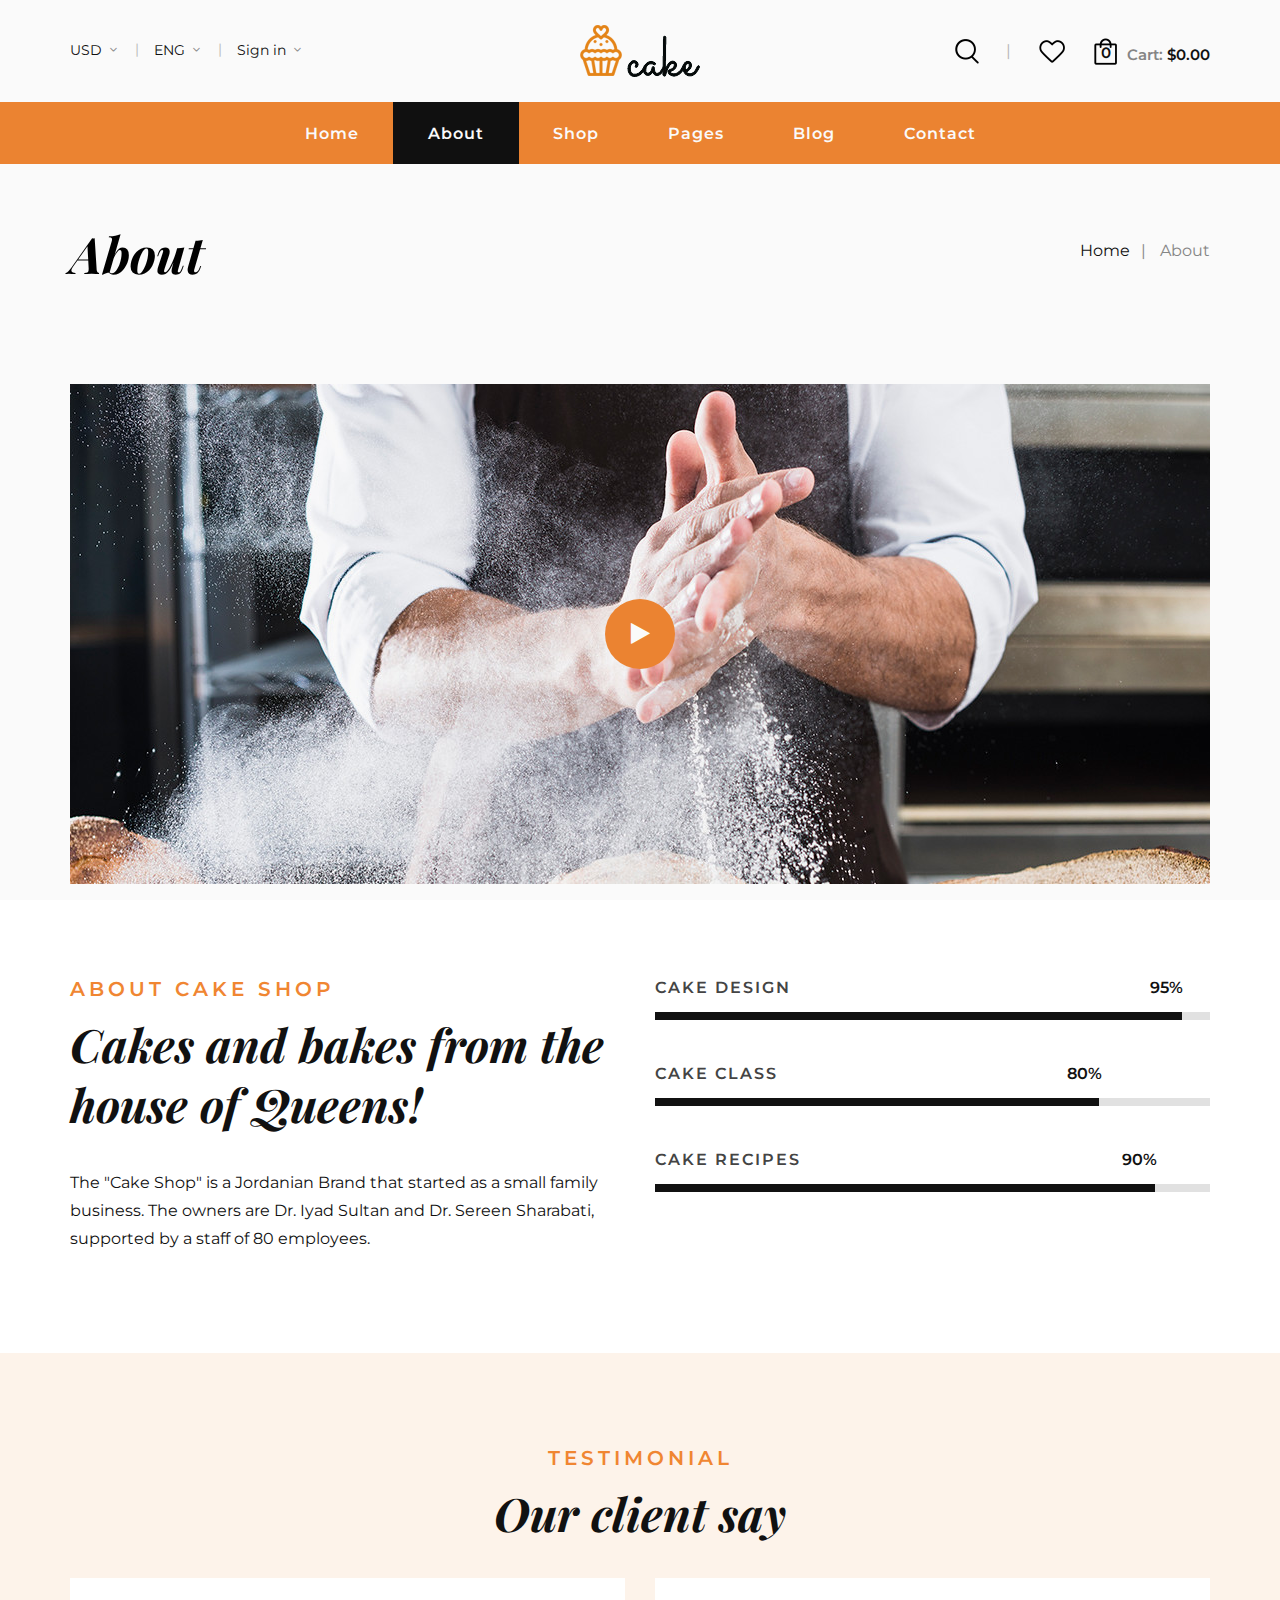
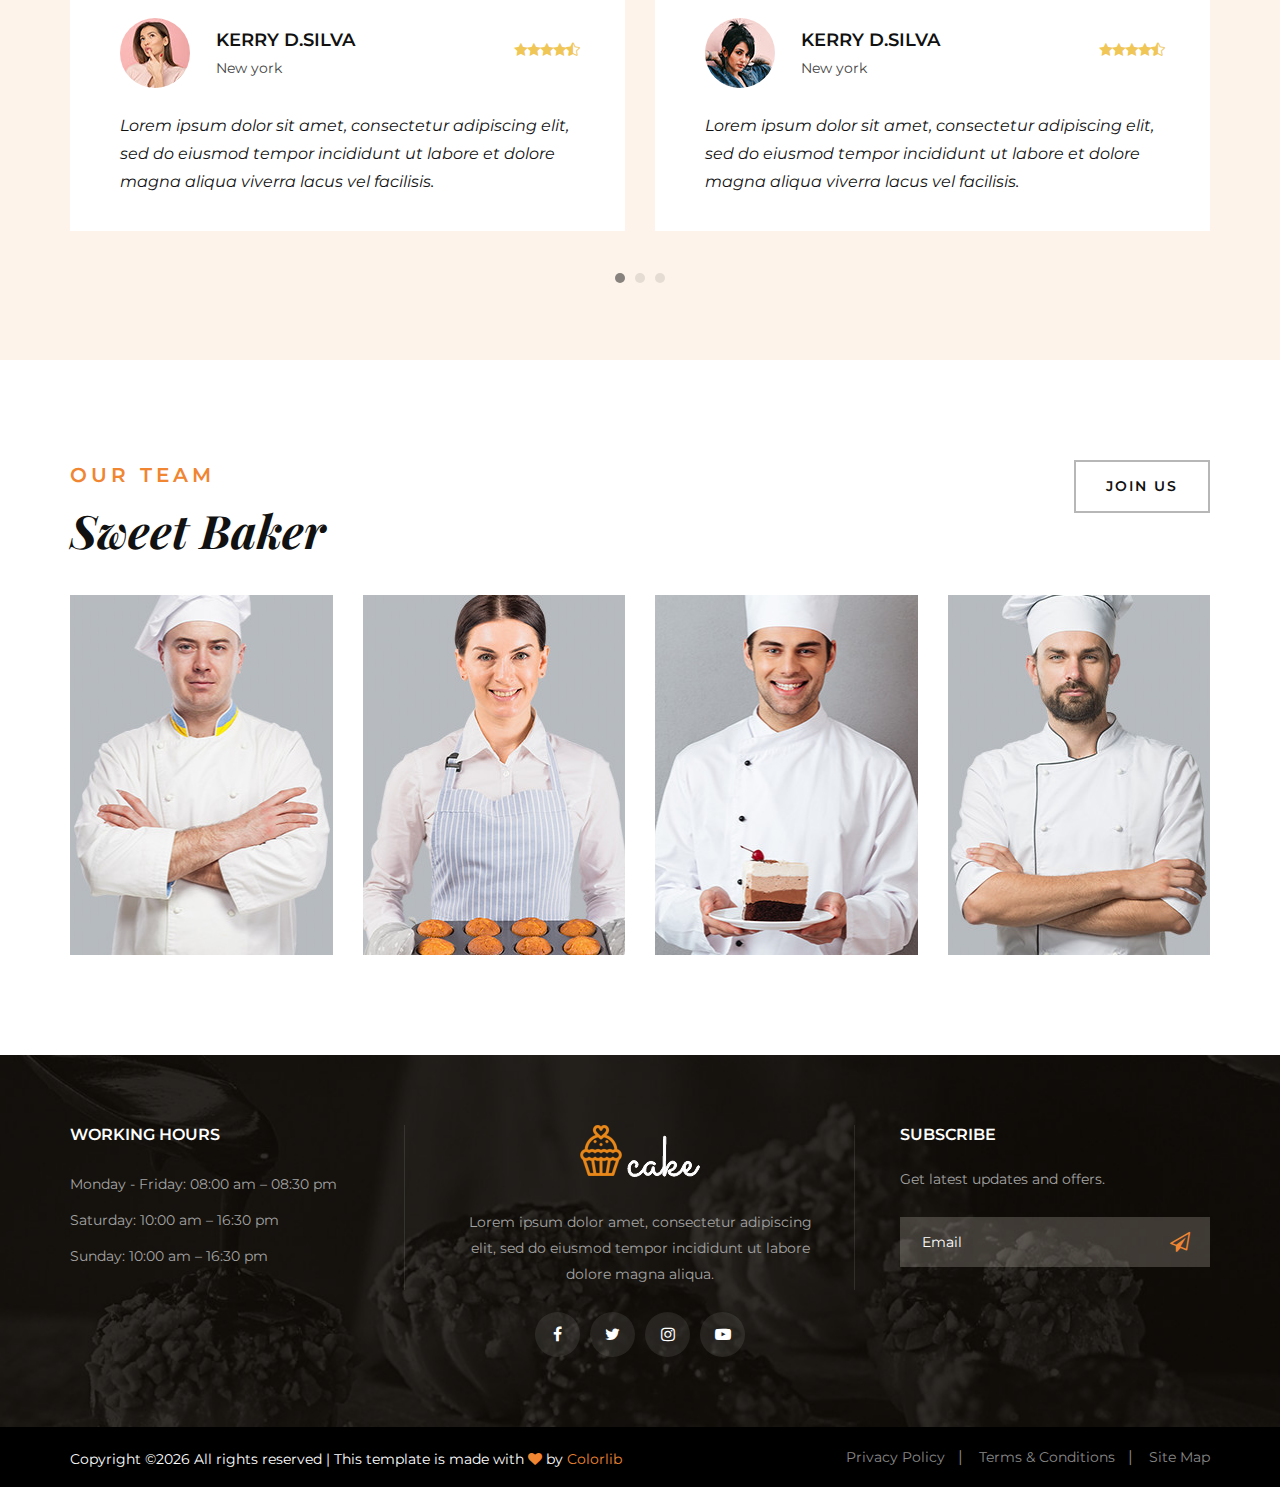
<file: about.html>
<!DOCTYPE html>
<html lang="zxx">


<!-- Mirrored from preview.colorlib.com/theme/cake/about.html by HTTrack Website Copier/3.x [XR&CO'2014], Mon, 10 Feb 2025 05:33:27 GMT -->
<head>
    <meta charset="UTF-8">
    <meta name="description" content="Cake Template">
    <meta name="keywords" content="Cake, unica, creative, html">
    <meta name="viewport" content="width=device-width, initial-scale=1.0">
    <meta http-equiv="X-UA-Compatible" content="ie=edge">
    <title>Cake | Template</title>

    <!-- Google Font -->
    <link href="https://fonts.googleapis.com/css2?family=Playfair+Display:wght@400;500;600;700;800;900&amp;display=swap"
    rel="stylesheet">
    <link href="https://fonts.googleapis.com/css2?family=Montserrat:wght@300;400;500;600;700;800;900&amp;display=swap"
    rel="stylesheet">

    <!-- Css Styles -->
    <link rel="stylesheet" href="css/bootstrap.min.css" type="text/css">
    <link rel="stylesheet" href="css/flaticon.css" type="text/css">
    <link rel="stylesheet" href="css/barfiller.css" type="text/css">
    <link rel="stylesheet" href="css/magnific-popup.css" type="text/css">
    <link rel="stylesheet" href="css/font-awesome.min.css" type="text/css">
    <link rel="stylesheet" href="css/elegant-icons.css" type="text/css">
    <link rel="stylesheet" href="css/nice-select.css" type="text/css">
    <link rel="stylesheet" href="css/owl.carousel.min.css" type="text/css">
    <link rel="stylesheet" href="css/slicknav.min.css" type="text/css">
    <link rel="stylesheet" href="css/style.css" type="text/css">
</head>

<body>
    <!-- Page Preloder -->
    <div id="preloder">
        <div class="loader"></div>
    </div>

    <!-- Offcanvas Menu Begin -->
    <div class="offcanvas-menu-overlay"></div>
    <div class="offcanvas-menu-wrapper">
        <div class="offcanvas__cart">
            <div class="offcanvas__cart__links">
                <a href="#" class="search-switch"><img src="img/icon/search.png" alt=""></a>
                <a href="#"><img src="img/icon/heart.png" alt=""></a>
            </div>
            <div class="offcanvas__cart__item">
                <a href="#"><img src="img/icon/cart.png" alt=""> <span>0</span></a>
                <div class="cart__price">Cart: <span>$0.00</span></div>
            </div>
        </div>
        <div class="offcanvas__logo">
            <a href="index-2.html"><img src="img/logo.png" alt=""></a>
        </div>
        <div id="mobile-menu-wrap"></div>
        <div class="offcanvas__option">
            <ul>
                <li>USD <span class="arrow_carrot-down"></span>
                    <ul>
                        <li>EUR</li>
                        <li>USD</li>
                    </ul>
                </li>
                <li>ENG <span class="arrow_carrot-down"></span>
                    <ul>
                        <li>Spanish</li>
                        <li>ENG</li>
                    </ul>
                </li>
                <li><a href="#">Sign in</a> <span class="arrow_carrot-down"></span></li>
            </ul>
        </div>
    </div>
    <!-- Offcanvas Menu End -->

    <!-- Header Section Begin -->
    <header class="header">
        <div class="header__top">
            <div class="container">
                <div class="row">
                    <div class="col-lg-12">
                        <div class="header__top__inner">
                            <div class="header__top__left">
                                <ul>
                                    <li>USD <span class="arrow_carrot-down"></span>
                                        <ul>
                                            <li>EUR</li>
                                            <li>USD</li>
                                        </ul>
                                    </li>
                                    <li>ENG <span class="arrow_carrot-down"></span>
                                        <ul>
                                            <li>Spanish</li>
                                            <li>ENG</li>
                                        </ul>
                                    </li>
                                    <li><a href="#">Sign in</a> <span class="arrow_carrot-down"></span></li>
                                </ul>
                            </div>
                            <div class="header__logo">
                                <a href="index-2.html"><img src="img/logo.png" alt=""></a>
                            </div>
                            <div class="header__top__right">
                                <div class="header__top__right__links">
                                    <a href="#" class="search-switch"><img src="img/icon/search.png" alt=""></a>
                                    <a href="#"><img src="img/icon/heart.png" alt=""></a>
                                </div>
                                <div class="header__top__right__cart">
                                    <a href="#"><img src="img/icon/cart.png" alt=""> <span>0</span></a>
                                    <div class="cart__price">Cart: <span>$0.00</span></div>
                                </div>
                            </div>
                        </div>
                    </div>
                </div>
                <div class="canvas__open"><i class="fa fa-bars"></i></div>
            </div>
        </div>
        <div class="container">
            <div class="row">
                <div class="col-lg-12">
                    <nav class="header__menu mobile-menu">
                        <ul>
                            <li><a href="index-2.html">Home</a></li>
                            <li class="active"><a href="about.html">About</a></li>
                            <li><a href="shop.html">Shop</a></li>
                            <li><a href="#">Pages</a>
                                <ul class="dropdown">
                                    <li><a href="shop-details.html">Shop Details</a></li>
                                    <li><a href="shoping-cart.html">Shoping Cart</a></li>
                                    <li><a href="checkout.html">Check Out</a></li>
                                    <li><a href="wisslist.html">Wisslist</a></li>
                                    <li><a href="Class.html">Class</a></li>
                                    <li><a href="blog-details.html">Blog Details</a></li>
                                </ul>
                            </li>
                            <li><a href="blog.html">Blog</a></li>
                            <li><a href="contact.html">Contact</a></li>
                        </ul>
                    </nav>
                </div>
            </div>
        </div>
    </header>
    <!-- Header Section End -->

    <!-- Breadcrumb Begin -->
    <div class="breadcrumb-option">
        <div class="container">
            <div class="row">
                <div class="col-lg-6 col-md-6 col-sm-6">
                    <div class="breadcrumb__text">
                        <h2>About</h2>
                    </div>
                </div>
                <div class="col-lg-6 col-md-6 col-sm-6">
                    <div class="breadcrumb__links">
                        <a href="index-2.html">Home</a>
                        <span>About</span>
                    </div>
                </div>
            </div>
        </div>
    </div>
    <!-- Breadcrumb End -->

    <!-- About Section Begin -->
    <section class="about spad">
        <div class="container">
            <div class="row">
                <div class="col-lg-12">
                    <div class="about__video set-bg" data-setbg="img/about-video.jpg">
                        <a href="https://www.youtube.com/watch?v=8PJ3_p7VqHw&amp;list=RD8PJ3_p7VqHw&amp;start_radio=1"
                        class="play-btn video-popup"><i class="fa fa-play"></i></a>
                    </div>
                </div>
            </div>
            <div class="row">
                <div class="col-lg-6 col-md-6">
                    <div class="about__text">
                        <div class="section-title">
                            <span>About Cake shop</span>
                            <h2>Cakes and bakes from the house of Queens!</h2>
                        </div>
                        <p>The "Cake Shop" is a Jordanian Brand that started as a small family business. The owners are
                        Dr. Iyad Sultan and Dr. Sereen Sharabati, supported by a staff of 80 employees.</p>
                    </div>
                </div>
                <div class="col-lg-6 col-md-6">
                    <div class="about__bar">
                        <div class="about__bar__item">
                            <p>Cake design</p>
                            <div id="bar1" class="barfiller">
                                <div class="tipWrap"><span class="tip"></span></div>
                                <span class="fill" data-percentage="95"></span>
                            </div>
                        </div>
                        <div class="about__bar__item">
                            <p>Cake Class</p>
                            <div id="bar2" class="barfiller">
                                <div class="tipWrap"><span class="tip"></span></div>
                                <span class="fill" data-percentage="80"></span>
                            </div>
                        </div>
                        <div class="about__bar__item">
                            <p>Cake Recipes</p>
                            <div id="bar3" class="barfiller">
                                <div class="tipWrap"><span class="tip"></span></div>
                                <span class="fill" data-percentage="90"></span>
                            </div>
                        </div>
                    </div>
                </div>
            </div>
        </div>
    </section>
    <!-- About Section End -->

    <!-- Testimonial Section Begin -->
    <section class="testimonial spad">
        <div class="container">
            <div class="row">
                <div class="col-lg-12 text-center">
                    <div class="section-title">
                        <span>Testimonial</span>
                        <h2>Our client say</h2>
                    </div>
                </div>
            </div>
            <div class="row">
                <div class="testimonial__slider owl-carousel">
                    <div class="col-lg-6">
                        <div class="testimonial__item">
                            <div class="testimonial__author">
                                <div class="testimonial__author__pic">
                                    <img src="img/testimonial/ta-1.jpg" alt="">
                                </div>
                                <div class="testimonial__author__text">
                                    <h5>Kerry D.Silva</h5>
                                    <span>New york</span>
                                </div>
                            </div>
                            <div class="rating">
                                <span class="icon_star"></span>
                                <span class="icon_star"></span>
                                <span class="icon_star"></span>
                                <span class="icon_star"></span>
                                <span class="icon_star-half_alt"></span>
                            </div>
                            <p>Lorem ipsum dolor sit amet, consectetur adipiscing elit, sed do eiusmod tempor incididunt
                            ut labore et dolore magna aliqua viverra lacus vel facilisis.</p>
                        </div>
                    </div>
                    <div class="col-lg-6">
                        <div class="testimonial__item">
                            <div class="testimonial__author">
                                <div class="testimonial__author__pic">
                                    <img src="img/testimonial/ta-2.jpg" alt="">
                                </div>
                                <div class="testimonial__author__text">
                                    <h5>Kerry D.Silva</h5>
                                    <span>New york</span>
                                </div>
                            </div>
                            <div class="rating">
                                <span class="icon_star"></span>
                                <span class="icon_star"></span>
                                <span class="icon_star"></span>
                                <span class="icon_star"></span>
                                <span class="icon_star-half_alt"></span>
                            </div>
                            <p>Lorem ipsum dolor sit amet, consectetur adipiscing elit, sed do eiusmod tempor incididunt
                            ut labore et dolore magna aliqua viverra lacus vel facilisis.</p>
                        </div>
                    </div>
                    <div class="col-lg-6">
                        <div class="testimonial__item">
                            <div class="testimonial__author">
                                <div class="testimonial__author__pic">
                                    <img src="img/testimonial/ta-1.jpg" alt="">
                                </div>
                                <div class="testimonial__author__text">
                                    <h5>Ophelia Nunez</h5>
                                    <span>London</span>
                                </div>
                            </div>
                            <div class="rating">
                                <span class="icon_star"></span>
                                <span class="icon_star"></span>
                                <span class="icon_star"></span>
                                <span class="icon_star"></span>
                                <span class="icon_star-half_alt"></span>
                            </div>
                            <p>Lorem ipsum dolor sit amet, consectetur adipiscing elit, sed do eiusmod tempor incididunt
                            ut labore et dolore magna aliqua viverra lacus vel facilisis.</p>
                        </div>
                    </div>
                    <div class="col-lg-6">
                        <div class="testimonial__item">
                            <div class="testimonial__author">
                                <div class="testimonial__author__pic">
                                    <img src="img/testimonial/ta-2.jpg" alt="">
                                </div>
                                <div class="testimonial__author__text">
                                    <h5>Kerry D.Silva</h5>
                                    <span>New york</span>
                                </div>
                            </div>
                            <div class="rating">
                                <span class="icon_star"></span>
                                <span class="icon_star"></span>
                                <span class="icon_star"></span>
                                <span class="icon_star"></span>
                                <span class="icon_star-half_alt"></span>
                            </div>
                            <p>Lorem ipsum dolor sit amet, consectetur adipiscing elit, sed do eiusmod tempor incididunt
                            ut labore et dolore magna aliqua viverra lacus vel facilisis.</p>
                        </div>
                    </div>
                    <div class="col-lg-6">
                        <div class="testimonial__item">
                            <div class="testimonial__author">
                                <div class="testimonial__author__pic">
                                    <img src="img/testimonial/ta-1.jpg" alt="">
                                </div>
                                <div class="testimonial__author__text">
                                    <h5>Ophelia Nunez</h5>
                                    <span>London</span>
                                </div>
                            </div>
                            <div class="rating">
                                <span class="icon_star"></span>
                                <span class="icon_star"></span>
                                <span class="icon_star"></span>
                                <span class="icon_star"></span>
                                <span class="icon_star-half_alt"></span>
                            </div>
                            <p>Lorem ipsum dolor sit amet, consectetur adipiscing elit, sed do eiusmod tempor incididunt
                            ut labore et dolore magna aliqua viverra lacus vel facilisis.</p>
                        </div>
                    </div>
                    <div class="col-lg-6">
                        <div class="testimonial__item">
                            <div class="testimonial__author">
                                <div class="testimonial__author__pic">
                                    <img src="img/testimonial/ta-2.jpg" alt="">
                                </div>
                                <div class="testimonial__author__text">
                                    <h5>Kerry D.Silva</h5>
                                    <span>New york</span>
                                </div>
                            </div>
                            <div class="rating">
                                <span class="icon_star"></span>
                                <span class="icon_star"></span>
                                <span class="icon_star"></span>
                                <span class="icon_star"></span>
                                <span class="icon_star-half_alt"></span>
                            </div>
                            <p>Lorem ipsum dolor sit amet, consectetur adipiscing elit, sed do eiusmod tempor incididunt
                            ut labore et dolore magna aliqua viverra lacus vel facilisis.</p>
                        </div>
                    </div>
                </div>
            </div>
        </div>
    </section>
    <!-- Testimonial Section End -->

    <!-- Team Section Begin -->
    <section class="team spad">
        <div class="container">
            <div class="row">
                <div class="col-lg-7 col-md-7 col-sm-7">
                    <div class="section-title">
                        <span>Our team</span>
                        <h2>Sweet Baker </h2>
                    </div>
                </div>
                <div class="col-lg-5 col-md-5 col-sm-5">
                    <div class="team__btn">
                        <a href="#" class="primary-btn">Join Us</a>
                    </div>
                </div>
            </div>
            <div class="row">
                <div class="col-lg-3  col-md-6 col-sm-6">
                    <div class="team__item set-bg" data-setbg="img/team/team-1.jpg">
                        <div class="team__item__text">
                            <h6>Randy Butler</h6>
                            <span>Decorater</span>
                            <div class="team__item__social">
                                <a href="#"><i class="fa fa-facebook"></i></a>
                                <a href="#"><i class="fa fa-twitter"></i></a>
                                <a href="#"><i class="fa fa-instagram"></i></a>
                                <a href="#"><i class="fa fa-youtube-play"></i></a>
                            </div>
                        </div>
                    </div>
                </div>
                <div class="col-lg-3  col-md-6 col-sm-6">
                    <div class="team__item set-bg" data-setbg="img/team/team-2.jpg">
                        <div class="team__item__text">
                            <h6>Randy Butler</h6>
                            <span>Decorater</span>
                            <div class="team__item__social">
                                <a href="#"><i class="fa fa-facebook"></i></a>
                                <a href="#"><i class="fa fa-twitter"></i></a>
                                <a href="#"><i class="fa fa-instagram"></i></a>
                                <a href="#"><i class="fa fa-youtube-play"></i></a>
                            </div>
                        </div>
                    </div>
                </div>
                <div class="col-lg-3  col-md-6 col-sm-6">
                    <div class="team__item set-bg" data-setbg="img/team/team-3.jpg">
                        <div class="team__item__text">
                            <h6>Randy Butler</h6>
                            <span>Decorater</span>
                            <div class="team__item__social">
                                <a href="#"><i class="fa fa-facebook"></i></a>
                                <a href="#"><i class="fa fa-twitter"></i></a>
                                <a href="#"><i class="fa fa-instagram"></i></a>
                                <a href="#"><i class="fa fa-youtube-play"></i></a>
                            </div>
                        </div>
                    </div>
                </div>
                <div class="col-lg-3  col-md-6 col-sm-6">
                    <div class="team__item set-bg" data-setbg="img/team/team-4.jpg">
                        <div class="team__item__text">
                            <h6>Randy Butler</h6>
                            <span>Decorater</span>
                            <div class="team__item__social">
                                <a href="#"><i class="fa fa-facebook"></i></a>
                                <a href="#"><i class="fa fa-twitter"></i></a>
                                <a href="#"><i class="fa fa-instagram"></i></a>
                                <a href="#"><i class="fa fa-youtube-play"></i></a>
                            </div>
                        </div>
                    </div>
                </div>
            </div>
        </div>
    </section>
    <!-- Team Section End -->

    <!-- Footer Section Begin -->
    <footer class="footer set-bg" data-setbg="img/footer-bg.jpg">
        <div class="container">
            <div class="row">
                <div class="col-lg-4 col-md-6 col-sm-6">
                    <div class="footer__widget">
                        <h6>WORKING HOURS</h6>
                        <ul>
                            <li>Monday - Friday: 08:00 am – 08:30 pm</li>
                            <li>Saturday: 10:00 am – 16:30 pm</li>
                            <li>Sunday: 10:00 am – 16:30 pm</li>
                        </ul>
                    </div>
                </div>
                <div class="col-lg-4 col-md-6 col-sm-6">
                    <div class="footer__about">
                        <div class="footer__logo">
                            <a href="#"><img src="img/footer-logo.png" alt=""></a>
                        </div>
                        <p>Lorem ipsum dolor amet, consectetur adipiscing elit, sed do eiusmod tempor incididunt ut
                        labore dolore magna aliqua.</p>
                        <div class="footer__social">
                            <a href="#"><i class="fa fa-facebook"></i></a>
                            <a href="#"><i class="fa fa-twitter"></i></a>
                            <a href="#"><i class="fa fa-instagram"></i></a>
                            <a href="#"><i class="fa fa-youtube-play"></i></a>
                        </div>
                    </div>
                </div>
                <div class="col-lg-4 col-md-6 col-sm-6">
                    <div class="footer__newslatter">
                        <h6>Subscribe</h6>
                        <p>Get latest updates and offers.</p>
                        <form action="#">
                            <input type="text" placeholder="Email">
                            <button type="submit"><i class="fa fa-send-o"></i></button>
                        </form>
                    </div>
                </div>
            </div>
        </div>
        <div class="copyright">
            <div class="container">
                <div class="row">
                    <div class="col-lg-7">
                        <p class="copyright__text text-white"><!-- Link back to Colorlib can't be removed. Template is licensed under CC BY 3.0. -->
                          Copyright &copy;<script>document.write(new Date().getFullYear());</script> All rights reserved | This template is made with <i class="fa fa-heart" aria-hidden="true"></i> by <a href="https://colorlib.com/" target="_blank">Colorlib</a>
                          <!-- Link back to Colorlib can't be removed. Template is licensed under CC BY 3.0. -->
                      </p>
                  </div>
                  <div class="col-lg-5">
                    <div class="copyright__widget">
                        <ul>
                            <li><a href="#">Privacy Policy</a></li>
                            <li><a href="#">Terms & Conditions</a></li>
                            <li><a href="#">Site Map</a></li>
                        </ul>
                    </div>
                </div>
            </div>
        </div>
    </div>
</footer>
<!-- Footer Section End -->

<!-- Search Begin -->
<div class="search-model">
    <div class="h-100 d-flex align-items-center justify-content-center">
        <div class="search-close-switch">+</div>
        <form class="search-model-form">
            <input type="text" id="search-input" placeholder="Search here.....">
        </form>
    </div>
</div>
<!-- Search End -->

<!-- Js Plugins -->
<script src="js/jquery-3.3.1.min.js"></script>
<script src="js/bootstrap.min.js"></script>
<script src="js/jquery.nice-select.min.js"></script>
<script src="js/jquery.barfiller.js"></script>
<script src="js/jquery.magnific-popup.min.js"></script>
<script src="js/jquery.slicknav.js"></script>
<script src="js/owl.carousel.min.js"></script>
<script src="js/jquery.nicescroll.min.js"></script>
<script src="js/main.js"></script>

<!-- Global site tag (gtag.js) - Google Analytics -->
<script async src="https://www.googletagmanager.com/gtag/js?id=UA-23581568-13"></script>
<script>
  window.dataLayer = window.dataLayer || [];
  function gtag(){dataLayer.push(arguments);}
  gtag('js', new Date());

  gtag('config', 'UA-23581568-13');
</script>

<script defer src="https://static.cloudflareinsights.com/beacon.min.js/vcd15cbe7772f49c399c6a5babf22c1241717689176015" integrity="sha512-ZpsOmlRQV6y907TI0dKBHq9Md29nnaEIPlkf84rnaERnq6zvWvPUqr2ft8M1aS28oN72PdrCzSjY4U6VaAw1EQ==" data-cf-beacon='{"rayId":"90f9b8af9938fde0","version":"2025.1.0","serverTiming":{"name":{"cfExtPri":true,"cfL4":true,"cfSpeedBrain":true,"cfCacheStatus":true}},"token":"cd0b4b3a733644fc843ef0b185f98241","b":1}' crossorigin="anonymous"></script>
</body>


<!-- Mirrored from preview.colorlib.com/theme/cake/about.html by HTTrack Website Copier/3.x [XR&CO'2014], Mon, 10 Feb 2025 05:33:27 GMT -->
</html>
</file>
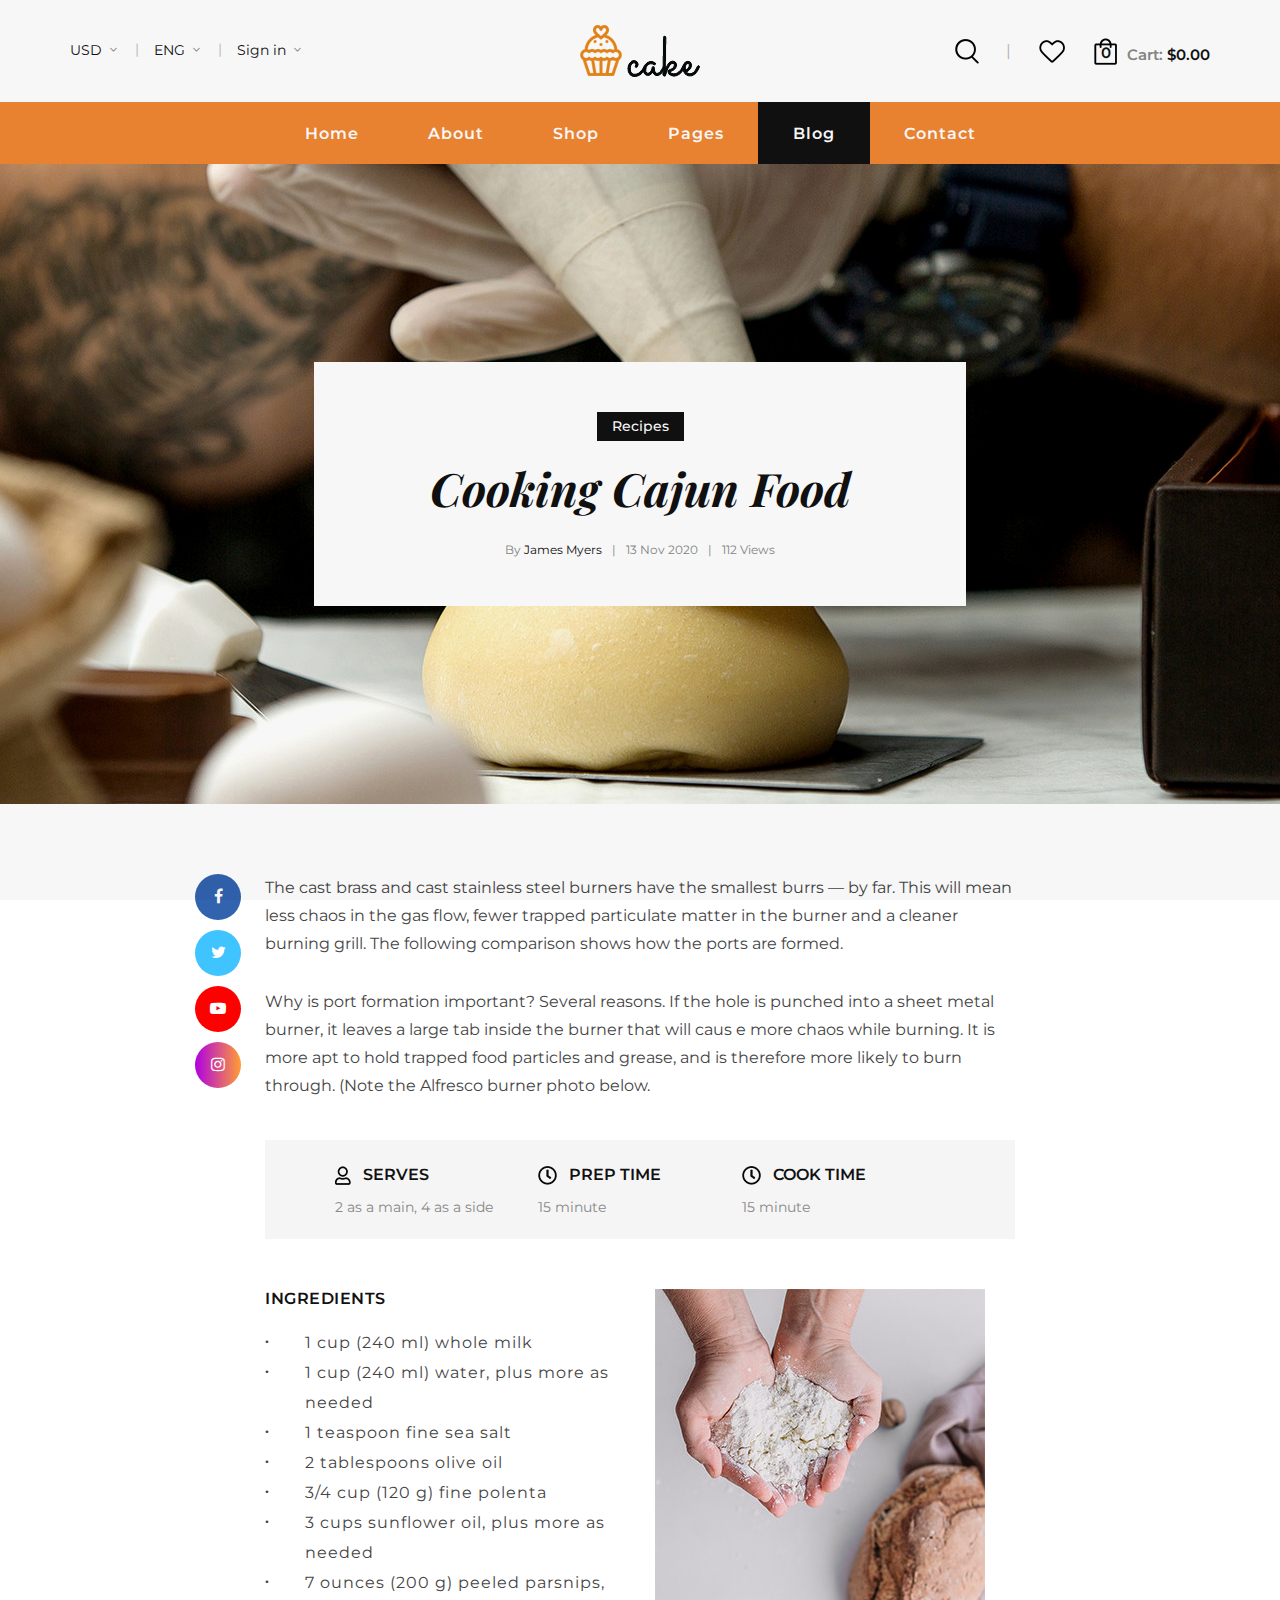
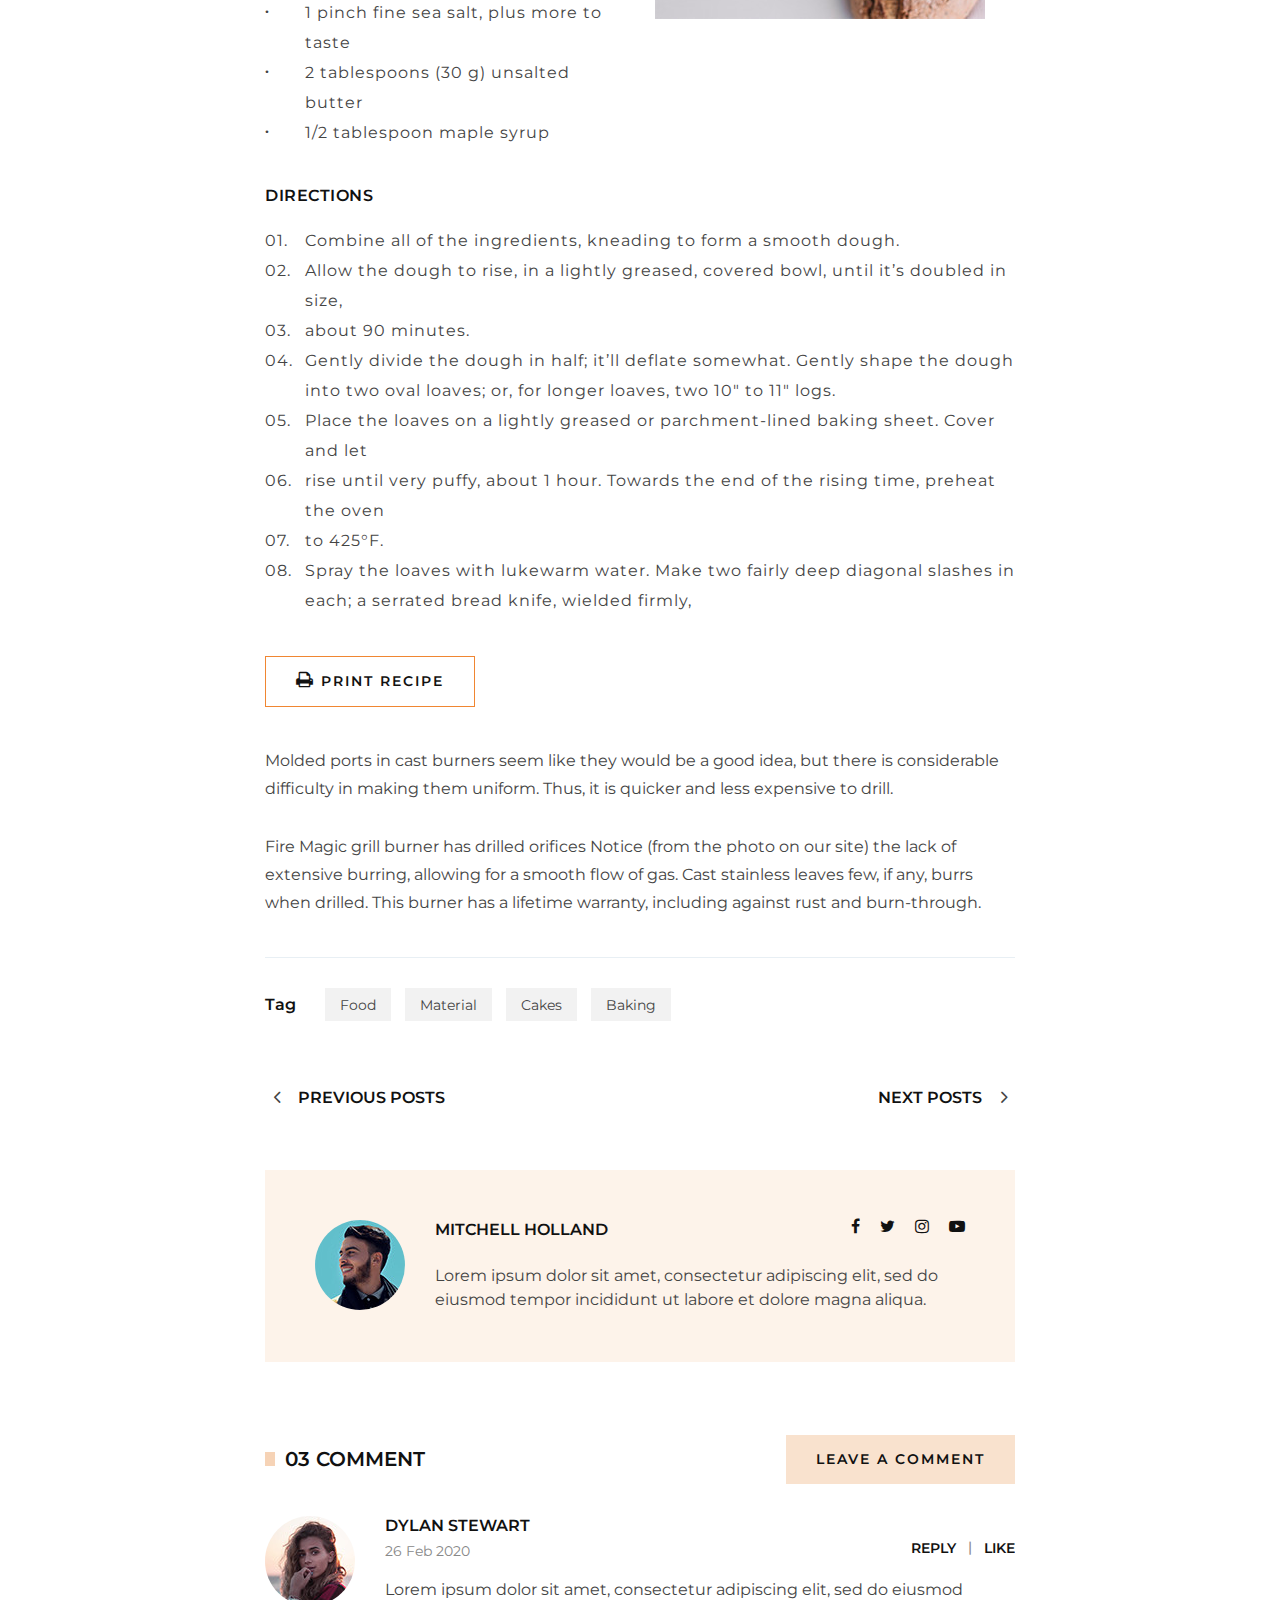
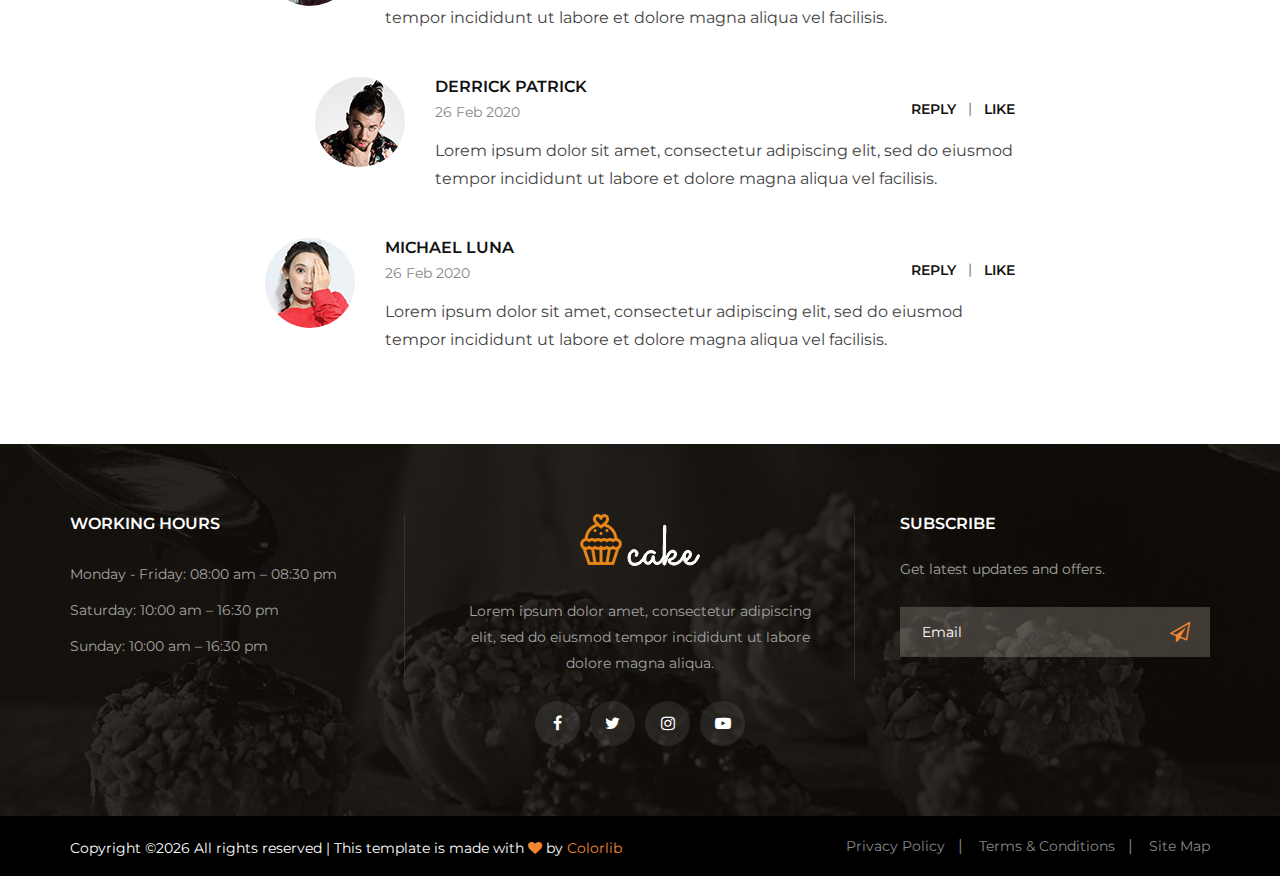
<file: blog-details.html>
<!DOCTYPE html>
<html lang="zxx">


<!-- Mirrored from preview.colorlib.com/theme/cake/blog-details.html by HTTrack Website Copier/3.x [XR&CO'2014], Mon, 10 Feb 2025 05:33:36 GMT -->
<head>
    <meta charset="UTF-8">
    <meta name="description" content="Cake Template">
    <meta name="keywords" content="Cake, unica, creative, html">
    <meta name="viewport" content="width=device-width, initial-scale=1.0">
    <meta http-equiv="X-UA-Compatible" content="ie=edge">
    <title>Cake | Template</title>

    <!-- Google Font -->
    <link href="https://fonts.googleapis.com/css2?family=Playfair+Display:wght@400;500;600;700;800;900&amp;display=swap"
    rel="stylesheet">
    <link href="https://fonts.googleapis.com/css2?family=Montserrat:wght@300;400;500;600;700;800;900&amp;display=swap"
    rel="stylesheet">

    <!-- Css Styles -->
    <link rel="stylesheet" href="css/bootstrap.min.css" type="text/css">
    <link rel="stylesheet" href="css/flaticon.css" type="text/css">
    <link rel="stylesheet" href="css/barfiller.css" type="text/css">
    <link rel="stylesheet" href="css/magnific-popup.css" type="text/css">
    <link rel="stylesheet" href="css/font-awesome.min.css" type="text/css">
    <link rel="stylesheet" href="css/elegant-icons.css" type="text/css">
    <link rel="stylesheet" href="css/nice-select.css" type="text/css">
    <link rel="stylesheet" href="css/owl.carousel.min.css" type="text/css">
    <link rel="stylesheet" href="css/slicknav.min.css" type="text/css">
    <link rel="stylesheet" href="css/style.css" type="text/css">
</head>

<body>
    <!-- Page Preloder -->
    <div id="preloder">
        <div class="loader"></div>
    </div>

    <!-- Offcanvas Menu Begin -->
    <div class="offcanvas-menu-overlay"></div>
    <div class="offcanvas-menu-wrapper">
        <div class="offcanvas__cart">
            <div class="offcanvas__cart__links">
                <a href="#" class="search-switch"><img src="img/icon/search.png" alt=""></a>
                <a href="#"><img src="img/icon/heart.png" alt=""></a>
            </div>
            <div class="offcanvas__cart__item">
                <a href="#"><img src="img/icon/cart.png" alt=""> <span>0</span></a>
                <div class="cart__price">Cart: <span>$0.00</span></div>
            </div>
        </div>
        <div class="offcanvas__logo">
            <a href="index-2.html"><img src="img/logo.png" alt=""></a>
        </div>
        <div id="mobile-menu-wrap"></div>
        <div class="offcanvas__option">
            <ul>
                <li>USD <span class="arrow_carrot-down"></span>
                    <ul>
                        <li>EUR</li>
                        <li>USD</li>
                    </ul>
                </li>
                <li>ENG <span class="arrow_carrot-down"></span>
                    <ul>
                        <li>Spanish</li>
                        <li>ENG</li>
                    </ul>
                </li>
                <li><a href="#">Sign in</a> <span class="arrow_carrot-down"></span></li>
            </ul>
        </div>
    </div>
    <!-- Offcanvas Menu End -->

    <!-- Header Section Begin -->
    <header class="header">
        <div class="header__top">
            <div class="container">
                <div class="row">
                    <div class="col-lg-12">
                        <div class="header__top__inner">
                            <div class="header__top__left">
                                <ul>
                                    <li>USD <span class="arrow_carrot-down"></span>
                                        <ul>
                                            <li>EUR</li>
                                            <li>USD</li>
                                        </ul>
                                    </li>
                                    <li>ENG <span class="arrow_carrot-down"></span>
                                        <ul>
                                            <li>Spanish</li>
                                            <li>ENG</li>
                                        </ul>
                                    </li>
                                    <li><a href="#">Sign in</a> <span class="arrow_carrot-down"></span></li>
                                </ul>
                            </div>
                            <div class="header__logo">
                                <a href="index-2.html"><img src="img/logo.png" alt=""></a>
                            </div>
                            <div class="header__top__right">
                                <div class="header__top__right__links">
                                    <a href="#" class="search-switch"><img src="img/icon/search.png" alt=""></a>
                                    <a href="#"><img src="img/icon/heart.png" alt=""></a>
                                </div>
                                <div class="header__top__right__cart">
                                    <a href="#"><img src="img/icon/cart.png" alt=""> <span>0</span></a>
                                    <div class="cart__price">Cart: <span>$0.00</span></div>
                                </div>
                            </div>
                        </div>
                    </div>
                </div>
                <div class="canvas__open"><i class="fa fa-bars"></i></div>
            </div>
        </div>
        <div class="container">
            <div class="row">
                <div class="col-lg-12">
                    <nav class="header__menu mobile-menu">
                        <ul>
                            <li><a href="index-2.html">Home</a></li>
                            <li><a href="about.html">About</a></li>
                            <li><a href="shop.html">Shop</a></li>
                            <li><a href="#">Pages</a>
                                <ul class="dropdown">
                                    <li><a href="shop-details.html">Shop Details</a></li>
                                    <li><a href="shoping-cart.html">Shoping Cart</a></li>
                                    <li><a href="checkout.html">Check Out</a></li>
                                    <li><a href="wisslist.html">Wisslist</a></li>
                                    <li><a href="Class.html">Class</a></li>
                                    <li><a href="blog-details.html">Blog Details</a></li>
                                </ul>
                            </li>
                            <li class="active"><a href="blog.html">Blog</a></li>
                            <li><a href="contact.html">Contact</a></li>
                        </ul>
                    </nav>
                </div>
            </div>
        </div>
    </header>
    <!-- Header Section End -->

    <!-- Blog Hero Begin -->
    <div class="blog-hero set-bg" data-setbg="img/blog/details/blog-hero.jpg">
        <div class="container">
            <div class="row d-flex justify-content-center">
                <div class="col-lg-7">
                    <div class="blog__hero__text">
                        <div class="label">Recipes</div>
                        <h2>Cooking Cajun Food</h2>
                        <ul>
                            <li>By <span>James Myers</span></li>
                            <li>13 Nov 2020</li>
                            <li>112 Views</li>
                        </ul>
                    </div>
                </div>
            </div>
        </div>
    </div>
    <!-- Blog Hero End -->

    <!-- Blog Details Section Begin -->
    <section class="blog-details spad">
        <div class="container">
            <div class="row d-flex justify-content-center">
                <div class="col-lg-8">
                    <div class="blog__details__content">
                        <div class="blog__details__share">
                            <a href="#" class="facebook"><i class="fa fa-facebook"></i></a>
                            <a href="#" class="twitter"><i class="fa fa-twitter"></i></a>
                            <a href="#" class="youtube"><i class="fa fa-youtube-play"></i></a>
                            <a href="#" class="instagram"><i class="fa fa-instagram"></i></a>
                        </div>
                        <div class="blog__details__text">
                            <p>The cast brass and cast stainless steel burners have the smallest burrs — by far. This
                                will mean less chaos in the gas flow, fewer trapped particulate matter in the burner and
                            a cleaner burning grill. The following comparison shows how the ports are formed.</p>
                            <p>Why is port formation important? Several reasons. If the hole is punched into a sheet
                                metal burner, it leaves a large tab inside the burner that will caus e more chaos while
                                burning. It is more apt to hold trapped food particles and grease, and is therefore more
                            likely to burn through. (Note the Alfresco burner photo below.</p>
                        </div>
                        <div class="blog__details__recipe">
                            <div class="blog__details__recipe__item">
                                <h6><img src="img/blog/details/user.png" alt=""> SERVES</h6>
                                <span>2 as a main, 4 as a side</span>
                            </div>
                            <div class="blog__details__recipe__item">
                                <h6><img src="img/blog/details/clock.png" alt=""> PREP TIME</h6>
                                <span>15 minute</span>
                            </div>
                            <div class="blog__details__recipe__item">
                                <h6><img src="img/blog/details/clock.png" alt=""> COOK TIME</h6>
                                <span>15 minute</span>
                            </div>
                        </div>
                        <div class="blog__details__recipe__details">
                            <div class="row">
                                <div class="col-lg-6">
                                    <div class="blog__details__ingredients">
                                        <h6>Ingredients</h6>
                                        <ul>
                                            <li><span>.</span> 1 cup (240 ml) whole milk</li>
                                            <li><span>.</span> 1 cup (240 ml) water, plus more as needed</li>
                                            <li><span>.</span> 1 teaspoon fine sea salt</li>
                                            <li><span>.</span> 2 tablespoons olive oil</li>
                                            <li><span>.</span> 3/4 cup (120 g) fine polenta</li>
                                            <li><span>.</span> 3 cups sunflower oil, plus more as needed</li>
                                            <li><span>.</span> 7 ounces (200 g) peeled parsnips,</li>
                                            <li><span>.</span> 1 pinch fine sea salt, plus more to taste</li>
                                            <li><span>.</span> 2 tablespoons (30 g) unsalted butter</li>
                                            <li><span>.</span> 1/2 tablespoon maple syrup</li>
                                        </ul>
                                    </div>
                                </div>
                                <div class="col-lg-6">
                                    <div class="blog__details__ingredients__pic">
                                        <img src="img/blog/details/blog-details.jpg" alt="">
                                    </div>
                                </div>
                            </div>
                        </div>
                        <div class="blog__details__direction">
                            <h6>Directions</h6>
                            <ul>
                                <li><span>01.</span> Combine all of the ingredients, kneading to form a smooth dough.
                                </li>
                                <li><span>02.</span> Allow the dough to rise, in a lightly greased, covered bowl, until
                                it’s doubled in size,</li>
                                <li><span>03.</span> about 90 minutes.</li>
                                <li><span>04.</span> Gently divide the dough in half; it’ll deflate somewhat. Gently
                                    shape the dough into two oval loaves; or, for longer loaves, two 10″ to 11″ logs.
                                </li>
                                <li><span>05.</span> Place the loaves on a lightly greased or parchment-lined baking
                                sheet. Cover and let</li>
                                <li><span>06.</span> rise until very puffy, about 1 hour. Towards the end of the rising
                                time, preheat the oven</li>
                                <li><span>07.</span> to 425°F.</li>
                                <li><span>08.</span> Spray the loaves with lukewarm water. Make two fairly deep diagonal
                                slashes in each; a serrated bread knife, wielded firmly,</li>
                            </ul>
                        </div>
                        <div class="blog__details__print">
                            <a href="#" class="primary-btn"><i class="fa fa-print"></i> Print recipe</a>
                        </div>
                        <div class="blog__details__text">
                            <p>Molded ports in cast burners seem like they would be a good idea, but there is
                                considerable difficulty in making them uniform. Thus, it is quicker and less expensive
                            to drill.</p>
                            <p>Fire Magic grill burner has drilled orifices Notice (from the photo on our site) the lack
                                of extensive burring, allowing for a smooth flow of gas. Cast stainless leaves few, if
                                any, burrs when drilled. This burner has a lifetime warranty, including against rust and
                            burn-through.</p>
                        </div>
                        <div class="blog__details__tags">
                            <span>Tag</span>
                            <a href="#">Food</a>
                            <a href="#">Material</a>
                            <a href="#">Cakes</a>
                            <a href="#">Baking</a>
                        </div>
                        <div class="blog__details__btns">
                            <div class="row">
                                <div class="col-lg-6 col-md-6 col-sm-6">
                                    <div class="blog__details__btns__item">
                                        <a href="#"><span class="arrow_carrot-left"></span> Previous posts</a>
                                    </div>
                                </div>
                                <div class="col-lg-6 col-md-6 col-sm-6">
                                    <div class="blog__details__btns__item blog__details__btns__item--next">
                                        <a href="#">Next posts <span class="arrow_carrot-right"></span></a>
                                    </div>
                                </div>
                            </div>
                        </div>
                        <div class="blog__details__author">
                            <div class="blog__details__author__pic">
                                <img src="img/blog/details/blog-author.jpg" alt="">
                            </div>
                            <div class="blog__details__author__text">
                                <h6>Mitchell Holland</h6>
                                <div class="blog__details__author__social">
                                    <a href="#"><i class="fa fa-facebook"></i></a>
                                    <a href="#"><i class="fa fa-twitter"></i></a>
                                    <a href="#"><i class="fa fa-instagram"></i></a>
                                    <a href="#"><i class="fa fa-youtube-play"></i></a>
                                </div>
                                <p>Lorem ipsum dolor sit amet, consectetur adipiscing elit, sed do eiusmod tempor
                                incididunt ut labore et dolore magna aliqua.</p>
                            </div>
                        </div>
                        <div class="blog__details__comment">
                            <h5>03 Comment</h5>
                            <a href="#" class="primary-btn">Leave a comment</a>
                            <div class="blog__details__comment__item">
                                <div class="blog__details__comment__item__pic">
                                    <img src="img/blog/details/comment-1.jpg" alt="">
                                </div>
                                <div class="blog__details__comment__item__text">
                                    <h6>Dylan Stewart</h6>
                                    <span>26 Feb 2020</span>
                                    <p>Lorem ipsum dolor sit amet, consectetur adipiscing elit, sed do eiusmod tempor
                                    incididunt ut labore et dolore magna aliqua vel facilisis.</p>
                                    <div class="blog__details__comment__btns">
                                        <a href="#">Reply</a>
                                        <a href="#">Like</a>
                                    </div>
                                </div>
                            </div>
                            <div class="blog__details__comment__item blog__details__comment__item--reply">
                                <div class="blog__details__comment__item__pic">
                                    <img src="img/blog/details/comment-2.jpg" alt="">
                                </div>
                                <div class="blog__details__comment__item__text">
                                    <h6>Derrick Patrick</h6>
                                    <span>26 Feb 2020</span>
                                    <p>Lorem ipsum dolor sit amet, consectetur adipiscing elit, sed do eiusmod tempor
                                    incididunt ut labore et dolore magna aliqua vel facilisis.</p>
                                    <div class="blog__details__comment__btns">
                                        <a href="#">Reply</a>
                                        <a href="#">Like</a>
                                    </div>
                                </div>
                            </div>
                            <div class="blog__details__comment__item">
                                <div class="blog__details__comment__item__pic">
                                    <img src="img/blog/details/comment-3.jpg" alt="">
                                </div>
                                <div class="blog__details__comment__item__text">
                                    <h6>Michael Luna</h6>
                                    <span>26 Feb 2020</span>
                                    <p>Lorem ipsum dolor sit amet, consectetur adipiscing elit, sed do eiusmod tempor
                                    incididunt ut labore et dolore magna aliqua vel facilisis.</p>
                                    <div class="blog__details__comment__btns">
                                        <a href="#">Reply</a>
                                        <a href="#">Like</a>
                                    </div>
                                </div>
                            </div>
                        </div>
                    </div>
                </div>
            </div>
        </div>
    </section>
    <!-- Blog Details Section End -->

    <!-- Footer Section Begin -->
    <footer class="footer set-bg" data-setbg="img/footer-bg.jpg">
        <div class="container">
            <div class="row">
                <div class="col-lg-4 col-md-6 col-sm-6">
                    <div class="footer__widget">
                        <h6>WORKING HOURS</h6>
                        <ul>
                            <li>Monday - Friday: 08:00 am – 08:30 pm</li>
                            <li>Saturday: 10:00 am – 16:30 pm</li>
                            <li>Sunday: 10:00 am – 16:30 pm</li>
                        </ul>
                    </div>
                </div>
                <div class="col-lg-4 col-md-6 col-sm-6">
                    <div class="footer__about">
                        <div class="footer__logo">
                            <a href="#"><img src="img/footer-logo.png" alt=""></a>
                        </div>
                        <p>Lorem ipsum dolor amet, consectetur adipiscing elit, sed do eiusmod tempor incididunt ut
                        labore dolore magna aliqua.</p>
                        <div class="footer__social">
                            <a href="#"><i class="fa fa-facebook"></i></a>
                            <a href="#"><i class="fa fa-twitter"></i></a>
                            <a href="#"><i class="fa fa-instagram"></i></a>
                            <a href="#"><i class="fa fa-youtube-play"></i></a>
                        </div>
                    </div>
                </div>
                <div class="col-lg-4 col-md-6 col-sm-6">
                    <div class="footer__newslatter">
                        <h6>Subscribe</h6>
                        <p>Get latest updates and offers.</p>
                        <form action="#">
                            <input type="text" placeholder="Email">
                            <button type="submit"><i class="fa fa-send-o"></i></button>
                        </form>
                    </div>
                </div>
            </div>
        </div>
        <div class="copyright">
            <div class="container">
                <div class="row">
                    <div class="col-lg-7">
                        <p class="copyright__text text-white"><!-- Link back to Colorlib can't be removed. Template is licensed under CC BY 3.0. -->
                          Copyright &copy;<script>document.write(new Date().getFullYear());</script> All rights reserved | This template is made with <i class="fa fa-heart" aria-hidden="true"></i> by <a href="https://colorlib.com/" target="_blank">Colorlib</a>
                          <!-- Link back to Colorlib can't be removed. Template is licensed under CC BY 3.0. -->
                      </p>
                  </div>
                  <div class="col-lg-5">
                    <div class="copyright__widget">
                        <ul>
                            <li><a href="#">Privacy Policy</a></li>
                            <li><a href="#">Terms & Conditions</a></li>
                            <li><a href="#">Site Map</a></li>
                        </ul>
                    </div>
                </div>
            </div>
        </div>
    </div>
</footer>
<!-- Footer Section End -->

<!-- Search Begin -->
<div class="search-model">
    <div class="h-100 d-flex align-items-center justify-content-center">
        <div class="search-close-switch">+</div>
        <form class="search-model-form">
            <input type="text" id="search-input" placeholder="Search here.....">
        </form>
    </div>
</div>
<!-- Search End -->

<!-- Js Plugins -->
<script src="js/jquery-3.3.1.min.js"></script>
<script src="js/bootstrap.min.js"></script>
<script src="js/jquery.nice-select.min.js"></script>
<script src="js/jquery.barfiller.js"></script>
<script src="js/jquery.magnific-popup.min.js"></script>
<script src="js/jquery.slicknav.js"></script>
<script src="js/owl.carousel.min.js"></script>
<script src="js/jquery.nicescroll.min.js"></script>
<script src="js/main.js"></script>

<!-- Global site tag (gtag.js) - Google Analytics -->
<script async src="https://www.googletagmanager.com/gtag/js?id=UA-23581568-13"></script>
<script>
  window.dataLayer = window.dataLayer || [];
  function gtag(){dataLayer.push(arguments);}
  gtag('js', new Date());

  gtag('config', 'UA-23581568-13');
</script>

<script defer src="https://static.cloudflareinsights.com/beacon.min.js/vcd15cbe7772f49c399c6a5babf22c1241717689176015" integrity="sha512-ZpsOmlRQV6y907TI0dKBHq9Md29nnaEIPlkf84rnaERnq6zvWvPUqr2ft8M1aS28oN72PdrCzSjY4U6VaAw1EQ==" data-cf-beacon='{"rayId":"90f9b8c19dedfda7","version":"2025.1.0","serverTiming":{"name":{"cfExtPri":true,"cfL4":true,"cfSpeedBrain":true,"cfCacheStatus":true}},"token":"cd0b4b3a733644fc843ef0b185f98241","b":1}' crossorigin="anonymous"></script>
</body>


<!-- Mirrored from preview.colorlib.com/theme/cake/blog-details.html by HTTrack Website Copier/3.x [XR&CO'2014], Mon, 10 Feb 2025 05:33:40 GMT -->
</html>
</file>
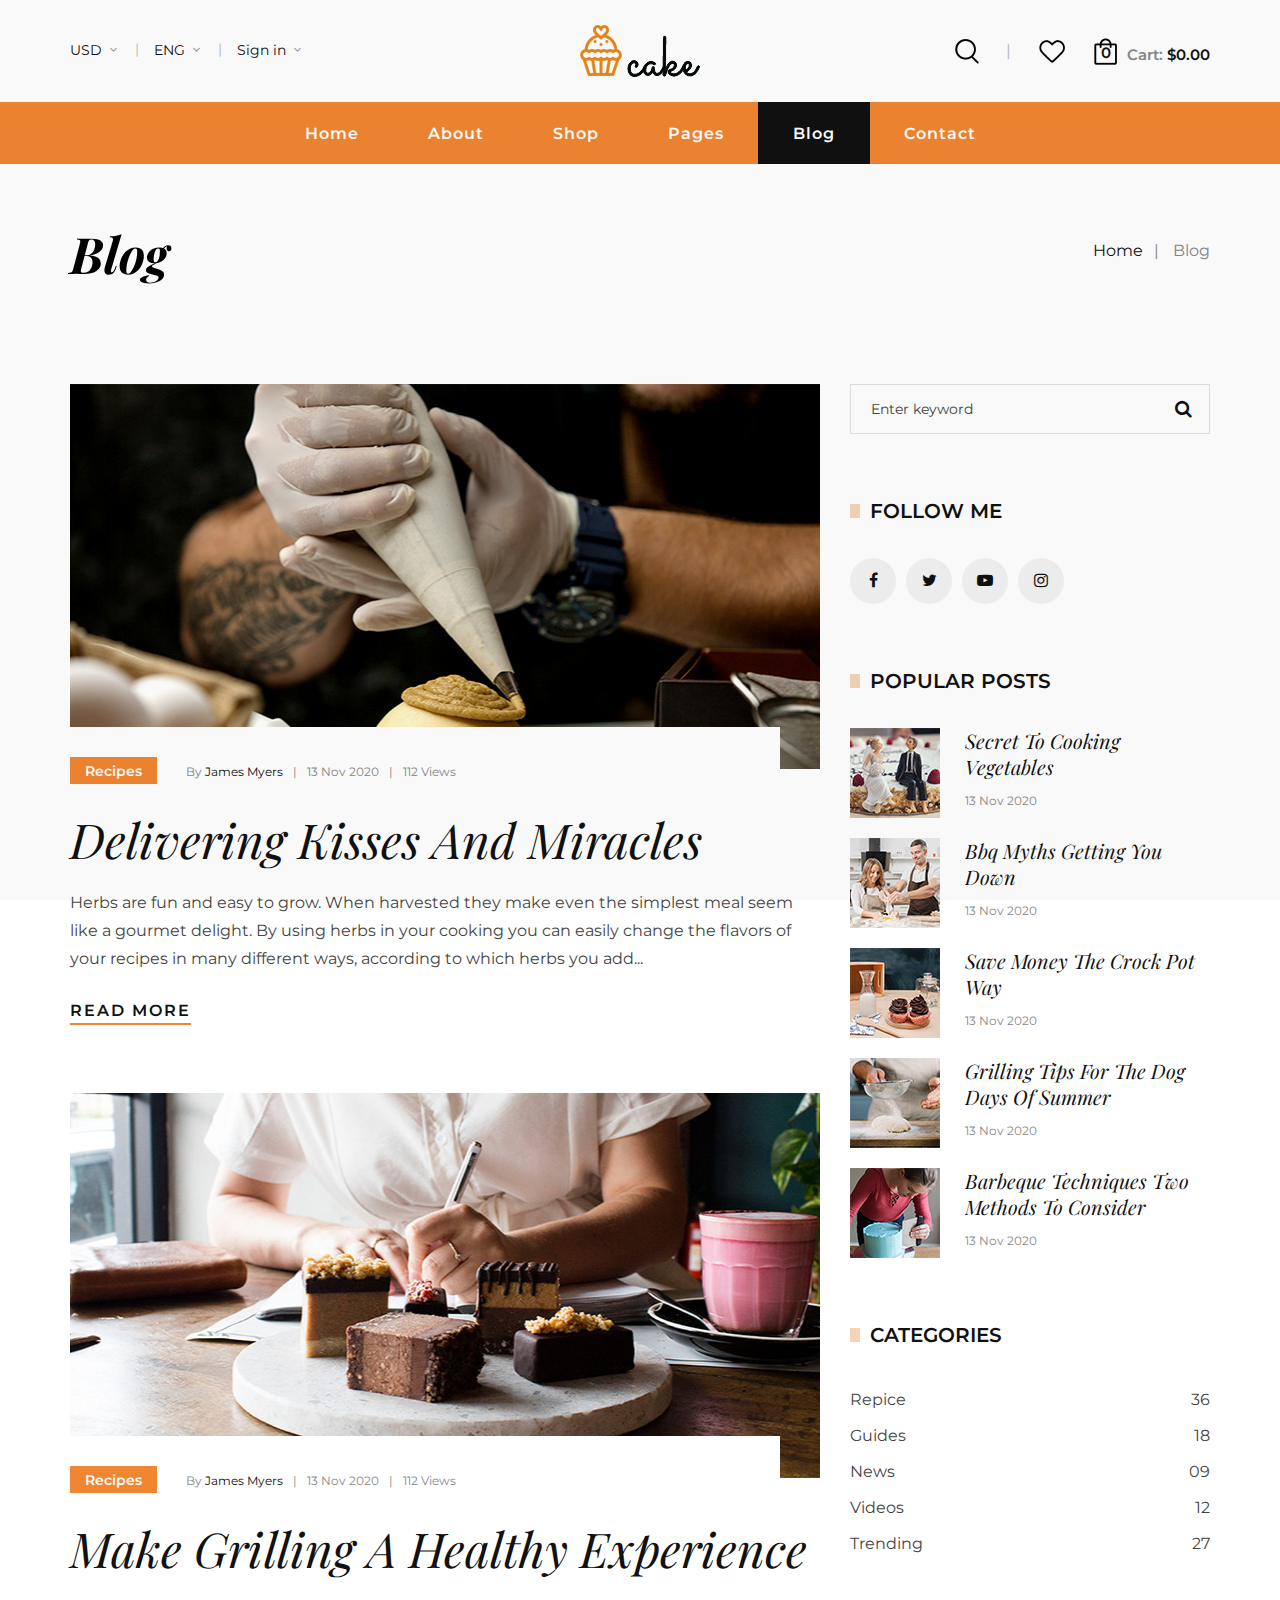
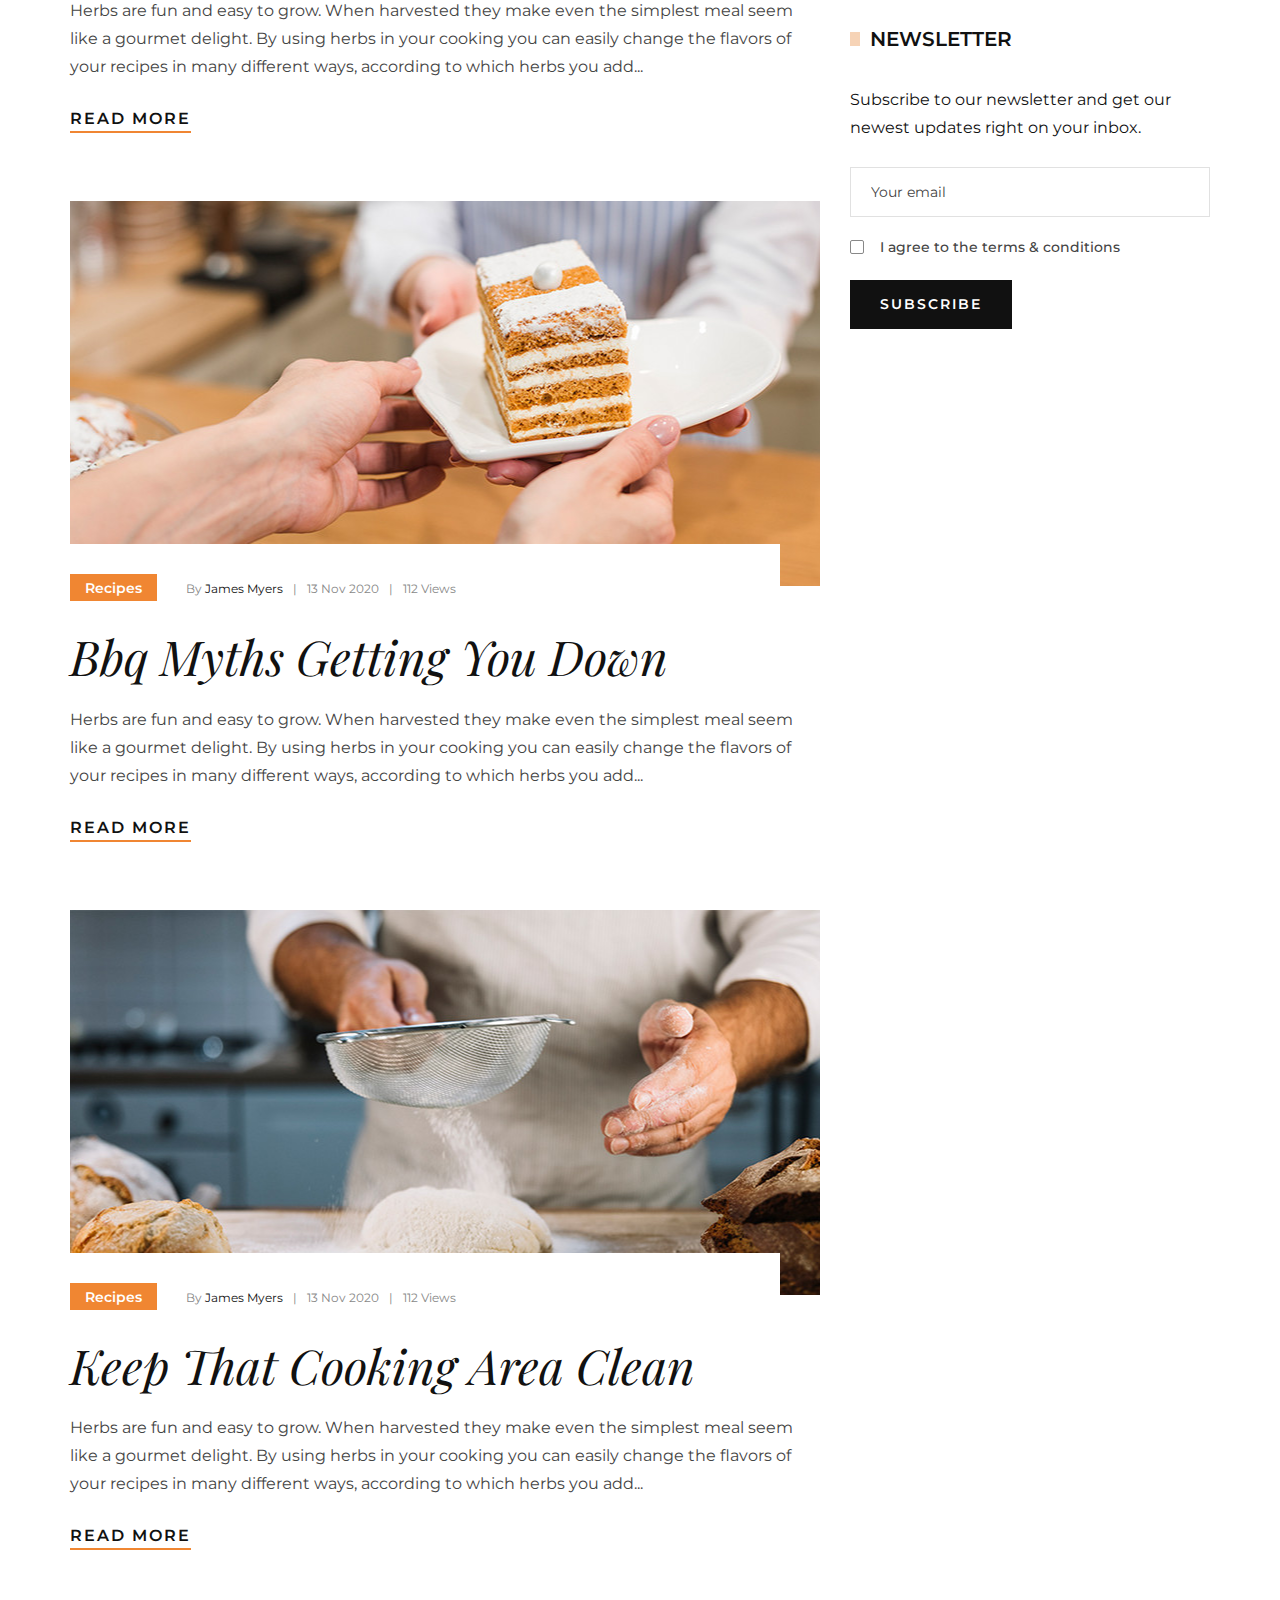
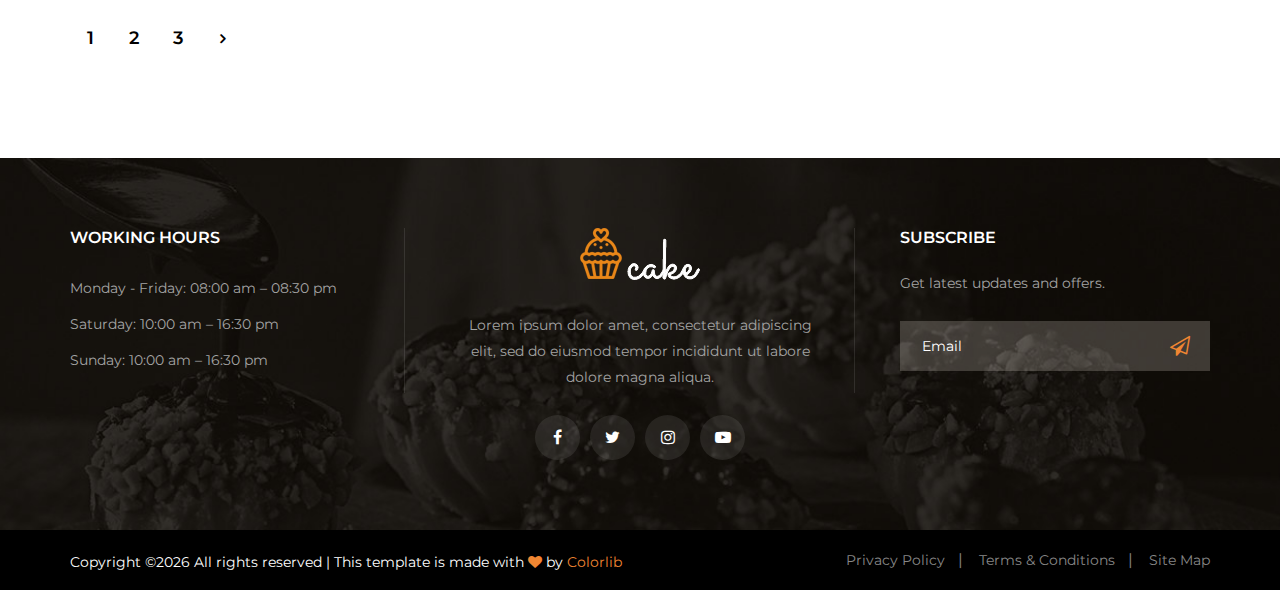
<file: blog.html>
<!DOCTYPE html>
<html lang="zxx">


<!-- Mirrored from preview.colorlib.com/theme/cake/blog.html by HTTrack Website Copier/3.x [XR&CO'2014], Mon, 10 Feb 2025 05:33:40 GMT -->
<head>
    <meta charset="UTF-8">
    <meta name="description" content="Cake Template">
    <meta name="keywords" content="Cake, unica, creative, html">
    <meta name="viewport" content="width=device-width, initial-scale=1.0">
    <meta http-equiv="X-UA-Compatible" content="ie=edge">
    <title>Cake | Template</title>

    <!-- Google Font -->
    <link href="https://fonts.googleapis.com/css2?family=Playfair+Display:wght@400;500;600;700;800;900&amp;display=swap"
    rel="stylesheet">
    <link href="https://fonts.googleapis.com/css2?family=Montserrat:wght@300;400;500;600;700;800;900&amp;display=swap"
    rel="stylesheet">

    <!-- Css Styles -->
    <link rel="stylesheet" href="css/bootstrap.min.css" type="text/css">
    <link rel="stylesheet" href="css/flaticon.css" type="text/css">
    <link rel="stylesheet" href="css/barfiller.css" type="text/css">
    <link rel="stylesheet" href="css/magnific-popup.css" type="text/css">
    <link rel="stylesheet" href="css/font-awesome.min.css" type="text/css">
    <link rel="stylesheet" href="css/elegant-icons.css" type="text/css">
    <link rel="stylesheet" href="css/nice-select.css" type="text/css">
    <link rel="stylesheet" href="css/owl.carousel.min.css" type="text/css">
    <link rel="stylesheet" href="css/slicknav.min.css" type="text/css">
    <link rel="stylesheet" href="css/style.css" type="text/css">
</head>

<body>
    <!-- Page Preloder -->
    <div id="preloder">
        <div class="loader"></div>
    </div>

    <!-- Offcanvas Menu Begin -->
    <div class="offcanvas-menu-overlay"></div>
    <div class="offcanvas-menu-wrapper">
        <div class="offcanvas__cart">
            <div class="offcanvas__cart__links">
                <a href="#" class="search-switch"><img src="img/icon/search.png" alt=""></a>
                <a href="#"><img src="img/icon/heart.png" alt=""></a>
            </div>
            <div class="offcanvas__cart__item">
                <a href="#"><img src="img/icon/cart.png" alt=""> <span>0</span></a>
                <div class="cart__price">Cart: <span>$0.00</span></div>
            </div>
        </div>
        <div class="offcanvas__logo">
            <a href="index-2.html"><img src="img/logo.png" alt=""></a>
        </div>
        <div id="mobile-menu-wrap"></div>
        <div class="offcanvas__option">
            <ul>
                <li>USD <span class="arrow_carrot-down"></span>
                    <ul>
                        <li>EUR</li>
                        <li>USD</li>
                    </ul>
                </li>
                <li>ENG <span class="arrow_carrot-down"></span>
                    <ul>
                        <li>Spanish</li>
                        <li>ENG</li>
                    </ul>
                </li>
                <li><a href="#">Sign in</a> <span class="arrow_carrot-down"></span></li>
            </ul>
        </div>
    </div>
    <!-- Offcanvas Menu End -->

    <!-- Header Section Begin -->
    <header class="header">
        <div class="header__top">
            <div class="container">
                <div class="row">
                    <div class="col-lg-12">
                        <div class="header__top__inner">
                            <div class="header__top__left">
                                <ul>
                                    <li>USD <span class="arrow_carrot-down"></span>
                                        <ul>
                                            <li>EUR</li>
                                            <li>USD</li>
                                        </ul>
                                    </li>
                                    <li>ENG <span class="arrow_carrot-down"></span>
                                        <ul>
                                            <li>Spanish</li>
                                            <li>ENG</li>
                                        </ul>
                                    </li>
                                    <li><a href="#">Sign in</a> <span class="arrow_carrot-down"></span></li>
                                </ul>
                            </div>
                            <div class="header__logo">
                                <a href="index-2.html"><img src="img/logo.png" alt=""></a>
                            </div>
                            <div class="header__top__right">
                                <div class="header__top__right__links">
                                    <a href="#" class="search-switch"><img src="img/icon/search.png" alt=""></a>
                                    <a href="#"><img src="img/icon/heart.png" alt=""></a>
                                </div>
                                <div class="header__top__right__cart">
                                    <a href="#"><img src="img/icon/cart.png" alt=""> <span>0</span></a>
                                    <div class="cart__price">Cart: <span>$0.00</span></div>
                                </div>
                            </div>
                        </div>
                    </div>
                </div>
                <div class="canvas__open"><i class="fa fa-bars"></i></div>
            </div>
        </div>
        <div class="container">
            <div class="row">
                <div class="col-lg-12">
                    <nav class="header__menu mobile-menu">
                        <ul>
                            <li><a href="index-2.html">Home</a></li>
                            <li><a href="about.html">About</a></li>
                            <li><a href="shop.html">Shop</a></li>
                            <li><a href="#">Pages</a>
                                <ul class="dropdown">
                                    <li><a href="shop-details.html">Shop Details</a></li>
                                    <li><a href="shoping-cart.html">Shoping Cart</a></li>
                                    <li><a href="checkout.html">Check Out</a></li>
                                    <li><a href="wisslist.html">Wisslist</a></li>
                                    <li><a href="Class.html">Class</a></li>
                                    <li><a href="blog-details.html">Blog Details</a></li>
                                </ul>
                            </li>
                            <li class="active"><a href="blog.html">Blog</a></li>
                            <li><a href="contact.html">Contact</a></li>
                        </ul>
                    </nav>
                </div>
            </div>
        </div>
    </header>
    <!-- Header Section End -->

    <!-- Breadcrumb Begin -->
    <div class="breadcrumb-option">
        <div class="container">
            <div class="row">
                <div class="col-lg-6 col-md-6 col-sm-6">
                    <div class="breadcrumb__text">
                        <h2>Blog</h2>
                    </div>
                </div>
                <div class="col-lg-6 col-md-6 col-sm-6">
                    <div class="breadcrumb__links">
                        <a href="index-2.html">Home</a>
                        <span>Blog</span>
                    </div>
                </div>
            </div>
        </div>
    </div>
    <!-- Breadcrumb End -->

    <!-- Blog Section Begin -->
    <section class="blog spad">
        <div class="container">
            <div class="row">
                <div class="col-lg-8">
                    <div class="blog__item">
                        <div class="blog__item__pic set-bg" data-setbg="img/blog/blog-1.jpg">
                            <div class="blog__pic__inner">
                                <div class="label">Recipes</div>
                                <ul>
                                    <li>By <span>James Myers</span></li>
                                    <li>13 Nov 2020</li>
                                    <li>112 Views</li>
                                </ul>
                            </div>
                        </div>
                        <div class="blog__item__text">
                            <h2>Delivering Kisses And Miracles</h2>
                            <p>Herbs are fun and easy to grow. When harvested they make even the simplest meal seem like
                                a gourmet delight. By using herbs in your cooking you can easily change the flavors of
                            your recipes in many different ways, according to which herbs you add...</p>
                            <a href="#">READ MORE</a>
                        </div>
                    </div>
                    <div class="blog__item">
                        <div class="blog__item__pic set-bg" data-setbg="img/blog/blog-2.jpg">
                            <div class="blog__pic__inner">
                                <div class="label">Recipes</div>
                                <ul>
                                    <li>By <span>James Myers</span></li>
                                    <li>13 Nov 2020</li>
                                    <li>112 Views</li>
                                </ul>
                            </div>
                        </div>
                        <div class="blog__item__text">
                            <h2>Make Grilling A Healthy Experience</h2>
                            <p>Herbs are fun and easy to grow. When harvested they make even the simplest meal seem like
                                a gourmet delight. By using herbs in your cooking you can easily change the flavors of
                            your recipes in many different ways, according to which herbs you add...</p>
                            <a href="#">READ MORE</a>
                        </div>
                    </div>
                    <div class="blog__item">
                        <div class="blog__item__pic set-bg" data-setbg="img/blog/blog-3.jpg">
                            <div class="blog__pic__inner">
                                <div class="label">Recipes</div>
                                <ul>
                                    <li>By <span>James Myers</span></li>
                                    <li>13 Nov 2020</li>
                                    <li>112 Views</li>
                                </ul>
                            </div>
                        </div>
                        <div class="blog__item__text">
                            <h2>Bbq Myths Getting You Down</h2>
                            <p>Herbs are fun and easy to grow. When harvested they make even the simplest meal seem like
                                a gourmet delight. By using herbs in your cooking you can easily change the flavors of
                            your recipes in many different ways, according to which herbs you add...</p>
                            <a href="#">READ MORE</a>
                        </div>
                    </div>
                    <div class="blog__item">
                        <div class="blog__item__pic set-bg" data-setbg="img/blog/blog-4.jpg">
                            <div class="blog__pic__inner">
                                <div class="label">Recipes</div>
                                <ul>
                                    <li>By <span>James Myers</span></li>
                                    <li>13 Nov 2020</li>
                                    <li>112 Views</li>
                                </ul>
                            </div>
                        </div>
                        <div class="blog__item__text">
                            <h2>Keep That Cooking Area Clean</h2>
                            <p>Herbs are fun and easy to grow. When harvested they make even the simplest meal seem like
                                a gourmet delight. By using herbs in your cooking you can easily change the flavors of
                            your recipes in many different ways, according to which herbs you add...</p>
                            <a href="#">READ MORE</a>
                        </div>
                    </div>
                    <div class="shop__pagination">
                        <a href="#">1</a>
                        <a href="#">2</a>
                        <a href="#">3</a>
                        <a href="#"><span class="arrow_carrot-right"></span></a>
                    </div>
                </div>
                <div class="col-lg-4">
                    <div class="blog__sidebar">
                        <div class="blog__sidebar__search">
                            <form action="#">
                                <input type="text" placeholder="Enter keyword">
                                <button type="submit"><i class="fa fa-search"></i></button>
                            </form>
                        </div>
                        <div class="blog__sidebar__item">
                            <h5>Follow me</h5>
                            <div class="blog__sidebar__social">
                                <a href="#"><i class="fa fa-facebook"></i></a>
                                <a href="#"><i class="fa fa-twitter"></i></a>
                                <a href="#"><i class="fa fa-youtube-play"></i></a>
                                <a href="#"><i class="fa fa-instagram"></i></a>
                            </div>
                        </div>
                        <div class="blog__sidebar__item">
                            <h5>Popular posts</h5>

                            <div class="blog__sidebar__recent">
                                <a href="#" class="blog__sidebar__recent__item">
                                    <div class="blog__sidebar__recent__item__pic">
                                        <img src="img/blog/br-1.jpg" alt="">
                                    </div>
                                    <div class="blog__sidebar__recent__item__text">
                                        <h4>Secret To Cooking Vegetables</h4>
                                        <span>13 Nov 2020</span>
                                    </div>
                                </a>
                                <a href="#" class="blog__sidebar__recent__item">
                                    <div class="blog__sidebar__recent__item__pic">
                                        <img src="img/blog/br-2.jpg" alt="">
                                    </div>
                                    <div class="blog__sidebar__recent__item__text">
                                        <h4>Bbq Myths Getting You Down</h4>
                                        <span>13 Nov 2020</span>
                                    </div>
                                </a>
                                <a href="#" class="blog__sidebar__recent__item">
                                    <div class="blog__sidebar__recent__item__pic">
                                        <img src="img/blog/br-3.jpg" alt="">
                                    </div>
                                    <div class="blog__sidebar__recent__item__text">
                                        <h4>Save Money The Crock Pot Way</h4>
                                        <span>13 Nov 2020</span>
                                    </div>
                                </a>
                                <a href="#" class="blog__sidebar__recent__item">
                                    <div class="blog__sidebar__recent__item__pic">
                                        <img src="img/blog/br-4.jpg" alt="">
                                    </div>
                                    <div class="blog__sidebar__recent__item__text">
                                        <h4>Grilling Tips For The Dog Days Of Summer</h4>
                                        <span>13 Nov 2020</span>
                                    </div>
                                </a>
                                <a href="#" class="blog__sidebar__recent__item">
                                    <div class="blog__sidebar__recent__item__pic">
                                        <img src="img/blog/br-5.jpg" alt="">
                                    </div>
                                    <div class="blog__sidebar__recent__item__text">
                                        <h4>Barbeque Techniques Two Methods To Consider</h4>
                                        <span>13 Nov 2020</span>
                                    </div>
                                </a>
                            </div>
                        </div>
                        <div class="blog__sidebar__item">
                            <h5>Categories</h5>
                            <div class="blog__sidebar__item__categories">
                                <ul>
                                    <li><a href="#">Repice <span>36</span></a></li>
                                    <li><a href="#">Guides <span>18</span></a></li>
                                    <li><a href="#">News <span>09</span></a></li>
                                    <li><a href="#">Videos <span>12</span></a></li>
                                    <li><a href="#">Trending <span>27</span></a></li>
                                </ul>
                            </div>
                        </div>
                        <div class="blog__sidebar__item">
                            <h5>NEWsLETTeR</h5>
                            <p>Subscribe to our newsletter and get our newest updates right on your inbox.</p>
                            <form action="#">
                                <input type="text" placeholder="Your email">
                                <label for="agg">
                                    I agree to the terms & conditions
                                    <input type="checkbox" id="agg">
                                    <span class="checkmark"></span>
                                </label>
                                <button type="submit" class="site-btn">Subscribe</button>
                            </form>
                        </div>
                    </div>
                </div>
            </div>
        </div>
    </section>
    <!-- Blog Section End -->

    <!-- Footer Section Begin -->
    <footer class="footer set-bg" data-setbg="img/footer-bg.jpg">
        <div class="container">
            <div class="row">
                <div class="col-lg-4 col-md-6 col-sm-6">
                    <div class="footer__widget">
                        <h6>WORKING HOURS</h6>
                        <ul>
                            <li>Monday - Friday: 08:00 am – 08:30 pm</li>
                            <li>Saturday: 10:00 am – 16:30 pm</li>
                            <li>Sunday: 10:00 am – 16:30 pm</li>
                        </ul>
                    </div>
                </div>
                <div class="col-lg-4 col-md-6 col-sm-6">
                    <div class="footer__about">
                        <div class="footer__logo">
                            <a href="#"><img src="img/footer-logo.png" alt=""></a>
                        </div>
                        <p>Lorem ipsum dolor amet, consectetur adipiscing elit, sed do eiusmod tempor incididunt ut
                        labore dolore magna aliqua.</p>
                        <div class="footer__social">
                            <a href="#"><i class="fa fa-facebook"></i></a>
                            <a href="#"><i class="fa fa-twitter"></i></a>
                            <a href="#"><i class="fa fa-instagram"></i></a>
                            <a href="#"><i class="fa fa-youtube-play"></i></a>
                        </div>
                    </div>
                </div>
                <div class="col-lg-4 col-md-6 col-sm-6">
                    <div class="footer__newslatter">
                        <h6>Subscribe</h6>
                        <p>Get latest updates and offers.</p>
                        <form action="#">
                            <input type="text" placeholder="Email">
                            <button type="submit"><i class="fa fa-send-o"></i></button>
                        </form>
                    </div>
                </div>
            </div>
        </div>
        <div class="copyright">
            <div class="container">
                <div class="row">
                    <div class="col-lg-7">
                        <p class="copyright__text text-white"><!-- Link back to Colorlib can't be removed. Template is licensed under CC BY 3.0. -->
                          Copyright &copy;<script>document.write(new Date().getFullYear());</script> All rights reserved | This template is made with <i class="fa fa-heart" aria-hidden="true"></i> by <a href="https://colorlib.com/" target="_blank">Colorlib</a>
                          <!-- Link back to Colorlib can't be removed. Template is licensed under CC BY 3.0. -->
                      </p>
                  </div>
                  <div class="col-lg-5">
                    <div class="copyright__widget">
                        <ul>
                            <li><a href="#">Privacy Policy</a></li>
                            <li><a href="#">Terms & Conditions</a></li>
                            <li><a href="#">Site Map</a></li>
                        </ul>
                    </div>
                </div>
            </div>
        </div>
    </div>
</footer>
<!-- Footer Section End -->

<!-- Search Begin -->
<div class="search-model">
    <div class="h-100 d-flex align-items-center justify-content-center">
        <div class="search-close-switch">+</div>
        <form class="search-model-form">
            <input type="text" id="search-input" placeholder="Search here.....">
        </form>
    </div>
</div>
<!-- Search End -->

<!-- Js Plugins -->
<script src="js/jquery-3.3.1.min.js"></script>
<script src="js/bootstrap.min.js"></script>
<script src="js/jquery.nice-select.min.js"></script>
<script src="js/jquery.barfiller.js"></script>
<script src="js/jquery.magnific-popup.min.js"></script>
<script src="js/jquery.slicknav.js"></script>
<script src="js/owl.carousel.min.js"></script>
<script src="js/jquery.nicescroll.min.js"></script>
<script src="js/main.js"></script>

<!-- Global site tag (gtag.js) - Google Analytics -->
<script async src="https://www.googletagmanager.com/gtag/js?id=UA-23581568-13"></script>
<script>
  window.dataLayer = window.dataLayer || [];
  function gtag(){dataLayer.push(arguments);}
  gtag('js', new Date());

  gtag('config', 'UA-23581568-13');
</script>

<script defer src="https://static.cloudflareinsights.com/beacon.min.js/vcd15cbe7772f49c399c6a5babf22c1241717689176015" integrity="sha512-ZpsOmlRQV6y907TI0dKBHq9Md29nnaEIPlkf84rnaERnq6zvWvPUqr2ft8M1aS28oN72PdrCzSjY4U6VaAw1EQ==" data-cf-beacon='{"rayId":"90f9b8c49a2ffde0","version":"2025.1.0","serverTiming":{"name":{"cfExtPri":true,"cfL4":true,"cfSpeedBrain":true,"cfCacheStatus":true}},"token":"cd0b4b3a733644fc843ef0b185f98241","b":1}' crossorigin="anonymous"></script>
</body>


<!-- Mirrored from preview.colorlib.com/theme/cake/blog.html by HTTrack Website Copier/3.x [XR&CO'2014], Mon, 10 Feb 2025 05:33:44 GMT -->
</html>
</file>
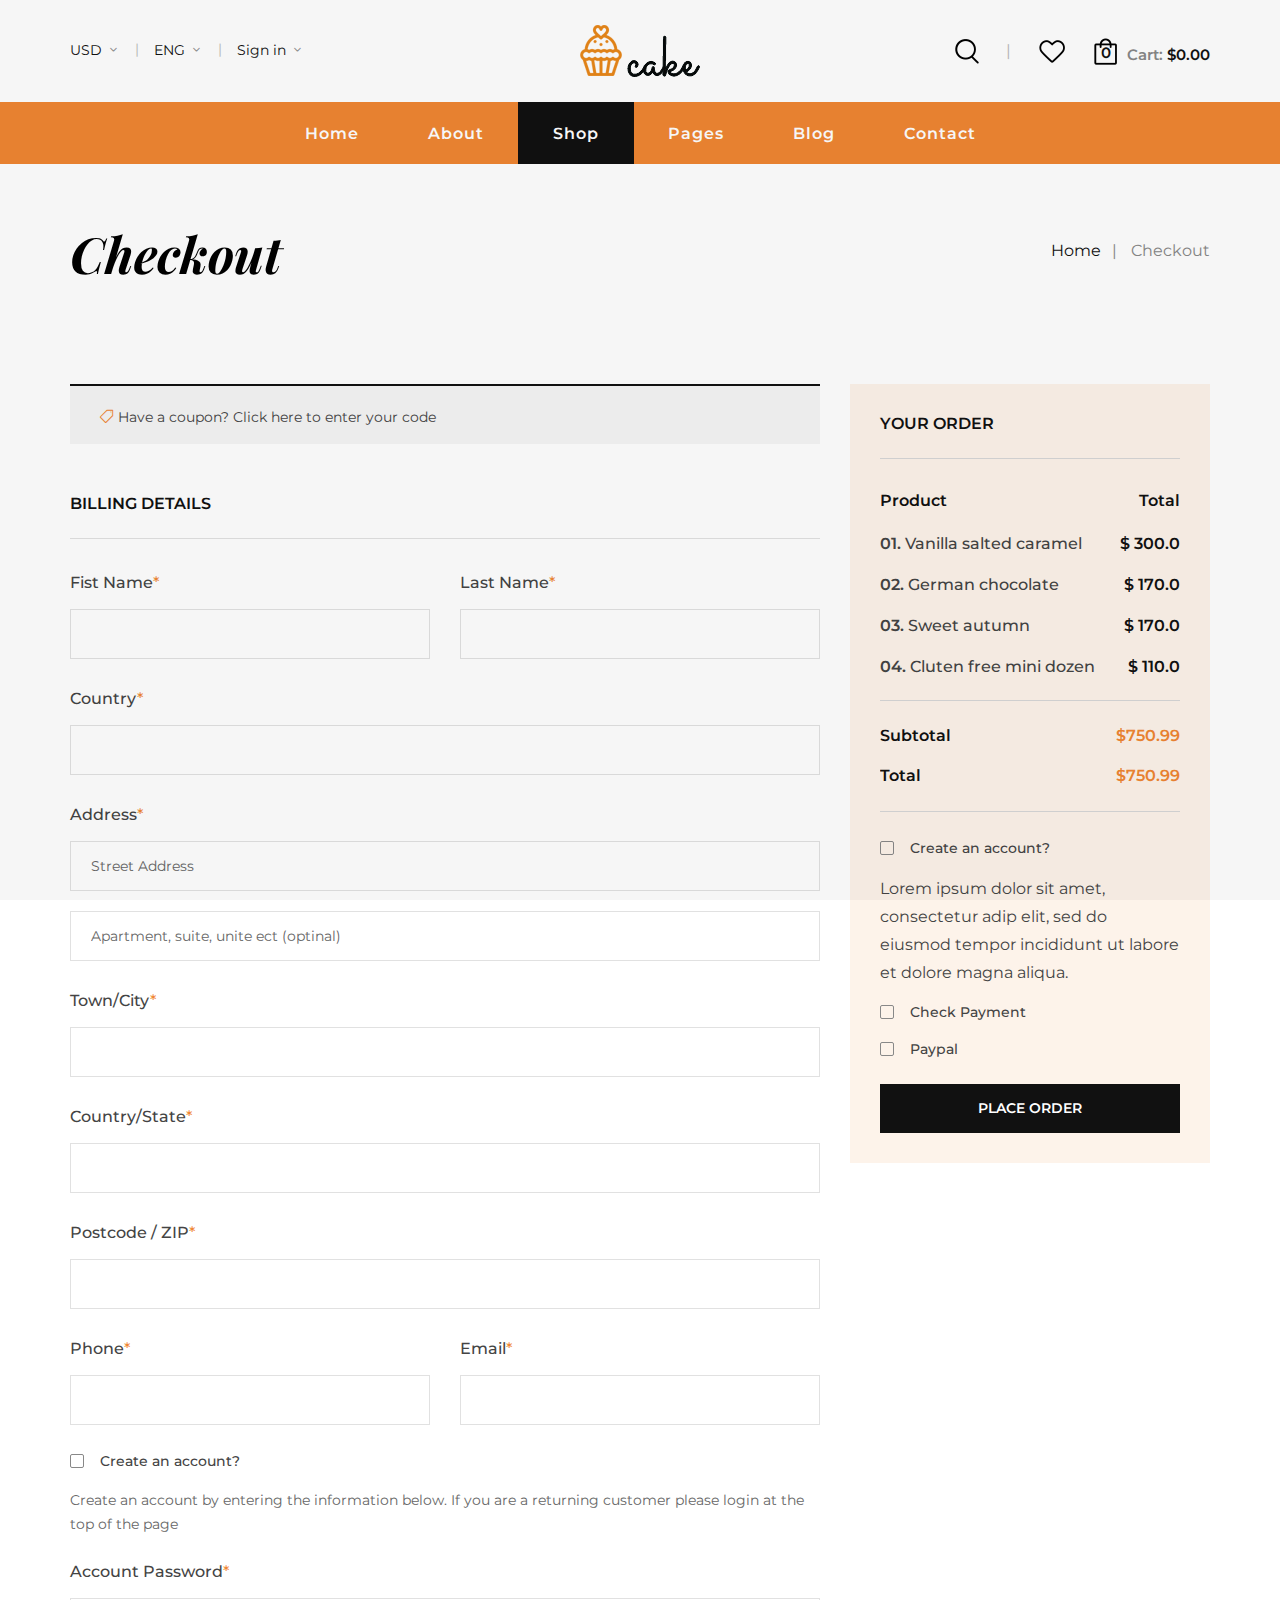
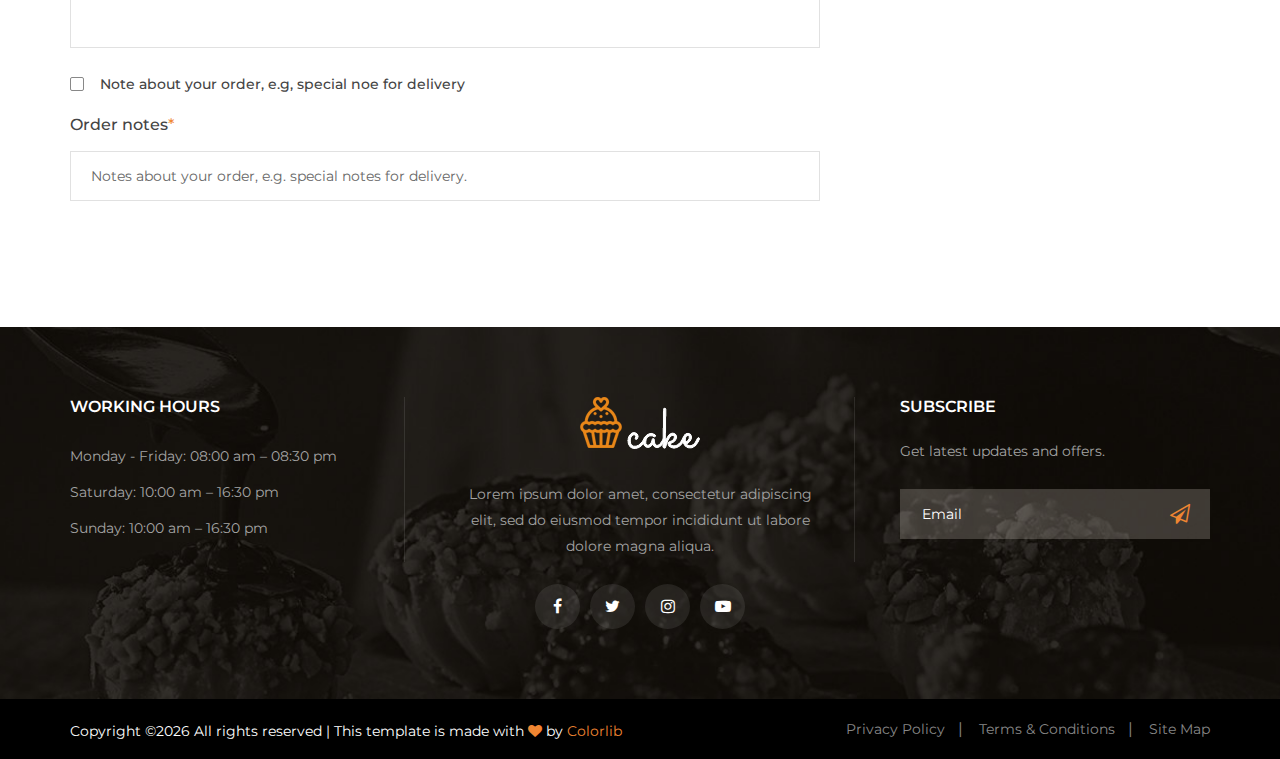
<file: checkout.html>
<!DOCTYPE html>
<html lang="zxx">


<!-- Mirrored from preview.colorlib.com/theme/cake/checkout.html by HTTrack Website Copier/3.x [XR&CO'2014], Mon, 10 Feb 2025 05:33:36 GMT -->
<head>
    <meta charset="UTF-8">
    <meta name="description" content="Cake Template">
    <meta name="keywords" content="Cake, unica, creative, html">
    <meta name="viewport" content="width=device-width, initial-scale=1.0">
    <meta http-equiv="X-UA-Compatible" content="ie=edge">
    <title>Cake | Template</title>

    <!-- Google Font -->
    <link href="https://fonts.googleapis.com/css2?family=Playfair+Display:wght@400;500;600;700;800;900&amp;display=swap"
    rel="stylesheet">
    <link href="https://fonts.googleapis.com/css2?family=Montserrat:wght@300;400;500;600;700;800;900&amp;display=swap"
    rel="stylesheet">

    <!-- Css Styles -->
    <link rel="stylesheet" href="css/bootstrap.min.css" type="text/css">
    <link rel="stylesheet" href="css/flaticon.css" type="text/css">
    <link rel="stylesheet" href="css/barfiller.css" type="text/css">
    <link rel="stylesheet" href="css/magnific-popup.css" type="text/css">
    <link rel="stylesheet" href="css/font-awesome.min.css" type="text/css">
    <link rel="stylesheet" href="css/elegant-icons.css" type="text/css">
    <link rel="stylesheet" href="css/nice-select.css" type="text/css">
    <link rel="stylesheet" href="css/owl.carousel.min.css" type="text/css">
    <link rel="stylesheet" href="css/slicknav.min.css" type="text/css">
    <link rel="stylesheet" href="css/style.css" type="text/css">
</head>

<body>
    <!-- Page Preloder -->
    <div id="preloder">
        <div class="loader"></div>
    </div>

    <!-- Offcanvas Menu Begin -->
    <div class="offcanvas-menu-overlay"></div>
    <div class="offcanvas-menu-wrapper">
        <div class="offcanvas__cart">
            <div class="offcanvas__cart__links">
                <a href="#" class="search-switch"><img src="img/icon/search.png" alt=""></a>
                <a href="#"><img src="img/icon/heart.png" alt=""></a>
            </div>
            <div class="offcanvas__cart__item">
                <a href="#"><img src="img/icon/cart.png" alt=""> <span>0</span></a>
                <div class="cart__price">Cart: <span>$0.00</span></div>
            </div>
        </div>
        <div class="offcanvas__logo">
            <a href="index-2.html"><img src="img/logo.png" alt=""></a>
        </div>
        <div id="mobile-menu-wrap"></div>
        <div class="offcanvas__option">
            <ul>
                <li>USD <span class="arrow_carrot-down"></span>
                    <ul>
                        <li>EUR</li>
                        <li>USD</li>
                    </ul>
                </li>
                <li>ENG <span class="arrow_carrot-down"></span>
                    <ul>
                        <li>Spanish</li>
                        <li>ENG</li>
                    </ul>
                </li>
                <li><a href="#">Sign in</a> <span class="arrow_carrot-down"></span></li>
            </ul>
        </div>
    </div>
    <!-- Offcanvas Menu End -->

    <!-- Header Section Begin -->
    <header class="header">
        <div class="header__top">
            <div class="container">
                <div class="row">
                    <div class="col-lg-12">
                        <div class="header__top__inner">
                            <div class="header__top__left">
                                <ul>
                                    <li>USD <span class="arrow_carrot-down"></span>
                                        <ul>
                                            <li>EUR</li>
                                            <li>USD</li>
                                        </ul>
                                    </li>
                                    <li>ENG <span class="arrow_carrot-down"></span>
                                        <ul>
                                            <li>Spanish</li>
                                            <li>ENG</li>
                                        </ul>
                                    </li>
                                    <li><a href="#">Sign in</a> <span class="arrow_carrot-down"></span></li>
                                </ul>
                            </div>
                            <div class="header__logo">
                                <a href="index-2.html"><img src="img/logo.png" alt=""></a>
                            </div>
                            <div class="header__top__right">
                                <div class="header__top__right__links">
                                    <a href="#" class="search-switch"><img src="img/icon/search.png" alt=""></a>
                                    <a href="#"><img src="img/icon/heart.png" alt=""></a>
                                </div>
                                <div class="header__top__right__cart">
                                    <a href="#"><img src="img/icon/cart.png" alt=""> <span>0</span></a>
                                    <div class="cart__price">Cart: <span>$0.00</span></div>
                                </div>
                            </div>
                        </div>
                    </div>
                </div>
                <div class="canvas__open"><i class="fa fa-bars"></i></div>
            </div>
        </div>
        <div class="container">
            <div class="row">
                <div class="col-lg-12">
                    <nav class="header__menu mobile-menu">
                        <ul>
                            <li><a href="index-2.html">Home</a></li>
                            <li><a href="about.html">About</a></li>
                            <li class="active"><a href="shop.html">Shop</a></li>
                            <li><a href="#">Pages</a>
                                <ul class="dropdown">
                                    <li><a href="shop-details.html">Shop Details</a></li>
                                    <li><a href="shoping-cart.html">Shoping Cart</a></li>
                                    <li><a href="checkout.html">Check Out</a></li>
                                    <li><a href="wisslist.html">Wisslist</a></li>
                                    <li><a href="Class.html">Class</a></li>
                                    <li><a href="blog-details.html">Blog Details</a></li>
                                </ul>
                            </li>
                            <li><a href="blog.html">Blog</a></li>
                            <li><a href="contact.html">Contact</a></li>
                        </ul>
                    </nav>
                </div>
            </div>
        </div>
    </header>
    <!-- Header Section End -->

    <!-- Breadcrumb Begin -->
    <div class="breadcrumb-option">
        <div class="container">
            <div class="row">
                <div class="col-lg-6 col-md-6 col-sm-6">
                    <div class="breadcrumb__text">
                        <h2>Checkout</h2>
                    </div>
                </div>
                <div class="col-lg-6 col-md-6 col-sm-6">
                    <div class="breadcrumb__links">
                        <a href="index-2.html">Home</a>
                        <span>Checkout</span>
                    </div>
                </div>
            </div>
        </div>
    </div>
    <!-- Breadcrumb End -->

    <!-- Checkout Section Begin -->
    <section class="checkout spad">
        <div class="container">
            <div class="checkout__form">
                <form action="#">
                    <div class="row">
                        <div class="col-lg-8 col-md-6">
                            <h6 class="coupon__code"><span class="icon_tag_alt"></span> Have a coupon? <a href="#">Click
                            here</a> to enter your code</h6>
                            <h6 class="checkout__title">Billing Details</h6>
                            <div class="row">
                                <div class="col-lg-6">
                                    <div class="checkout__input">
                                        <p>Fist Name<span>*</span></p>
                                        <input type="text">
                                    </div>
                                </div>
                                <div class="col-lg-6">
                                    <div class="checkout__input">
                                        <p>Last Name<span>*</span></p>
                                        <input type="text">
                                    </div>
                                </div>
                            </div>
                            <div class="checkout__input">
                                <p>Country<span>*</span></p>
                                <input type="text">
                            </div>
                            <div class="checkout__input">
                                <p>Address<span>*</span></p>
                                <input type="text" placeholder="Street Address" class="checkout__input__add">
                                <input type="text" placeholder="Apartment, suite, unite ect (optinal)">
                            </div>
                            <div class="checkout__input">
                                <p>Town/City<span>*</span></p>
                                <input type="text">
                            </div>
                            <div class="checkout__input">
                                <p>Country/State<span>*</span></p>
                                <input type="text">
                            </div>
                            <div class="checkout__input">
                                <p>Postcode / ZIP<span>*</span></p>
                                <input type="text">
                            </div>
                            <div class="row">
                                <div class="col-lg-6">
                                    <div class="checkout__input">
                                        <p>Phone<span>*</span></p>
                                        <input type="text">
                                    </div>
                                </div>
                                <div class="col-lg-6">
                                    <div class="checkout__input">
                                        <p>Email<span>*</span></p>
                                        <input type="text">
                                    </div>
                                </div>
                            </div>
                            <div class="checkout__input__checkbox">
                                <label for="acc">
                                    Create an account?
                                    <input type="checkbox" id="acc">
                                    <span class="checkmark"></span>
                                </label>
                                <p>Create an account by entering the information below. If you are a returning customer
                                please login at the top of the page</p>
                            </div>
                            <div class="checkout__input">
                                <p>Account Password<span>*</span></p>
                                <input type="text">
                            </div>
                            <div class="checkout__input__checkbox">
                                <label for="diff-acc">
                                    Note about your order, e.g, special noe for delivery
                                    <input type="checkbox" id="diff-acc">
                                    <span class="checkmark"></span>
                                </label>
                            </div>
                            <div class="checkout__input">
                                <p>Order notes<span>*</span></p>
                                <input type="text"
                                placeholder="Notes about your order, e.g. special notes for delivery.">
                            </div>
                        </div>
                        <div class="col-lg-4 col-md-6">
                            <div class="checkout__order">
                                <h6 class="order__title">Your order</h6>
                                <div class="checkout__order__products">Product <span>Total</span></div>
                                <ul class="checkout__total__products">
                                    <li><samp>01.</samp> Vanilla salted caramel <span>$ 300.0</span></li>
                                    <li><samp>02.</samp> German chocolate <span>$ 170.0</span></li>
                                    <li><samp>03.</samp> Sweet autumn <span>$ 170.0</span></li>
                                    <li><samp>04.</samp> Cluten free mini dozen <span>$ 110.0</span></li>
                                </ul>
                                <ul class="checkout__total__all">
                                    <li>Subtotal <span>$750.99</span></li>
                                    <li>Total <span>$750.99</span></li>
                                </ul>
                                <div class="checkout__input__checkbox">
                                    <label for="acc-or">
                                        Create an account?
                                        <input type="checkbox" id="acc-or">
                                        <span class="checkmark"></span>
                                    </label>
                                </div>
                                <p>Lorem ipsum dolor sit amet, consectetur adip elit, sed do eiusmod tempor incididunt
                                ut labore et dolore magna aliqua.</p>
                                <div class="checkout__input__checkbox">
                                    <label for="payment">
                                        Check Payment
                                        <input type="checkbox" id="payment">
                                        <span class="checkmark"></span>
                                    </label>
                                </div>
                                <div class="checkout__input__checkbox">
                                    <label for="paypal">
                                        Paypal
                                        <input type="checkbox" id="paypal">
                                        <span class="checkmark"></span>
                                    </label>
                                </div>
                                <button type="submit" class="site-btn">PLACE ORDER</button>
                            </div>
                        </div>
                    </div>
                </form>
            </div>
        </div>
    </section>
    <!-- Checkout Section End -->

    <!-- Footer Section Begin -->
    <footer class="footer set-bg" data-setbg="img/footer-bg.jpg">
        <div class="container">
            <div class="row">
                <div class="col-lg-4 col-md-6 col-sm-6">
                    <div class="footer__widget">
                        <h6>WORKING HOURS</h6>
                        <ul>
                            <li>Monday - Friday: 08:00 am – 08:30 pm</li>
                            <li>Saturday: 10:00 am – 16:30 pm</li>
                            <li>Sunday: 10:00 am – 16:30 pm</li>
                        </ul>
                    </div>
                </div>
                <div class="col-lg-4 col-md-6 col-sm-6">
                    <div class="footer__about">
                        <div class="footer__logo">
                            <a href="#"><img src="img/footer-logo.png" alt=""></a>
                        </div>
                        <p>Lorem ipsum dolor amet, consectetur adipiscing elit, sed do eiusmod tempor incididunt ut
                        labore dolore magna aliqua.</p>
                        <div class="footer__social">
                            <a href="#"><i class="fa fa-facebook"></i></a>
                            <a href="#"><i class="fa fa-twitter"></i></a>
                            <a href="#"><i class="fa fa-instagram"></i></a>
                            <a href="#"><i class="fa fa-youtube-play"></i></a>
                        </div>
                    </div>
                </div>
                <div class="col-lg-4 col-md-6 col-sm-6">
                    <div class="footer__newslatter">
                        <h6>Subscribe</h6>
                        <p>Get latest updates and offers.</p>
                        <form action="#">
                            <input type="text" placeholder="Email">
                            <button type="submit"><i class="fa fa-send-o"></i></button>
                        </form>
                    </div>
                </div>
            </div>
        </div>
        <div class="copyright">
            <div class="container">
                <div class="row">
                    <div class="col-lg-7">
                        <p class="copyright__text text-white"><!-- Link back to Colorlib can't be removed. Template is licensed under CC BY 3.0. -->
                          Copyright &copy;<script>document.write(new Date().getFullYear());</script> All rights reserved | This template is made with <i class="fa fa-heart" aria-hidden="true"></i> by <a href="https://colorlib.com/" target="_blank">Colorlib</a>
                          <!-- Link back to Colorlib can't be removed. Template is licensed under CC BY 3.0. -->
                      </p>
                  </div>
                  <div class="col-lg-5">
                    <div class="copyright__widget">
                        <ul>
                            <li><a href="#">Privacy Policy</a></li>
                            <li><a href="#">Terms & Conditions</a></li>
                            <li><a href="#">Site Map</a></li>
                        </ul>
                    </div>
                </div>
            </div>
        </div>
    </div>
</footer>
<!-- Footer Section End -->

<!-- Search Begin -->
<div class="search-model">
    <div class="h-100 d-flex align-items-center justify-content-center">
        <div class="search-close-switch">+</div>
        <form class="search-model-form">
            <input type="text" id="search-input" placeholder="Search here.....">
        </form>
    </div>
</div>
<!-- Search End -->

<!-- Js Plugins -->
<script src="js/jquery-3.3.1.min.js"></script>
<script src="js/bootstrap.min.js"></script>
<script src="js/jquery.nice-select.min.js"></script>
<script src="js/jquery.barfiller.js"></script>
<script src="js/jquery.magnific-popup.min.js"></script>
<script src="js/jquery.slicknav.js"></script>
<script src="js/owl.carousel.min.js"></script>
<script src="js/jquery.nicescroll.min.js"></script>
<script src="js/main.js"></script>

<!-- Global site tag (gtag.js) - Google Analytics -->
<script async src="https://www.googletagmanager.com/gtag/js?id=UA-23581568-13"></script>
<script>
  window.dataLayer = window.dataLayer || [];
  function gtag(){dataLayer.push(arguments);}
  gtag('js', new Date());

  gtag('config', 'UA-23581568-13');
</script>

<script defer src="https://static.cloudflareinsights.com/beacon.min.js/vcd15cbe7772f49c399c6a5babf22c1241717689176015" integrity="sha512-ZpsOmlRQV6y907TI0dKBHq9Md29nnaEIPlkf84rnaERnq6zvWvPUqr2ft8M1aS28oN72PdrCzSjY4U6VaAw1EQ==" data-cf-beacon='{"rayId":"90f9b8ba1a14fde0","version":"2025.1.0","serverTiming":{"name":{"cfExtPri":true,"cfL4":true,"cfSpeedBrain":true,"cfCacheStatus":true}},"token":"cd0b4b3a733644fc843ef0b185f98241","b":1}' crossorigin="anonymous"></script>
</body>


<!-- Mirrored from preview.colorlib.com/theme/cake/checkout.html by HTTrack Website Copier/3.x [XR&CO'2014], Mon, 10 Feb 2025 05:33:36 GMT -->
</html>
</file>
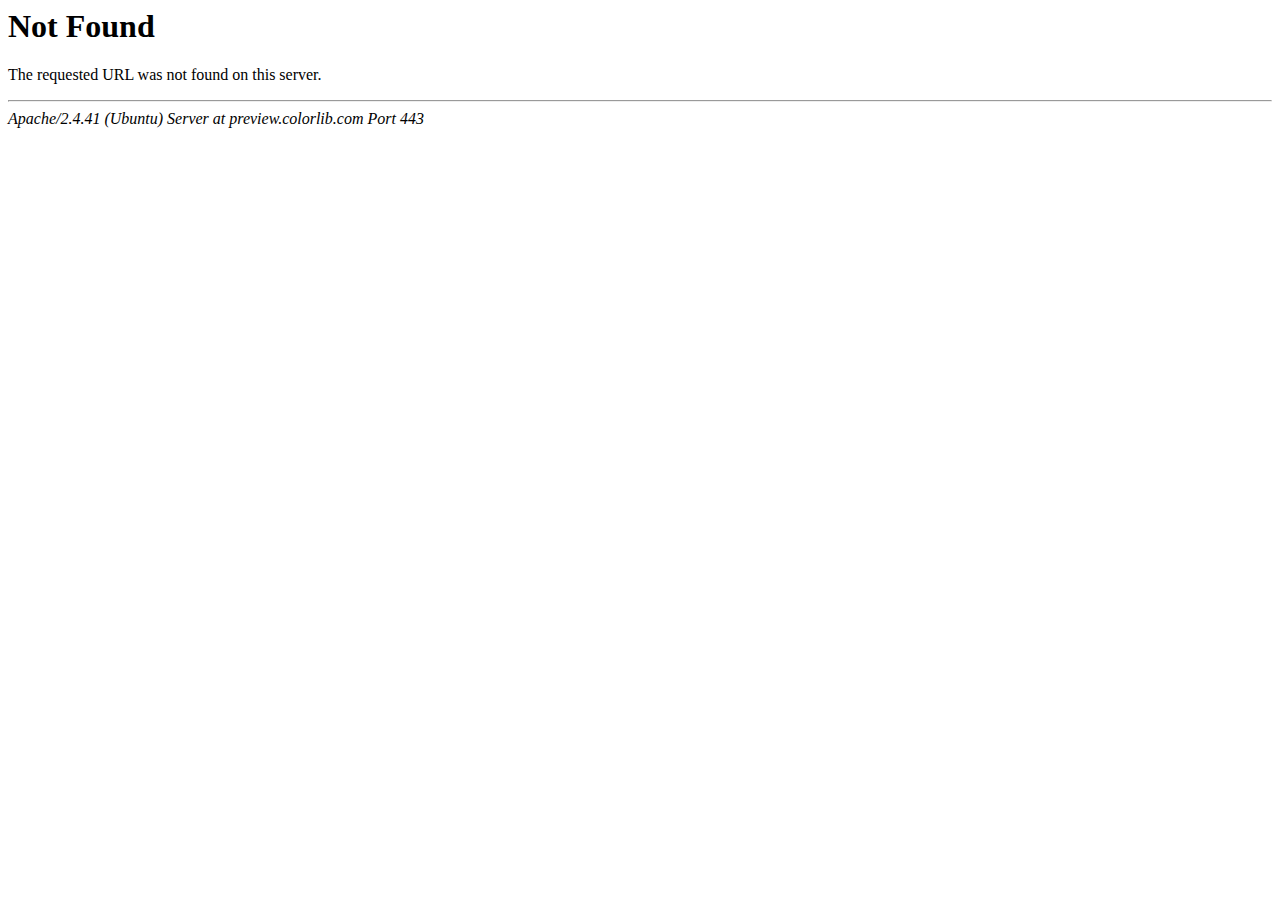
<file: Class.html>
<!DOCTYPE HTML PUBLIC "-//IETF//DTD HTML 2.0//EN">
<html><head>
<title>404 Not Found</title>
</head><body>
<h1>Not Found</h1>
<p>The requested URL was not found on this server.</p>
<hr>
<address>Apache/2.4.41 (Ubuntu) Server at preview.colorlib.com Port 443</address>
<script defer src="https://static.cloudflareinsights.com/beacon.min.js/vcd15cbe7772f49c399c6a5babf22c1241717689176015" integrity="sha512-ZpsOmlRQV6y907TI0dKBHq9Md29nnaEIPlkf84rnaERnq6zvWvPUqr2ft8M1aS28oN72PdrCzSjY4U6VaAw1EQ==" data-cf-beacon='{"rayId":"90f9b8befd1cfde0","version":"2025.1.0","serverTiming":{"name":{"cfExtPri":true,"cfL4":true,"cfSpeedBrain":true,"cfCacheStatus":true}},"token":"cd0b4b3a733644fc843ef0b185f98241","b":1}' crossorigin="anonymous"></script>
</body></html>
</file>
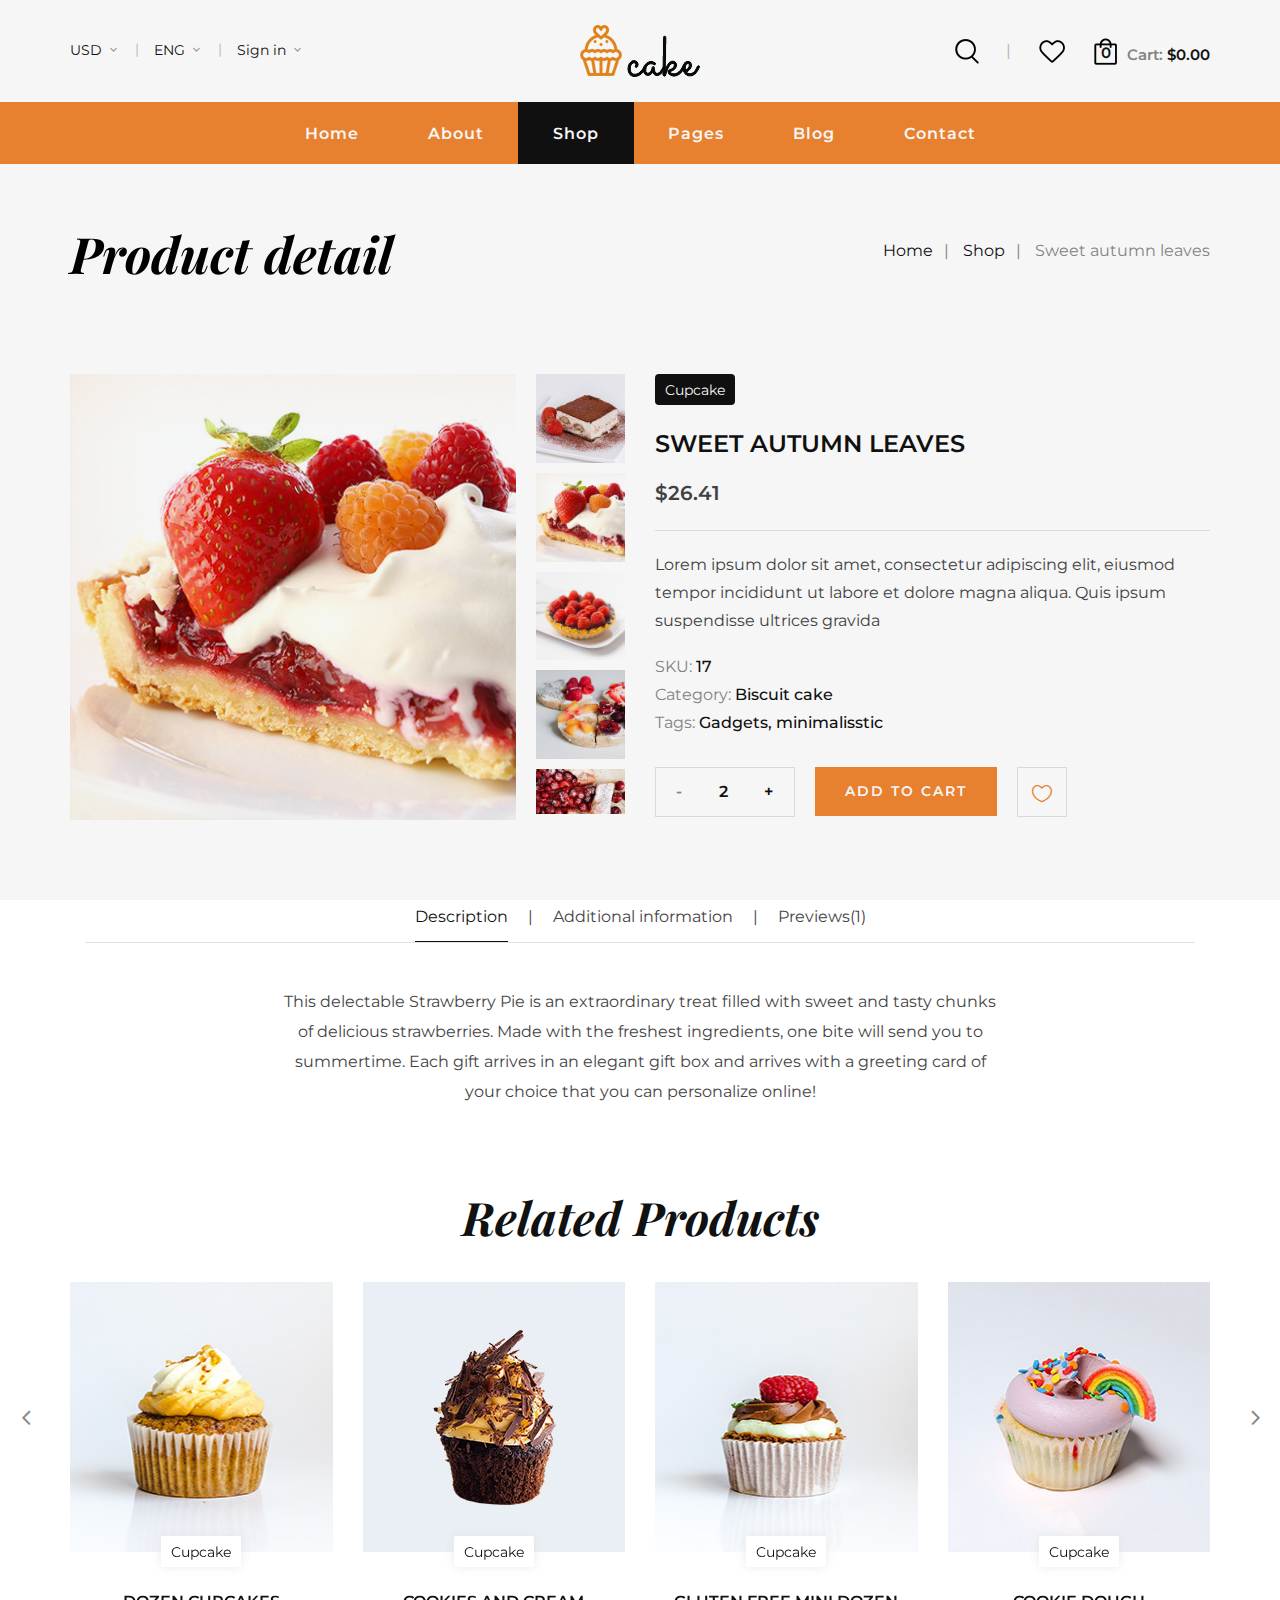
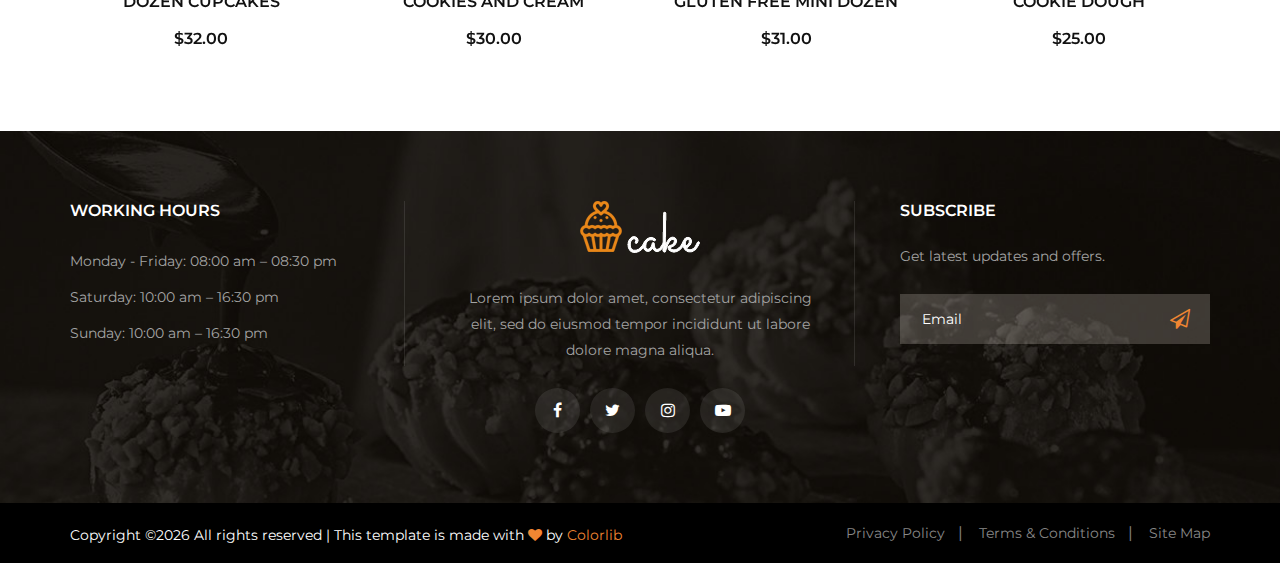
<file: shop-details.html>
<!DOCTYPE html>
<html lang="zxx">


<!-- Mirrored from preview.colorlib.com/theme/cake/shop-details.html by HTTrack Website Copier/3.x [XR&CO'2014], Mon, 10 Feb 2025 05:33:29 GMT -->
<head>
    <meta charset="UTF-8">
    <meta name="description" content="Cake Template">
    <meta name="keywords" content="Cake, unica, creative, html">
    <meta name="viewport" content="width=device-width, initial-scale=1.0">
    <meta http-equiv="X-UA-Compatible" content="ie=edge">
    <title>Cake | Template</title>

    <!-- Google Font -->
    <link href="https://fonts.googleapis.com/css2?family=Playfair+Display:wght@400;500;600;700;800;900&amp;display=swap"
    rel="stylesheet">
    <link href="https://fonts.googleapis.com/css2?family=Montserrat:wght@300;400;500;600;700;800;900&amp;display=swap"
    rel="stylesheet">

    <!-- Css Styles -->
    <link rel="stylesheet" href="css/bootstrap.min.css" type="text/css">
    <link rel="stylesheet" href="css/flaticon.css" type="text/css">
    <link rel="stylesheet" href="css/barfiller.css" type="text/css">
    <link rel="stylesheet" href="css/magnific-popup.css" type="text/css">
    <link rel="stylesheet" href="css/font-awesome.min.css" type="text/css">
    <link rel="stylesheet" href="css/elegant-icons.css" type="text/css">
    <link rel="stylesheet" href="css/nice-select.css" type="text/css">
    <link rel="stylesheet" href="css/owl.carousel.min.css" type="text/css">
    <link rel="stylesheet" href="css/slicknav.min.css" type="text/css">
    <link rel="stylesheet" href="css/style.css" type="text/css">
</head>

<body>
    <!-- Page Preloder -->
    <div id="preloder">
        <div class="loader"></div>
    </div>

    <!-- Offcanvas Menu Begin -->
    <div class="offcanvas-menu-overlay"></div>
    <div class="offcanvas-menu-wrapper">
        <div class="offcanvas__cart">
            <div class="offcanvas__cart__links">
                <a href="#" class="search-switch"><img src="img/icon/search.png" alt=""></a>
                <a href="#"><img src="img/icon/heart.png" alt=""></a>
            </div>
            <div class="offcanvas__cart__item">
                <a href="#"><img src="img/icon/cart.png" alt=""> <span>0</span></a>
                <div class="cart__price">Cart: <span>$0.00</span></div>
            </div>
        </div>
        <div class="offcanvas__logo">
            <a href="index-2.html"><img src="img/logo.png" alt=""></a>
        </div>
        <div id="mobile-menu-wrap"></div>
        <div class="offcanvas__option">
            <ul>
                <li>USD <span class="arrow_carrot-down"></span>
                    <ul>
                        <li>EUR</li>
                        <li>USD</li>
                    </ul>
                </li>
                <li>ENG <span class="arrow_carrot-down"></span>
                    <ul>
                        <li>Spanish</li>
                        <li>ENG</li>
                    </ul>
                </li>
                <li><a href="#">Sign in</a> <span class="arrow_carrot-down"></span></li>
            </ul>
        </div>
    </div>
    <!-- Offcanvas Menu End -->

    <!-- Header Section Begin -->
    <header class="header">
        <div class="header__top">
            <div class="container">
                <div class="row">
                    <div class="col-lg-12">
                        <div class="header__top__inner">
                            <div class="header__top__left">
                                <ul>
                                    <li>USD <span class="arrow_carrot-down"></span>
                                        <ul>
                                            <li>EUR</li>
                                            <li>USD</li>
                                        </ul>
                                    </li>
                                    <li>ENG <span class="arrow_carrot-down"></span>
                                        <ul>
                                            <li>Spanish</li>
                                            <li>ENG</li>
                                        </ul>
                                    </li>
                                    <li><a href="#">Sign in</a> <span class="arrow_carrot-down"></span></li>
                                </ul>
                            </div>
                            <div class="header__logo">
                                <a href="index-2.html"><img src="img/logo.png" alt=""></a>
                            </div>
                            <div class="header__top__right">
                                <div class="header__top__right__links">
                                    <a href="#" class="search-switch"><img src="img/icon/search.png" alt=""></a>
                                    <a href="#"><img src="img/icon/heart.png" alt=""></a>
                                </div>
                                <div class="header__top__right__cart">
                                    <a href="#"><img src="img/icon/cart.png" alt=""> <span>0</span></a>
                                    <div class="cart__price">Cart: <span>$0.00</span></div>
                                </div>
                            </div>
                        </div>
                    </div>
                </div>
                <div class="canvas__open"><i class="fa fa-bars"></i></div>
            </div>
        </div>
        <div class="container">
            <div class="row">
                <div class="col-lg-12">
                    <nav class="header__menu mobile-menu">
                        <ul>
                            <li><a href="index-2.html">Home</a></li>
                            <li><a href="about.html">About</a></li>
                            <li class="active"><a href="shop.html">Shop</a></li>
                            <li><a href="#">Pages</a>
                                <ul class="dropdown">
                                    <li><a href="shop-details.html">Shop Details</a></li>
                                    <li><a href="shoping-cart.html">Shoping Cart</a></li>
                                    <li><a href="checkout.html">Check Out</a></li>
                                    <li><a href="wisslist.html">Wisslist</a></li>
                                    <li><a href="Class.html">Class</a></li>
                                    <li><a href="blog-details.html">Blog Details</a></li>
                                </ul>
                            </li>
                            <li><a href="blog.html">Blog</a></li>
                            <li><a href="contact.html">Contact</a></li>
                        </ul>
                    </nav>
                </div>
            </div>
        </div>
    </header>
    <!-- Header Section End -->

    <!-- Breadcrumb Begin -->
    <div class="breadcrumb-option">
        <div class="container">
            <div class="row">
                <div class="col-lg-6 col-md-6 col-sm-6">
                    <div class="breadcrumb__text">
                        <h2>Product detail</h2>
                    </div>
                </div>
                <div class="col-lg-6 col-md-6 col-sm-6">
                    <div class="breadcrumb__links">
                        <a href="index-2.html">Home</a>
                        <a href="shop.html">Shop</a>
                        <span>Sweet autumn leaves</span>
                    </div>
                </div>
            </div>
        </div>
    </div>
    <!-- Breadcrumb End -->

    <!-- Shop Details Section Begin -->
    <section class="product-details spad">
        <div class="container">
            <div class="row">
                <div class="col-lg-6">
                    <div class="product__details__img">
                        <div class="product__details__big__img">
                            <img class="big_img" src="img/shop/details/product-big-1.jpg" alt="">
                        </div>
                        <div class="product__details__thumb">
                            <div class="pt__item active">
                                <img data-imgbigurl="img/shop/details/product-big-2.jpg"
                                src="img/shop/details/product-big-2.jpg" alt="">
                            </div>
                            <div class="pt__item">
                                <img data-imgbigurl="img/shop/details/product-big-1.jpg"
                                src="img/shop/details/product-big-1.jpg" alt="">
                            </div>
                            <div class="pt__item">
                                <img data-imgbigurl="img/shop/details/product-big-4.jpg"
                                src="img/shop/details/product-big-4.jpg" alt="">
                            </div>
                            <div class="pt__item">
                                <img data-imgbigurl="img/shop/details/product-big-3.jpg"
                                src="img/shop/details/product-big-3.jpg" alt="">
                            </div>
                            <div class="pt__item">
                                <img data-imgbigurl="img/shop/details/product-big-5.jpg"
                                src="img/shop/details/product-big-5.jpg" alt="">
                            </div>
                        </div>
                    </div>
                </div>
                <div class="col-lg-6">
                    <div class="product__details__text">
                        <div class="product__label">Cupcake</div>
                        <h4>SWEET AUTUMN LEAVES</h4>
                        <h5>$26.41</h5>
                        <p>Lorem ipsum dolor sit amet, consectetur adipiscing elit, eiusmod tempor incididunt ut labore
                        et dolore magna aliqua. Quis ipsum suspendisse ultrices gravida</p>
                        <ul>
                            <li>SKU: <span>17</span></li>
                            <li>Category: <span>Biscuit cake</span></li>
                            <li>Tags: <span>Gadgets, minimalisstic</span></li>
                        </ul>
                        <div class="product__details__option">
                            <div class="quantity">
                                <div class="pro-qty">
                                    <input type="text" value="2">
                                </div>
                            </div>
                            <a href="#" class="primary-btn">Add to cart</a>
                            <a href="#" class="heart__btn"><span class="icon_heart_alt"></span></a>
                        </div>
                    </div>
                </div>
            </div>
            <div class="product__details__tab">
                <div class="col-lg-12">
                    <ul class="nav nav-tabs" role="tablist">
                        <li class="nav-item">
                            <a class="nav-link active" data-toggle="tab" href="#tabs-1" role="tab">Description</a>
                        </li>
                        <li class="nav-item">
                            <a class="nav-link" data-toggle="tab" href="#tabs-2" role="tab">Additional information</a>
                        </li>
                        <li class="nav-item">
                            <a class="nav-link" data-toggle="tab" href="#tabs-3" role="tab">Previews(1)</a>
                        </li>
                    </ul>
                    <div class="tab-content">
                        <div class="tab-pane active" id="tabs-1" role="tabpanel">
                            <div class="row d-flex justify-content-center">
                                <div class="col-lg-8">
                                    <p>This delectable Strawberry Pie is an extraordinary treat filled with sweet and
                                        tasty chunks of delicious strawberries. Made with the freshest ingredients, one
                                        bite will send you to summertime. Each gift arrives in an elegant gift box and
                                    arrives with a greeting card of your choice that you can personalize online!</p>
                                </div>
                            </div>
                        </div>
                        <div class="tab-pane" id="tabs-2" role="tabpanel">
                            <div class="row d-flex justify-content-center">
                                <div class="col-lg-8">
                                    <p>This delectable Strawberry Pie is an extraordinary treat filled with sweet and
                                        tasty chunks of delicious strawberries. Made with the freshest ingredients, one
                                        bite will send you to summertime. Each gift arrives in an elegant gift box and
                                        arrives with a greeting card of your choice that you can personalize online!2
                                    </p>
                                </div>
                            </div>
                        </div>
                        <div class="tab-pane" id="tabs-3" role="tabpanel">
                            <div class="row d-flex justify-content-center">
                                <div class="col-lg-8">
                                    <p>This delectable Strawberry Pie is an extraordinary treat filled with sweet and
                                        tasty chunks of delicious strawberries. Made with the freshest ingredients, one
                                        bite will send you to summertime. Each gift arrives in an elegant gift box and
                                        arrives with a greeting card of your choice that you can personalize online!3
                                    </p>
                                </div>
                            </div>
                        </div>
                    </div>
                </div>
            </div>
        </div>
    </section>
    <!-- Shop Details Section End -->

    <!-- Related Products Section Begin -->
    <section class="related-products spad">
        <div class="container">
            <div class="row">
                <div class="col-lg-12 text-center">
                    <div class="section-title">
                        <h2>Related Products</h2>
                    </div>
                </div>
            </div>
            <div class="row">
                <div class="related__products__slider owl-carousel">
                    <div class="col-lg-3">
                        <div class="product__item">
                            <div class="product__item__pic set-bg" data-setbg="img/shop/product-1.jpg">
                                <div class="product__label">
                                    <span>Cupcake</span>
                                </div>
                            </div>
                            <div class="product__item__text">
                                <h6><a href="#">Dozen Cupcakes</a></h6>
                                <div class="product__item__price">$32.00</div>
                                <div class="cart_add">
                                    <a href="#">Add to cart</a>
                                </div>
                            </div>
                        </div>
                    </div>
                    <div class="col-lg-3">
                        <div class="product__item">
                            <div class="product__item__pic set-bg" data-setbg="img/shop/product-2.jpg">
                                <div class="product__label">
                                    <span>Cupcake</span>
                                </div>
                            </div>
                            <div class="product__item__text">
                                <h6><a href="#">Cookies and Cream</a></h6>
                                <div class="product__item__price">$30.00</div>
                                <div class="cart_add">
                                    <a href="#">Add to cart</a>
                                </div>
                            </div>
                        </div>
                    </div>
                    <div class="col-lg-3">
                        <div class="product__item">
                            <div class="product__item__pic set-bg" data-setbg="img/shop/product-3.jpg">
                                <div class="product__label">
                                    <span>Cupcake</span>
                                </div>
                            </div>
                            <div class="product__item__text">
                                <h6><a href="#">Gluten Free Mini Dozen</a></h6>
                                <div class="product__item__price">$31.00</div>
                                <div class="cart_add">
                                    <a href="#">Add to cart</a>
                                </div>
                            </div>
                        </div>
                    </div>
                    <div class="col-lg-3">
                        <div class="product__item">
                            <div class="product__item__pic set-bg" data-setbg="img/shop/product-4.jpg">
                                <div class="product__label">
                                    <span>Cupcake</span>
                                </div>
                            </div>
                            <div class="product__item__text">
                                <h6><a href="#">Cookie Dough</a></h6>
                                <div class="product__item__price">$25.00</div>
                                <div class="cart_add">
                                    <a href="#">Add to cart</a>
                                </div>
                            </div>
                        </div>
                    </div>
                    <div class="col-lg-3">
                        <div class="product__item">
                            <div class="product__item__pic set-bg" data-setbg="img/shop/product-5.jpg">
                                <div class="product__label">
                                    <span>Cupcake</span>
                                </div>
                            </div>
                            <div class="product__item__text">
                                <h6><a href="#">Vanilla Salted Caramel</a></h6>
                                <div class="product__item__price">$05.00</div>
                                <div class="cart_add">
                                    <a href="#">Add to cart</a>
                                </div>
                            </div>
                        </div>
                    </div>
                    <div class="col-lg-3">
                        <div class="product__item">
                            <div class="product__item__pic set-bg" data-setbg="img/shop/product-6.jpg">
                                <div class="product__label">
                                    <span>Cupcake</span>
                                </div>
                            </div>
                            <div class="product__item__text">
                                <h6><a href="#">German Chocolate</a></h6>
                                <div class="product__item__price">$14.00</div>
                                <div class="cart_add">
                                    <a href="#">Add to cart</a>
                                </div>
                            </div>
                        </div>
                    </div>
                </div>
            </div>
        </div>
    </section>
    <!-- Related Products Section End -->

    <!-- Footer Section Begin -->
    <footer class="footer set-bg" data-setbg="img/footer-bg.jpg">
        <div class="container">
            <div class="row">
                <div class="col-lg-4 col-md-6 col-sm-6">
                    <div class="footer__widget">
                        <h6>WORKING HOURS</h6>
                        <ul>
                            <li>Monday - Friday: 08:00 am – 08:30 pm</li>
                            <li>Saturday: 10:00 am – 16:30 pm</li>
                            <li>Sunday: 10:00 am – 16:30 pm</li>
                        </ul>
                    </div>
                </div>
                <div class="col-lg-4 col-md-6 col-sm-6">
                    <div class="footer__about">
                        <div class="footer__logo">
                            <a href="#"><img src="img/footer-logo.png" alt=""></a>
                        </div>
                        <p>Lorem ipsum dolor amet, consectetur adipiscing elit, sed do eiusmod tempor incididunt ut
                        labore dolore magna aliqua.</p>
                        <div class="footer__social">
                            <a href="#"><i class="fa fa-facebook"></i></a>
                            <a href="#"><i class="fa fa-twitter"></i></a>
                            <a href="#"><i class="fa fa-instagram"></i></a>
                            <a href="#"><i class="fa fa-youtube-play"></i></a>
                        </div>
                    </div>
                </div>
                <div class="col-lg-4 col-md-6 col-sm-6">
                    <div class="footer__newslatter">
                        <h6>Subscribe</h6>
                        <p>Get latest updates and offers.</p>
                        <form action="#">
                            <input type="text" placeholder="Email">
                            <button type="submit"><i class="fa fa-send-o"></i></button>
                        </form>
                    </div>
                </div>
            </div>
        </div>
        <div class="copyright">
            <div class="container">
                <div class="row">
                    <div class="col-lg-7">
                        <p class="copyright__text text-white"><!-- Link back to Colorlib can't be removed. Template is licensed under CC BY 3.0. -->
                          Copyright &copy;<script>document.write(new Date().getFullYear());</script> All rights reserved | This template is made with <i class="fa fa-heart" aria-hidden="true"></i> by <a href="https://colorlib.com/" target="_blank">Colorlib</a>
                          <!-- Link back to Colorlib can't be removed. Template is licensed under CC BY 3.0. -->
                      </p>
                  </div>
                  <div class="col-lg-5">
                    <div class="copyright__widget">
                        <ul>
                            <li><a href="#">Privacy Policy</a></li>
                            <li><a href="#">Terms & Conditions</a></li>
                            <li><a href="#">Site Map</a></li>
                        </ul>
                    </div>
                </div>
            </div>
        </div>
    </div>
</footer>
<!-- Footer Section End -->

<!-- Search Begin -->
<div class="search-model">
    <div class="h-100 d-flex align-items-center justify-content-center">
        <div class="search-close-switch">+</div>
        <form class="search-model-form">
            <input type="text" id="search-input" placeholder="Search here.....">
        </form>
    </div>
</div>
<!-- Search End -->

<!-- Js Plugins -->
<script src="js/jquery-3.3.1.min.js"></script>
<script src="js/bootstrap.min.js"></script>
<script src="js/jquery.nice-select.min.js"></script>
<script src="js/jquery.barfiller.js"></script>
<script src="js/jquery.magnific-popup.min.js"></script>
<script src="js/jquery.slicknav.js"></script>
<script src="js/owl.carousel.min.js"></script>
<script src="js/jquery.nicescroll.min.js"></script>
<script src="js/main.js"></script>

<!-- Global site tag (gtag.js) - Google Analytics -->
<script async src="https://www.googletagmanager.com/gtag/js?id=UA-23581568-13"></script>
<script>
  window.dataLayer = window.dataLayer || [];
  function gtag(){dataLayer.push(arguments);}
  gtag('js', new Date());

  gtag('config', 'UA-23581568-13');
</script>

<script defer src="https://static.cloudflareinsights.com/beacon.min.js/vcd15cbe7772f49c399c6a5babf22c1241717689176015" integrity="sha512-ZpsOmlRQV6y907TI0dKBHq9Md29nnaEIPlkf84rnaERnq6zvWvPUqr2ft8M1aS28oN72PdrCzSjY4U6VaAw1EQ==" data-cf-beacon='{"rayId":"90f9b8b59f5bfde0","version":"2025.1.0","serverTiming":{"name":{"cfExtPri":true,"cfL4":true,"cfSpeedBrain":true,"cfCacheStatus":true}},"token":"cd0b4b3a733644fc843ef0b185f98241","b":1}' crossorigin="anonymous"></script>
</body>


<!-- Mirrored from preview.colorlib.com/theme/cake/shop-details.html by HTTrack Website Copier/3.x [XR&CO'2014], Mon, 10 Feb 2025 05:33:34 GMT -->
</html>
</file>
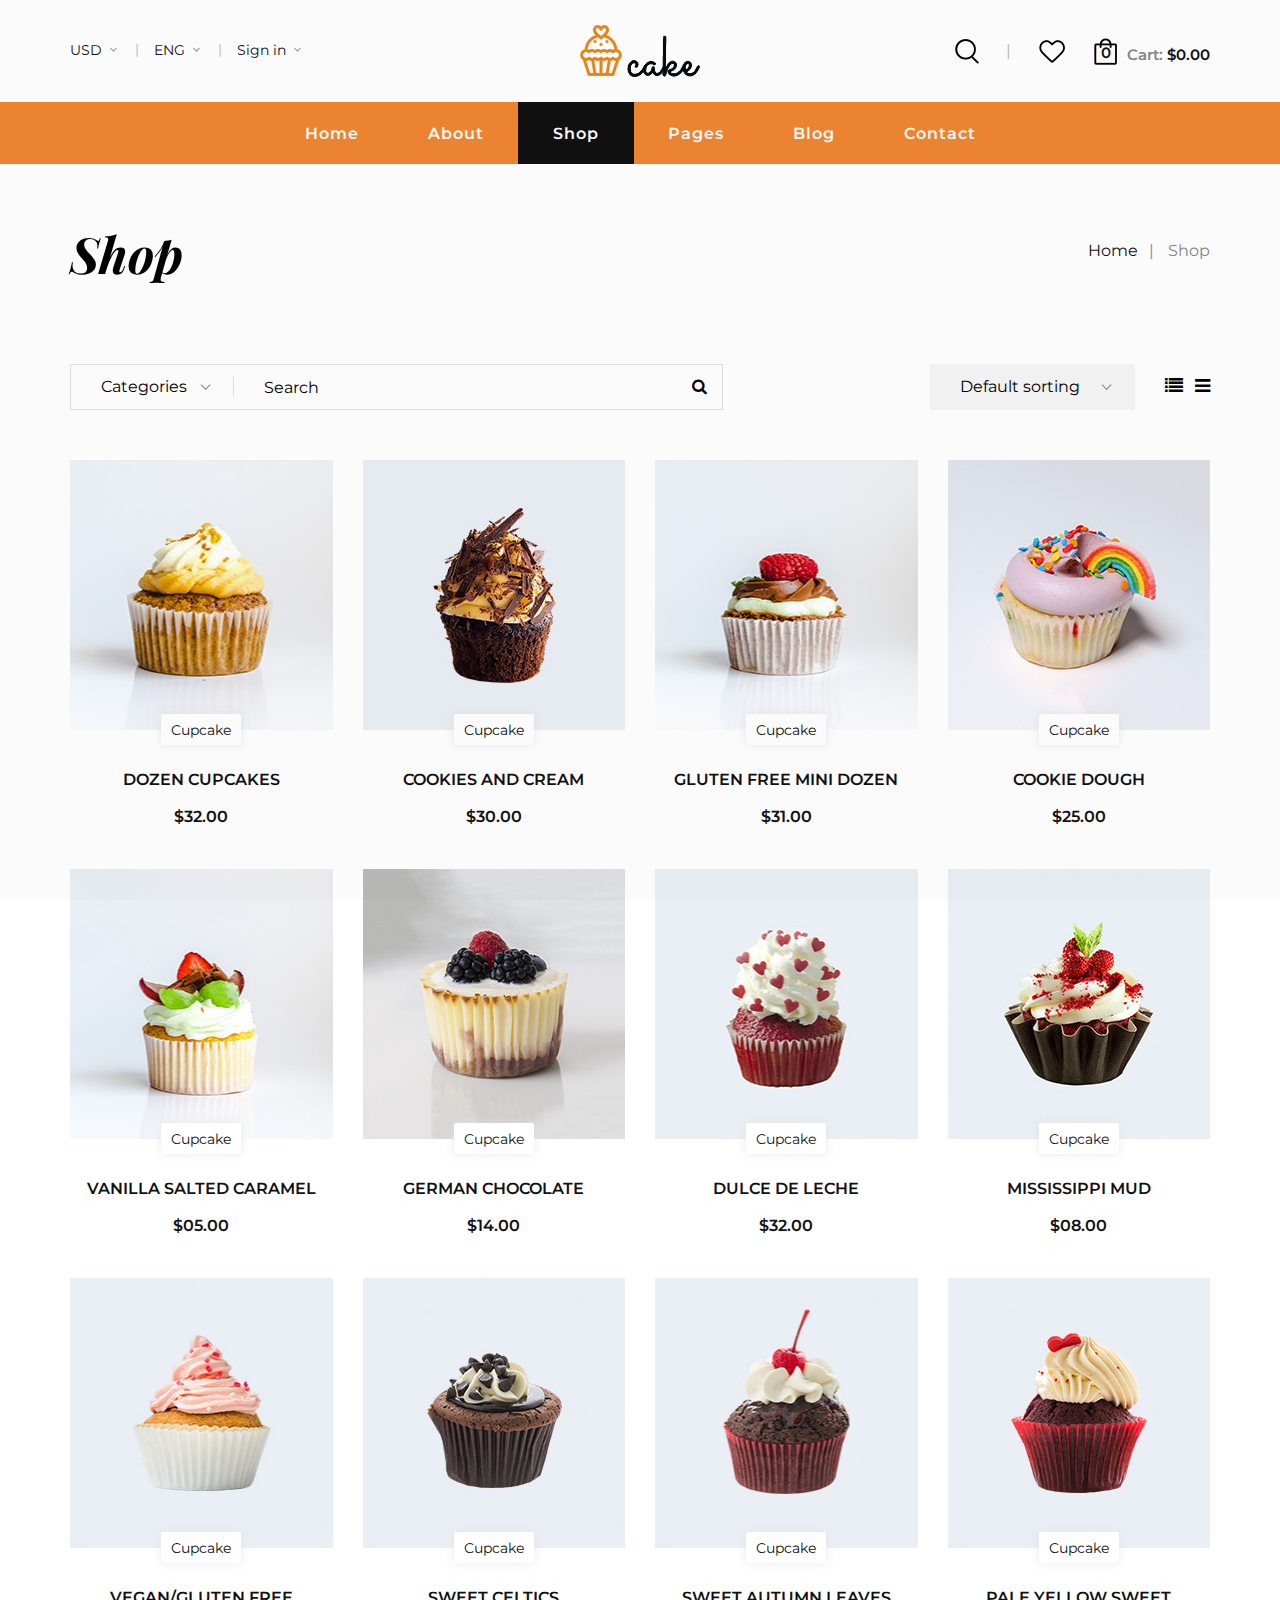
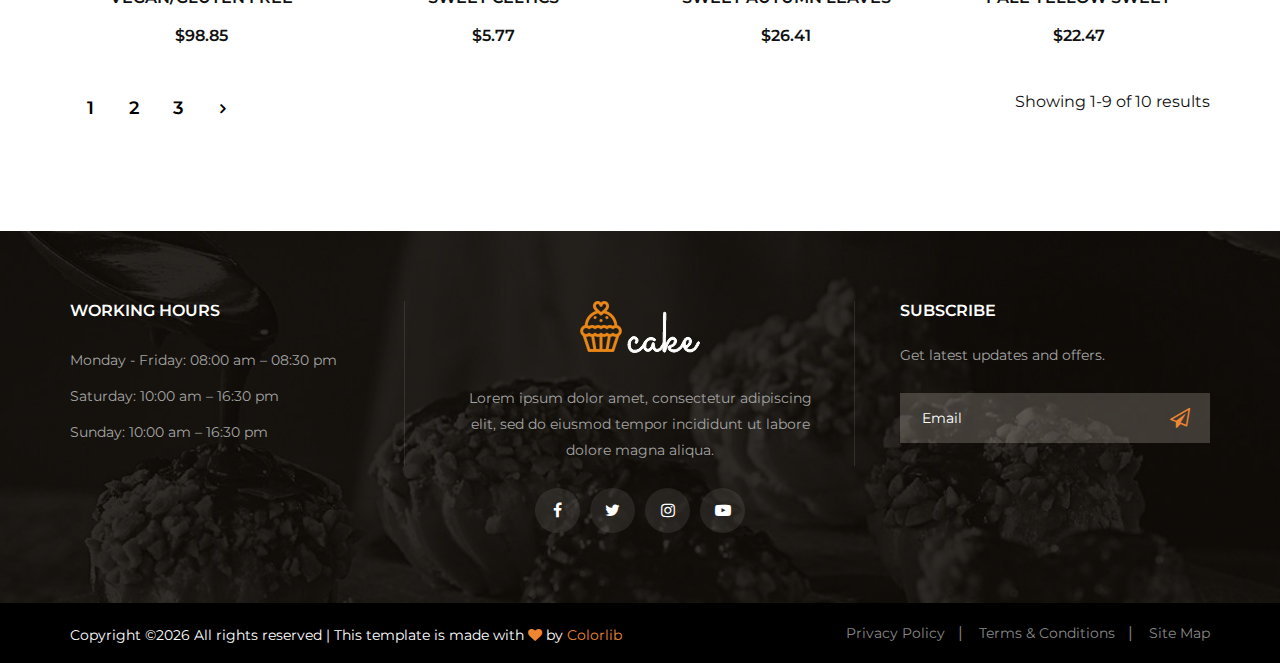
<file: shop.html>
<!DOCTYPE html>
<html lang="zxx">


<!-- Mirrored from preview.colorlib.com/theme/cake/shop.html by HTTrack Website Copier/3.x [XR&CO'2014], Mon, 10 Feb 2025 05:33:27 GMT -->
<head>
    <meta charset="UTF-8">
    <meta name="description" content="Cake Template">
    <meta name="keywords" content="Cake, unica, creative, html">
    <meta name="viewport" content="width=device-width, initial-scale=1.0">
    <meta http-equiv="X-UA-Compatible" content="ie=edge">
    <title>Cake | Template</title>

    <!-- Google Font -->
    <link href="https://fonts.googleapis.com/css2?family=Playfair+Display:wght@400;500;600;700;800;900&amp;display=swap"
    rel="stylesheet">
    <link href="https://fonts.googleapis.com/css2?family=Montserrat:wght@300;400;500;600;700;800;900&amp;display=swap"
    rel="stylesheet">

    <!-- Css Styles -->
    <link rel="stylesheet" href="css/bootstrap.min.css" type="text/css">
    <link rel="stylesheet" href="css/flaticon.css" type="text/css">
    <link rel="stylesheet" href="css/barfiller.css" type="text/css">
    <link rel="stylesheet" href="css/magnific-popup.css" type="text/css">
    <link rel="stylesheet" href="css/font-awesome.min.css" type="text/css">
    <link rel="stylesheet" href="css/elegant-icons.css" type="text/css">
    <link rel="stylesheet" href="css/nice-select.css" type="text/css">
    <link rel="stylesheet" href="css/owl.carousel.min.css" type="text/css">
    <link rel="stylesheet" href="css/slicknav.min.css" type="text/css">
    <link rel="stylesheet" href="css/style.css" type="text/css">
</head>

<body>
    <!-- Page Preloder -->
    <div id="preloder">
        <div class="loader"></div>
    </div>

    <!-- Offcanvas Menu Begin -->
    <div class="offcanvas-menu-overlay"></div>
    <div class="offcanvas-menu-wrapper">
        <div class="offcanvas__cart">
            <div class="offcanvas__cart__links">
                <a href="#" class="search-switch"><img src="img/icon/search.png" alt=""></a>
                <a href="#"><img src="img/icon/heart.png" alt=""></a>
            </div>
            <div class="offcanvas__cart__item">
                <a href="#"><img src="img/icon/cart.png" alt=""> <span>0</span></a>
                <div class="cart__price">Cart: <span>$0.00</span></div>
            </div>
        </div>
        <div class="offcanvas__logo">
            <a href="index-2.html"><img src="img/logo.png" alt=""></a>
        </div>
        <div id="mobile-menu-wrap"></div>
        <div class="offcanvas__option">
            <ul>
                <li>USD <span class="arrow_carrot-down"></span>
                    <ul>
                        <li>EUR</li>
                        <li>USD</li>
                    </ul>
                </li>
                <li>ENG <span class="arrow_carrot-down"></span>
                    <ul>
                        <li>Spanish</li>
                        <li>ENG</li>
                    </ul>
                </li>
                <li><a href="#">Sign in</a> <span class="arrow_carrot-down"></span></li>
            </ul>
        </div>
    </div>
    <!-- Offcanvas Menu End -->

    <!-- Header Section Begin -->
    <header class="header">
        <div class="header__top">
            <div class="container">
                <div class="row">
                    <div class="col-lg-12">
                        <div class="header__top__inner">
                            <div class="header__top__left">
                                <ul>
                                    <li>USD <span class="arrow_carrot-down"></span>
                                        <ul>
                                            <li>EUR</li>
                                            <li>USD</li>
                                        </ul>
                                    </li>
                                    <li>ENG <span class="arrow_carrot-down"></span>
                                        <ul>
                                            <li>Spanish</li>
                                            <li>ENG</li>
                                        </ul>
                                    </li>
                                    <li><a href="#">Sign in</a> <span class="arrow_carrot-down"></span></li>
                                </ul>
                            </div>
                            <div class="header__logo">
                                <a href="index-2.html"><img src="img/logo.png" alt=""></a>
                            </div>
                            <div class="header__top__right">
                                <div class="header__top__right__links">
                                    <a href="#" class="search-switch"><img src="img/icon/search.png" alt=""></a>
                                    <a href="#"><img src="img/icon/heart.png" alt=""></a>
                                </div>
                                <div class="header__top__right__cart">
                                    <a href="#"><img src="img/icon/cart.png" alt=""> <span>0</span></a>
                                    <div class="cart__price">Cart: <span>$0.00</span></div>
                                </div>
                            </div>
                        </div>
                    </div>
                </div>
                <div class="canvas__open"><i class="fa fa-bars"></i></div>
            </div>
        </div>
        <div class="container">
            <div class="row">
                <div class="col-lg-12">
                    <nav class="header__menu mobile-menu">
                        <ul>
                            <li><a href="index-2.html">Home</a></li>
                            <li><a href="about.html">About</a></li>
                            <li class="active"><a href="shop.html">Shop</a></li>
                            <li><a href="#">Pages</a>
                                <ul class="dropdown">
                                    <li><a href="shop-details.html">Shop Details</a></li>
                                    <li><a href="shoping-cart.html">Shoping Cart</a></li>
                                    <li><a href="checkout.html">Check Out</a></li>
                                    <li><a href="wisslist.html">Wisslist</a></li>
                                    <li><a href="Class.html">Class</a></li>
                                    <li><a href="blog-details.html">Blog Details</a></li>
                                </ul>
                            </li>
                            <li><a href="blog.html">Blog</a></li>
                            <li><a href="contact.html">Contact</a></li>
                        </ul>
                    </nav>
                </div>
            </div>
        </div>
    </header>
    <!-- Header Section End -->

    <!-- Breadcrumb Begin -->
    <div class="breadcrumb-option">
        <div class="container">
            <div class="row">
                <div class="col-lg-6 col-md-6 col-sm-6">
                    <div class="breadcrumb__text">
                        <h2>Shop</h2>
                    </div>
                </div>
                <div class="col-lg-6 col-md-6 col-sm-6">
                    <div class="breadcrumb__links">
                        <a href="index-2.html">Home</a>
                        <span>Shop</span>
                    </div>
                </div>
            </div>
        </div>
    </div>
    <!-- Breadcrumb End -->

    <!-- Shop Section Begin -->
    <section class="shop spad">
        <div class="container">
            <div class="shop__option">
                <div class="row">
                    <div class="col-lg-7 col-md-7">
                        <div class="shop__option__search">
                            <form action="#">
                                <select>
                                    <option value="">Categories</option>
                                    <option value="">Red Velvet</option>
                                    <option value="">Cup Cake</option>
                                    <option value="">Biscuit</option>
                                </select>
                                <input type="text" placeholder="Search">
                                <button type="submit"><i class="fa fa-search"></i></button>
                            </form>
                        </div>
                    </div>
                    <div class="col-lg-5 col-md-5">
                        <div class="shop__option__right">
                            <select>
                                <option value="">Default sorting</option>
                                <option value="">A to Z</option>
                                <option value="">1 - 8</option>
                                <option value="">Name</option>
                            </select>
                            <a href="#"><i class="fa fa-list"></i></a>
                            <a href="#"><i class="fa fa-reorder"></i></a>
                        </div>
                    </div>
                </div>
            </div>
            <div class="row">
                <div class="col-lg-3 col-md-6 col-sm-6">
                    <div class="product__item">
                        <div class="product__item__pic set-bg" data-setbg="img/shop/product-1.jpg">
                            <div class="product__label">
                                <span>Cupcake</span>
                            </div>
                        </div>
                        <div class="product__item__text">
                            <h6><a href="#">Dozen Cupcakes</a></h6>
                            <div class="product__item__price">$32.00</div>
                            <div class="cart_add">
                                <a href="#">Add to cart</a>
                            </div>
                        </div>
                    </div>
                </div>
                <div class="col-lg-3 col-md-6 col-sm-6">
                    <div class="product__item">
                        <div class="product__item__pic set-bg" data-setbg="img/shop/product-2.jpg">
                            <div class="product__label">
                                <span>Cupcake</span>
                            </div>
                        </div>
                        <div class="product__item__text">
                            <h6><a href="#">Cookies and Cream</a></h6>
                            <div class="product__item__price">$30.00</div>
                            <div class="cart_add">
                                <a href="#">Add to cart</a>
                            </div>
                        </div>
                    </div>
                </div>
                <div class="col-lg-3 col-md-6 col-sm-6">
                    <div class="product__item">
                        <div class="product__item__pic set-bg" data-setbg="img/shop/product-3.jpg">
                            <div class="product__label">
                                <span>Cupcake</span>
                            </div>
                        </div>
                        <div class="product__item__text">
                            <h6><a href="#">Gluten Free Mini Dozen</a></h6>
                            <div class="product__item__price">$31.00</div>
                            <div class="cart_add">
                                <a href="#">Add to cart</a>
                            </div>
                        </div>
                    </div>
                </div>
                <div class="col-lg-3 col-md-6 col-sm-6">
                    <div class="product__item">
                        <div class="product__item__pic set-bg" data-setbg="img/shop/product-4.jpg">
                            <div class="product__label">
                                <span>Cupcake</span>
                            </div>
                        </div>
                        <div class="product__item__text">
                            <h6><a href="#">Cookie Dough</a></h6>
                            <div class="product__item__price">$25.00</div>
                            <div class="cart_add">
                                <a href="#">Add to cart</a>
                            </div>
                        </div>
                    </div>
                </div>
                <div class="col-lg-3 col-md-6 col-sm-6">
                    <div class="product__item">
                        <div class="product__item__pic set-bg" data-setbg="img/shop/product-5.jpg">
                            <div class="product__label">
                                <span>Cupcake</span>
                            </div>
                        </div>
                        <div class="product__item__text">
                            <h6><a href="#">Vanilla Salted Caramel</a></h6>
                            <div class="product__item__price">$05.00</div>
                            <div class="cart_add">
                                <a href="#">Add to cart</a>
                            </div>
                        </div>
                    </div>
                </div>
                <div class="col-lg-3 col-md-6 col-sm-6">
                    <div class="product__item">
                        <div class="product__item__pic set-bg" data-setbg="img/shop/product-6.jpg">
                            <div class="product__label">
                                <span>Cupcake</span>
                            </div>
                        </div>
                        <div class="product__item__text">
                            <h6><a href="#">German Chocolate</a></h6>
                            <div class="product__item__price">$14.00</div>
                            <div class="cart_add">
                                <a href="#">Add to cart</a>
                            </div>
                        </div>
                    </div>
                </div>
                <div class="col-lg-3 col-md-6 col-sm-6">
                    <div class="product__item">
                        <div class="product__item__pic set-bg" data-setbg="img/shop/product-7.jpg">
                            <div class="product__label">
                                <span>Cupcake</span>
                            </div>
                        </div>
                        <div class="product__item__text">
                            <h6><a href="#">Dulce De Leche</a></h6>
                            <div class="product__item__price">$32.00</div>
                            <div class="cart_add">
                                <a href="#">Add to cart</a>
                            </div>
                        </div>
                    </div>
                </div>
                <div class="col-lg-3 col-md-6 col-sm-6">
                    <div class="product__item">
                        <div class="product__item__pic set-bg" data-setbg="img/shop/product-8.jpg">
                            <div class="product__label">
                                <span>Cupcake</span>
                            </div>
                        </div>
                        <div class="product__item__text">
                            <h6><a href="#">Mississippi Mud</a></h6>
                            <div class="product__item__price">$08.00</div>
                            <div class="cart_add">
                                <a href="#">Add to cart</a>
                            </div>
                        </div>
                    </div>
                </div>
                <div class="col-lg-3 col-md-6 col-sm-6">
                    <div class="product__item">
                        <div class="product__item__pic set-bg" data-setbg="img/shop/product-9.jpg">
                            <div class="product__label">
                                <span>Cupcake</span>
                            </div>
                        </div>
                        <div class="product__item__text">
                            <h6><a href="#">VEGAN/GLUTEN FREE</a></h6>
                            <div class="product__item__price">$98.85</div>
                            <div class="cart_add">
                                <a href="#">Add to cart</a>
                            </div>
                        </div>
                    </div>
                </div>
                <div class="col-lg-3 col-md-6 col-sm-6">
                    <div class="product__item">
                        <div class="product__item__pic set-bg" data-setbg="img/shop/product-10.jpg">
                            <div class="product__label">
                                <span>Cupcake</span>
                            </div>
                        </div>
                        <div class="product__item__text">
                            <h6><a href="#">SWEET CELTICS</a></h6>
                            <div class="product__item__price">$5.77</div>
                            <div class="cart_add">
                                <a href="#">Add to cart</a>
                            </div>
                        </div>
                    </div>
                </div>
                <div class="col-lg-3 col-md-6 col-sm-6">
                    <div class="product__item">
                        <div class="product__item__pic set-bg" data-setbg="img/shop/product-11.jpg">
                            <div class="product__label">
                                <span>Cupcake</span>
                            </div>
                        </div>
                        <div class="product__item__text">
                            <h6><a href="#">SWEET AUTUMN LEAVES</a></h6>
                            <div class="product__item__price">$26.41</div>
                            <div class="cart_add">
                                <a href="#">Add to cart</a>
                            </div>
                        </div>
                    </div>
                </div>
                <div class="col-lg-3 col-md-6 col-sm-6">
                    <div class="product__item">
                        <div class="product__item__pic set-bg" data-setbg="img/shop/product-12.jpg">
                            <div class="product__label">
                                <span>Cupcake</span>
                            </div>
                        </div>
                        <div class="product__item__text">
                            <h6><a href="#">PALE YELLOW SWEET</a></h6>
                            <div class="product__item__price">$22.47</div>
                            <div class="cart_add">
                                <a href="#">Add to cart</a>
                            </div>
                        </div>
                    </div>
                </div>
            </div>
            <div class="shop__last__option">
                <div class="row">
                    <div class="col-lg-6 col-md-6 col-sm-6">
                        <div class="shop__pagination">
                            <a href="#">1</a>
                            <a href="#">2</a>
                            <a href="#">3</a>
                            <a href="#"><span class="arrow_carrot-right"></span></a>
                        </div>
                    </div>
                    <div class="col-lg-6 col-md-6 col-sm-6">
                        <div class="shop__last__text">
                            <p>Showing 1-9 of 10 results</p>
                        </div>
                    </div>
                </div>
            </div>
        </div>
    </section>
    <!-- Shop Section End -->

    <!-- Footer Section Begin -->
    <footer class="footer set-bg" data-setbg="img/footer-bg.jpg">
        <div class="container">
            <div class="row">
                <div class="col-lg-4 col-md-6 col-sm-6">
                    <div class="footer__widget">
                        <h6>WORKING HOURS</h6>
                        <ul>
                            <li>Monday - Friday: 08:00 am – 08:30 pm</li>
                            <li>Saturday: 10:00 am – 16:30 pm</li>
                            <li>Sunday: 10:00 am – 16:30 pm</li>
                        </ul>
                    </div>
                </div>
                <div class="col-lg-4 col-md-6 col-sm-6">
                    <div class="footer__about">
                        <div class="footer__logo">
                            <a href="#"><img src="img/footer-logo.png" alt=""></a>
                        </div>
                        <p>Lorem ipsum dolor amet, consectetur adipiscing elit, sed do eiusmod tempor incididunt ut
                        labore dolore magna aliqua.</p>
                        <div class="footer__social">
                            <a href="#"><i class="fa fa-facebook"></i></a>
                            <a href="#"><i class="fa fa-twitter"></i></a>
                            <a href="#"><i class="fa fa-instagram"></i></a>
                            <a href="#"><i class="fa fa-youtube-play"></i></a>
                        </div>
                    </div>
                </div>
                <div class="col-lg-4 col-md-6 col-sm-6">
                    <div class="footer__newslatter">
                        <h6>Subscribe</h6>
                        <p>Get latest updates and offers.</p>
                        <form action="#">
                            <input type="text" placeholder="Email">
                            <button type="submit"><i class="fa fa-send-o"></i></button>
                        </form>
                    </div>
                </div>
            </div>
        </div>
        <div class="copyright">
            <div class="container">
                <div class="row">
                    <div class="col-lg-7">
                        <p class="copyright__text text-white"><!-- Link back to Colorlib can't be removed. Template is licensed under CC BY 3.0. -->
                          Copyright &copy;<script>document.write(new Date().getFullYear());</script> All rights reserved | This template is made with <i class="fa fa-heart" aria-hidden="true"></i> by <a href="https://colorlib.com/" target="_blank">Colorlib</a>
                          <!-- Link back to Colorlib can't be removed. Template is licensed under CC BY 3.0. -->
                      </p>
                  </div>
                  <div class="col-lg-5">
                    <div class="copyright__widget">
                        <ul>
                            <li><a href="#">Privacy Policy</a></li>
                            <li><a href="#">Terms & Conditions</a></li>
                            <li><a href="#">Site Map</a></li>
                        </ul>
                    </div>
                </div>
            </div>
        </div>
    </div>
</footer>
<!-- Footer Section End -->

<!-- Search Begin -->
<div class="search-model">
    <div class="h-100 d-flex align-items-center justify-content-center">
        <div class="search-close-switch">+</div>
        <form class="search-model-form">
            <input type="text" id="search-input" placeholder="Search here.....">
        </form>
    </div>
</div>
<!-- Search End -->

<!-- Js Plugins -->
<script src="js/jquery-3.3.1.min.js"></script>
<script src="js/bootstrap.min.js"></script>
<script src="js/jquery.nice-select.min.js"></script>
<script src="js/jquery.barfiller.js"></script>
<script src="js/jquery.magnific-popup.min.js"></script>
<script src="js/jquery.slicknav.js"></script>
<script src="js/owl.carousel.min.js"></script>
<script src="js/jquery.nicescroll.min.js"></script>
<script src="js/main.js"></script>

<!-- Global site tag (gtag.js) - Google Analytics -->
<script async src="https://www.googletagmanager.com/gtag/js?id=UA-23581568-13"></script>
<script>
  window.dataLayer = window.dataLayer || [];
  function gtag(){dataLayer.push(arguments);}
  gtag('js', new Date());

  gtag('config', 'UA-23581568-13');
</script>

<script defer src="https://static.cloudflareinsights.com/beacon.min.js/vcd15cbe7772f49c399c6a5babf22c1241717689176015" integrity="sha512-ZpsOmlRQV6y907TI0dKBHq9Md29nnaEIPlkf84rnaERnq6zvWvPUqr2ft8M1aS28oN72PdrCzSjY4U6VaAw1EQ==" data-cf-beacon='{"rayId":"90f9b8b29debfda7","version":"2025.1.0","serverTiming":{"name":{"cfExtPri":true,"cfL4":true,"cfSpeedBrain":true,"cfCacheStatus":true}},"token":"cd0b4b3a733644fc843ef0b185f98241","b":1}' crossorigin="anonymous"></script>
</body>


<!-- Mirrored from preview.colorlib.com/theme/cake/shop.html by HTTrack Website Copier/3.x [XR&CO'2014], Mon, 10 Feb 2025 05:33:29 GMT -->
</html>
</file>
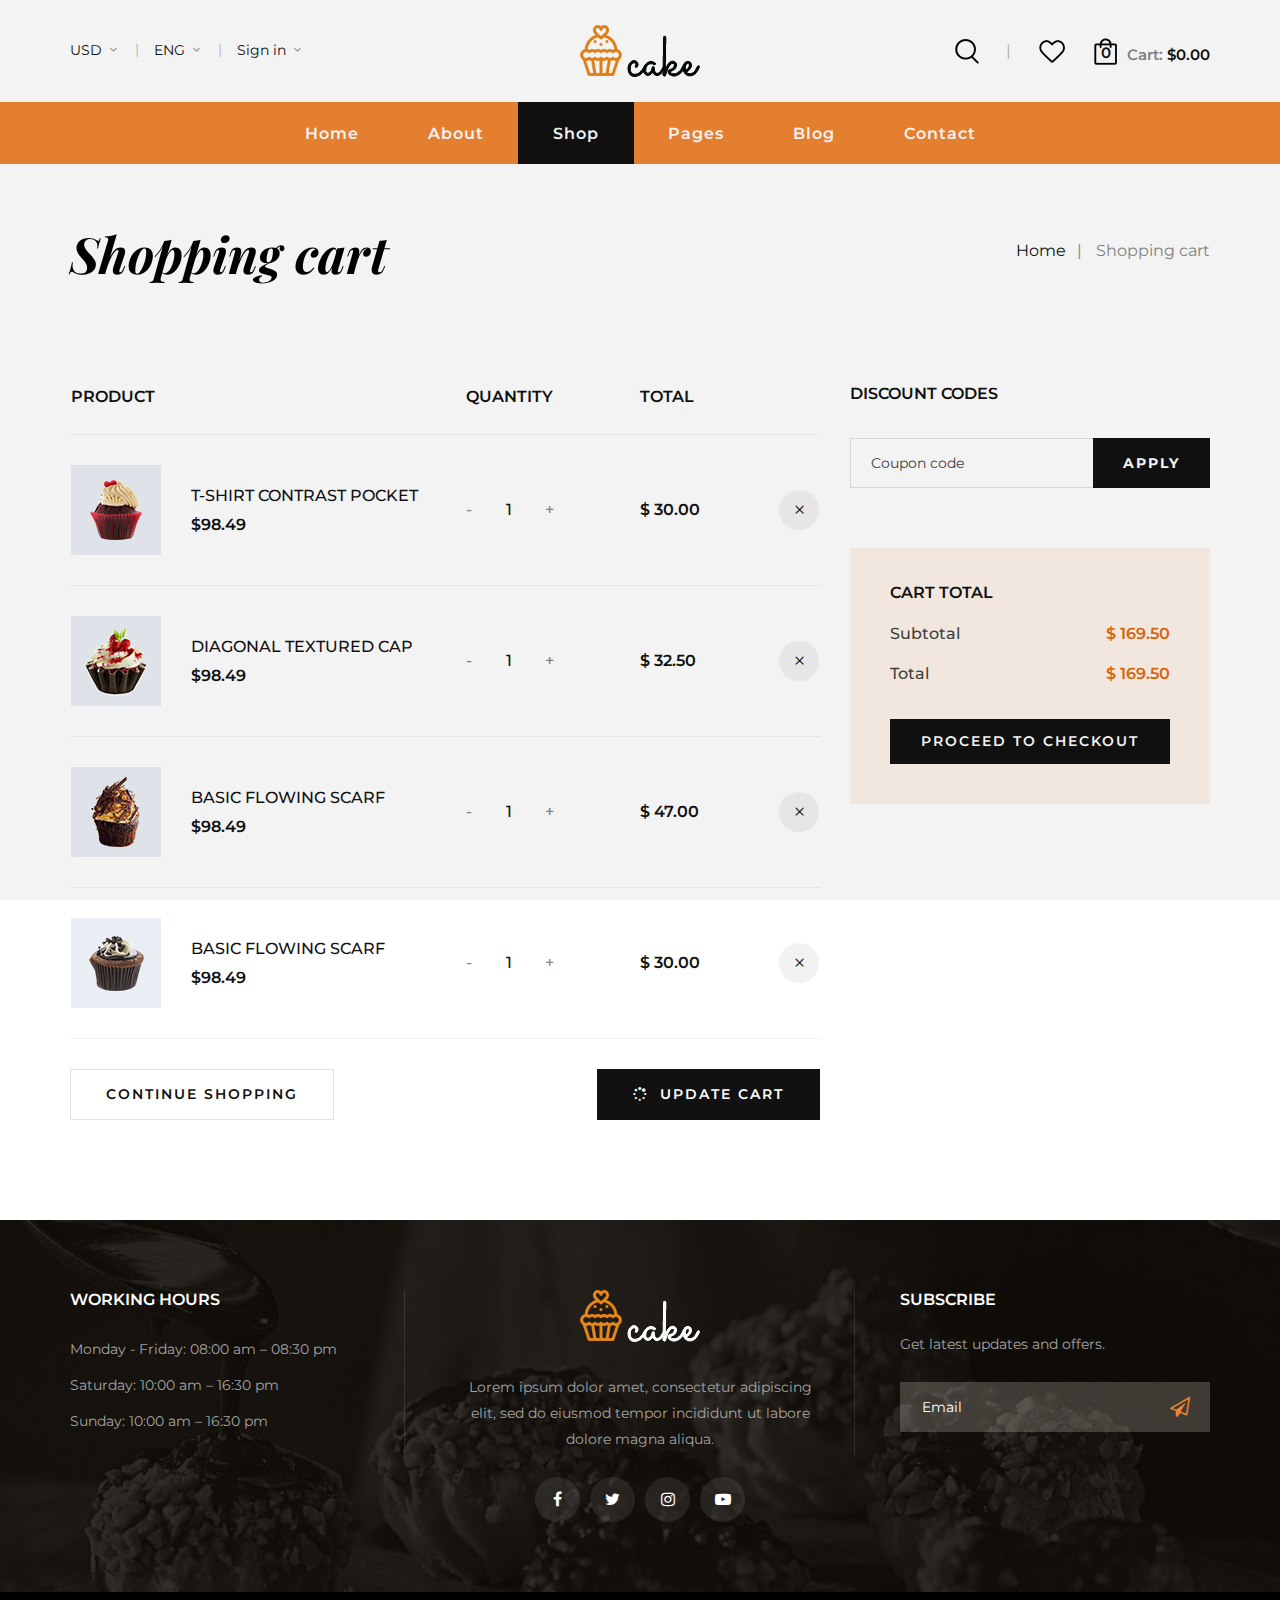
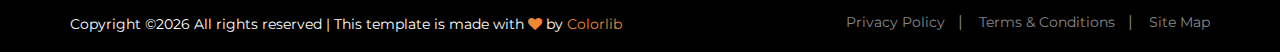
<file: shoping-cart.html>
<!DOCTYPE html>
<html lang="zxx">


<!-- Mirrored from preview.colorlib.com/theme/cake/shoping-cart.html by HTTrack Website Copier/3.x [XR&CO'2014], Mon, 10 Feb 2025 05:33:34 GMT -->
<head>
    <meta charset="UTF-8">
    <meta name="description" content="Cake Template">
    <meta name="keywords" content="Cake, unica, creative, html">
    <meta name="viewport" content="width=device-width, initial-scale=1.0">
    <meta http-equiv="X-UA-Compatible" content="ie=edge">
    <title>Cake | Template</title>

    <!-- Google Font -->
    <link href="https://fonts.googleapis.com/css2?family=Playfair+Display:wght@400;500;600;700;800;900&amp;display=swap"
    rel="stylesheet">
    <link href="https://fonts.googleapis.com/css2?family=Montserrat:wght@300;400;500;600;700;800;900&amp;display=swap"
    rel="stylesheet">

    <!-- Css Styles -->
    <link rel="stylesheet" href="css/bootstrap.min.css" type="text/css">
    <link rel="stylesheet" href="css/flaticon.css" type="text/css">
    <link rel="stylesheet" href="css/barfiller.css" type="text/css">
    <link rel="stylesheet" href="css/magnific-popup.css" type="text/css">
    <link rel="stylesheet" href="css/font-awesome.min.css" type="text/css">
    <link rel="stylesheet" href="css/elegant-icons.css" type="text/css">
    <link rel="stylesheet" href="css/nice-select.css" type="text/css">
    <link rel="stylesheet" href="css/owl.carousel.min.css" type="text/css">
    <link rel="stylesheet" href="css/slicknav.min.css" type="text/css">
    <link rel="stylesheet" href="css/style.css" type="text/css">
</head>

<body>
    <!-- Page Preloder -->
    <div id="preloder">
        <div class="loader"></div>
    </div>

    <!-- Offcanvas Menu Begin -->
    <div class="offcanvas-menu-overlay"></div>
    <div class="offcanvas-menu-wrapper">
        <div class="offcanvas__cart">
            <div class="offcanvas__cart__links">
                <a href="#" class="search-switch"><img src="img/icon/search.png" alt=""></a>
                <a href="#"><img src="img/icon/heart.png" alt=""></a>
            </div>
            <div class="offcanvas__cart__item">
                <a href="#"><img src="img/icon/cart.png" alt=""> <span>0</span></a>
                <div class="cart__price">Cart: <span>$0.00</span></div>
            </div>
        </div>
        <div class="offcanvas__logo">
            <a href="index-2.html"><img src="img/logo.png" alt=""></a>
        </div>
        <div id="mobile-menu-wrap"></div>
        <div class="offcanvas__option">
            <ul>
                <li>USD <span class="arrow_carrot-down"></span>
                    <ul>
                        <li>EUR</li>
                        <li>USD</li>
                    </ul>
                </li>
                <li>ENG <span class="arrow_carrot-down"></span>
                    <ul>
                        <li>Spanish</li>
                        <li>ENG</li>
                    </ul>
                </li>
                <li><a href="#">Sign in</a> <span class="arrow_carrot-down"></span></li>
            </ul>
        </div>
    </div>
    <!-- Offcanvas Menu End -->

    <!-- Header Section Begin -->
    <header class="header">
        <div class="header__top">
            <div class="container">
                <div class="row">
                    <div class="col-lg-12">
                        <div class="header__top__inner">
                            <div class="header__top__left">
                                <ul>
                                    <li>USD <span class="arrow_carrot-down"></span>
                                        <ul>
                                            <li>EUR</li>
                                            <li>USD</li>
                                        </ul>
                                    </li>
                                    <li>ENG <span class="arrow_carrot-down"></span>
                                        <ul>
                                            <li>Spanish</li>
                                            <li>ENG</li>
                                        </ul>
                                    </li>
                                    <li><a href="#">Sign in</a> <span class="arrow_carrot-down"></span></li>
                                </ul>
                            </div>
                            <div class="header__logo">
                                <a href="index-2.html"><img src="img/logo.png" alt=""></a>
                            </div>
                            <div class="header__top__right">
                                <div class="header__top__right__links">
                                    <a href="#" class="search-switch"><img src="img/icon/search.png" alt=""></a>
                                    <a href="#"><img src="img/icon/heart.png" alt=""></a>
                                </div>
                                <div class="header__top__right__cart">
                                    <a href="#"><img src="img/icon/cart.png" alt=""> <span>0</span></a>
                                    <div class="cart__price">Cart: <span>$0.00</span></div>
                                </div>
                            </div>
                        </div>
                    </div>
                </div>
                <div class="canvas__open"><i class="fa fa-bars"></i></div>
            </div>
        </div>
        <div class="container">
            <div class="row">
                <div class="col-lg-12">
                    <nav class="header__menu mobile-menu">
                        <ul>
                            <li><a href="index-2.html">Home</a></li>
                            <li><a href="about.html">About</a></li>
                            <li class="active"><a href="shop.html">Shop</a></li>
                            <li><a href="#">Pages</a>
                                <ul class="dropdown">
                                    <li><a href="shop-details.html">Shop Details</a></li>
                                    <li><a href="shoping-cart.html">Shoping Cart</a></li>
                                    <li><a href="checkout.html">Check Out</a></li>
                                    <li><a href="wisslist.html">Wisslist</a></li>
                                    <li><a href="Class.html">Class</a></li>
                                    <li><a href="blog-details.html">Blog Details</a></li>
                                </ul>
                            </li>
                            <li><a href="blog.html">Blog</a></li>
                            <li><a href="contact.html">Contact</a></li>
                        </ul>
                    </nav>
                </div>
            </div>
        </div>
    </header>
    <!-- Header Section End -->

    <!-- Breadcrumb Begin -->
    <div class="breadcrumb-option">
        <div class="container">
            <div class="row">
                <div class="col-lg-6 col-md-6 col-sm-6">
                    <div class="breadcrumb__text">
                        <h2>Shopping cart</h2>
                    </div>
                </div>
                <div class="col-lg-6 col-md-6 col-sm-6">
                    <div class="breadcrumb__links">
                        <a href="index-2.html">Home</a>
                        <span>Shopping cart</span>
                    </div>
                </div>
            </div>
        </div>
    </div>
    <!-- Breadcrumb End -->

    <!-- Shopping Cart Section Begin -->
    <section class="shopping-cart spad">
        <div class="container">
            <div class="row">
                <div class="col-lg-8">
                    <div class="shopping__cart__table">
                        <table>
                            <thead>
                                <tr>
                                    <th>Product</th>
                                    <th>Quantity</th>
                                    <th>Total</th>
                                    <th></th>
                                </tr>
                            </thead>
                            <tbody>
                                <tr>
                                    <td class="product__cart__item">
                                        <div class="product__cart__item__pic">
                                            <img src="img/shop/cart/cart-1.jpg" alt="">
                                        </div>
                                        <div class="product__cart__item__text">
                                            <h6>T-shirt Contrast Pocket</h6>
                                            <h5>$98.49</h5>
                                        </div>
                                    </td>
                                    <td class="quantity__item">
                                        <div class="quantity">
                                            <div class="pro-qty">
                                                <input type="text" value="1">
                                            </div>
                                        </div>
                                    </td>
                                    <td class="cart__price">$ 30.00</td>
                                    <td class="cart__close"><span class="icon_close"></span></td>
                                </tr>
                                <tr>
                                    <td class="product__cart__item">
                                        <div class="product__cart__item__pic">
                                            <img src="img/shop/cart/cart-2.jpg" alt="">
                                        </div>
                                        <div class="product__cart__item__text">
                                            <h6>Diagonal Textured Cap</h6>
                                            <h5>$98.49</h5>
                                        </div>
                                    </td>
                                    <td class="quantity__item">
                                        <div class="quantity">
                                            <div class="pro-qty">
                                                <input type="text" value="1">
                                            </div>
                                        </div>
                                    </td>
                                    <td class="cart__price">$ 32.50</td>
                                    <td class="cart__close"><span class="icon_close"></span></td>
                                </tr>
                                <tr>
                                    <td class="product__cart__item">
                                        <div class="product__cart__item__pic">
                                            <img src="img/shop/cart/cart-3.jpg" alt="">
                                        </div>
                                        <div class="product__cart__item__text">
                                            <h6>Basic Flowing Scarf</h6>
                                            <h5>$98.49</h5>
                                        </div>
                                    </td>
                                    <td class="quantity__item">
                                        <div class="quantity">
                                            <div class="pro-qty">
                                                <input type="text" value="1">
                                            </div>
                                        </div>
                                    </td>
                                    <td class="cart__price">$ 47.00</td>
                                    <td class="cart__close"><span class="icon_close"></span></td>
                                </tr>
                                <tr>
                                    <td class="product__cart__item">
                                        <div class="product__cart__item__pic">
                                            <img src="img/shop/cart/cart-4.jpg" alt="">
                                        </div>
                                        <div class="product__cart__item__text">
                                            <h6>Basic Flowing Scarf</h6>
                                            <h5>$98.49</h5>
                                        </div>
                                    </td>
                                    <td class="quantity__item">
                                        <div class="quantity">
                                            <div class="pro-qty">
                                                <input type="text" value="1">
                                            </div>
                                        </div>
                                    </td>
                                    <td class="cart__price">$ 30.00</td>
                                    <td class="cart__close"><span class="icon_close"></span></td>
                                </tr>
                            </tbody>
                        </table>
                    </div>
                    <div class="row">
                        <div class="col-lg-6 col-md-6 col-sm-6">
                            <div class="continue__btn">
                                <a href="#">Continue Shopping</a>
                            </div>
                        </div>
                        <div class="col-lg-6 col-md-6 col-sm-6">
                            <div class="continue__btn update__btn">
                                <a href="#"><i class="fa fa-spinner"></i> Update cart</a>
                            </div>
                        </div>
                    </div>
                </div>
                <div class="col-lg-4">
                    <div class="cart__discount">
                        <h6>Discount codes</h6>
                        <form action="#">
                            <input type="text" placeholder="Coupon code">
                            <button type="submit">Apply</button>
                        </form>
                    </div>
                    <div class="cart__total">
                        <h6>Cart total</h6>
                        <ul>
                            <li>Subtotal <span>$ 169.50</span></li>
                            <li>Total <span>$ 169.50</span></li>
                        </ul>
                        <a href="#" class="primary-btn">Proceed to checkout</a>
                    </div>
                </div>
            </div>
        </div>
    </section>
    <!-- Shopping Cart Section End -->

    <!-- Footer Section Begin -->
    <footer class="footer set-bg" data-setbg="img/footer-bg.jpg">
        <div class="container">
            <div class="row">
                <div class="col-lg-4 col-md-6 col-sm-6">
                    <div class="footer__widget">
                        <h6>WORKING HOURS</h6>
                        <ul>
                            <li>Monday - Friday: 08:00 am – 08:30 pm</li>
                            <li>Saturday: 10:00 am – 16:30 pm</li>
                            <li>Sunday: 10:00 am – 16:30 pm</li>
                        </ul>
                    </div>
                </div>
                <div class="col-lg-4 col-md-6 col-sm-6">
                    <div class="footer__about">
                        <div class="footer__logo">
                            <a href="#"><img src="img/footer-logo.png" alt=""></a>
                        </div>
                        <p>Lorem ipsum dolor amet, consectetur adipiscing elit, sed do eiusmod tempor incididunt ut
                        labore dolore magna aliqua.</p>
                        <div class="footer__social">
                            <a href="#"><i class="fa fa-facebook"></i></a>
                            <a href="#"><i class="fa fa-twitter"></i></a>
                            <a href="#"><i class="fa fa-instagram"></i></a>
                            <a href="#"><i class="fa fa-youtube-play"></i></a>
                        </div>
                    </div>
                </div>
                <div class="col-lg-4 col-md-6 col-sm-6">
                    <div class="footer__newslatter">
                        <h6>Subscribe</h6>
                        <p>Get latest updates and offers.</p>
                        <form action="#">
                            <input type="text" placeholder="Email">
                            <button type="submit"><i class="fa fa-send-o"></i></button>
                        </form>
                    </div>
                </div>
            </div>
        </div>
        <div class="copyright">
            <div class="container">
                <div class="row">
                    <div class="col-lg-7">
                        <p class="copyright__text text-white"><!-- Link back to Colorlib can't be removed. Template is licensed under CC BY 3.0. -->
                          Copyright &copy;<script>document.write(new Date().getFullYear());</script> All rights reserved | This template is made with <i class="fa fa-heart" aria-hidden="true"></i> by <a href="https://colorlib.com/" target="_blank">Colorlib</a>
                          <!-- Link back to Colorlib can't be removed. Template is licensed under CC BY 3.0. -->
                      </p>
                  </div>
                  <div class="col-lg-5">
                    <div class="copyright__widget">
                        <ul>
                            <li><a href="#">Privacy Policy</a></li>
                            <li><a href="#">Terms & Conditions</a></li>
                            <li><a href="#">Site Map</a></li>
                        </ul>
                    </div>
                </div>
            </div>
        </div>
    </div>
</footer>
<!-- Footer Section End -->

<!-- Search Begin -->
<div class="search-model">
    <div class="h-100 d-flex align-items-center justify-content-center">
        <div class="search-close-switch">+</div>
        <form class="search-model-form">
            <input type="text" id="search-input" placeholder="Search here.....">
        </form>
    </div>
</div>
<!-- Search End -->

<!-- Js Plugins -->
<script src="js/jquery-3.3.1.min.js"></script>
<script src="js/bootstrap.min.js"></script>
<script src="js/jquery.nice-select.min.js"></script>
<script src="js/jquery.barfiller.js"></script>
<script src="js/jquery.magnific-popup.min.js"></script>
<script src="js/jquery.slicknav.js"></script>
<script src="js/owl.carousel.min.js"></script>
<script src="js/jquery.nicescroll.min.js"></script>
<script src="js/main.js"></script>

<!-- Global site tag (gtag.js) - Google Analytics -->
<script async src="https://www.googletagmanager.com/gtag/js?id=UA-23581568-13"></script>
<script>
  window.dataLayer = window.dataLayer || [];
  function gtag(){dataLayer.push(arguments);}
  gtag('js', new Date());

  gtag('config', 'UA-23581568-13');
</script>

<script defer src="https://static.cloudflareinsights.com/beacon.min.js/vcd15cbe7772f49c399c6a5babf22c1241717689176015" integrity="sha512-ZpsOmlRQV6y907TI0dKBHq9Md29nnaEIPlkf84rnaERnq6zvWvPUqr2ft8M1aS28oN72PdrCzSjY4U6VaAw1EQ==" data-cf-beacon='{"rayId":"90f9b8b7db47fda7","version":"2025.1.0","serverTiming":{"name":{"cfExtPri":true,"cfL4":true,"cfSpeedBrain":true,"cfCacheStatus":true}},"token":"cd0b4b3a733644fc843ef0b185f98241","b":1}' crossorigin="anonymous"></script>
</body>


<!-- Mirrored from preview.colorlib.com/theme/cake/shoping-cart.html by HTTrack Website Copier/3.x [XR&CO'2014], Mon, 10 Feb 2025 05:33:36 GMT -->
</html>
</file>
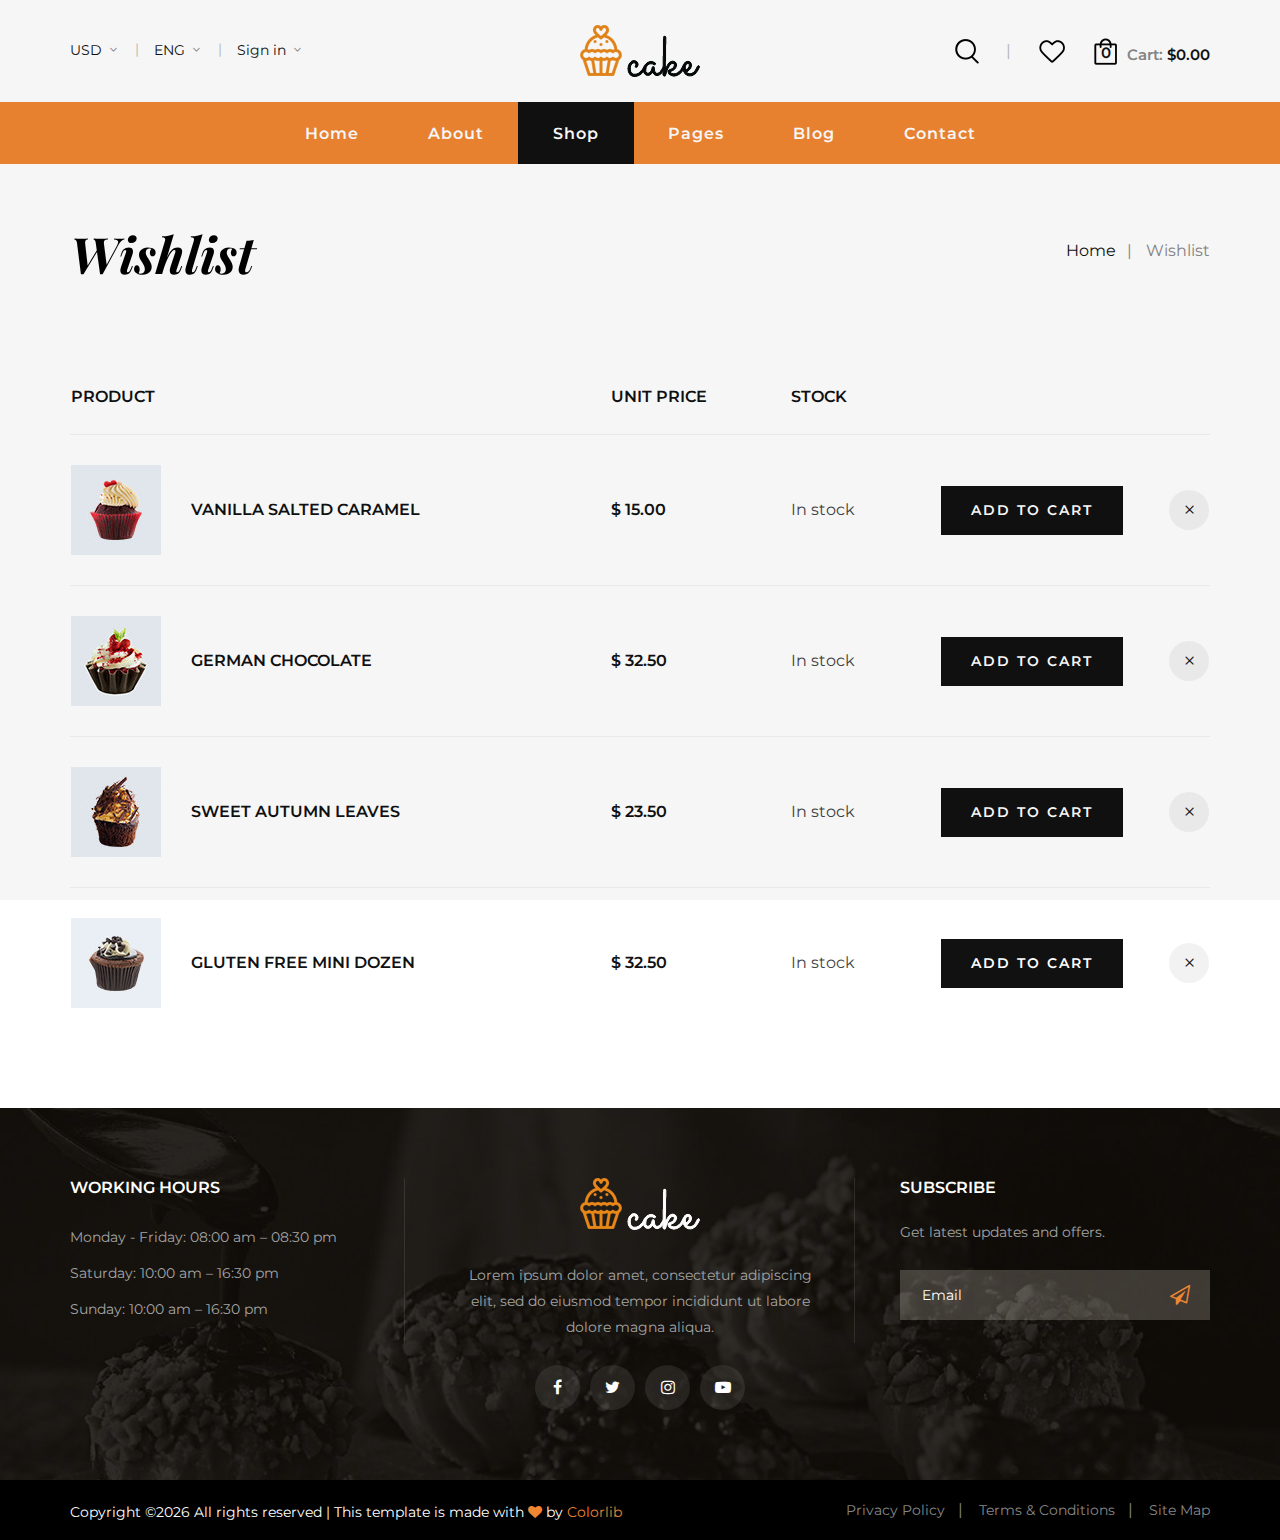
<file: wisslist.html>
<!DOCTYPE html>
<html lang="zxx">


<!-- Mirrored from preview.colorlib.com/theme/cake/wisslist.html by HTTrack Website Copier/3.x [XR&CO'2014], Mon, 10 Feb 2025 05:33:36 GMT -->
<head>
    <meta charset="UTF-8">
    <meta name="description" content="Cake Template">
    <meta name="keywords" content="Cake, unica, creative, html">
    <meta name="viewport" content="width=device-width, initial-scale=1.0">
    <meta http-equiv="X-UA-Compatible" content="ie=edge">
    <title>Cake | Template</title>

    <!-- Google Font -->
    <link href="https://fonts.googleapis.com/css2?family=Playfair+Display:wght@400;500;600;700;800;900&amp;display=swap"
    rel="stylesheet">
    <link href="https://fonts.googleapis.com/css2?family=Montserrat:wght@300;400;500;600;700;800;900&amp;display=swap"
    rel="stylesheet">

    <!-- Css Styles -->
    <link rel="stylesheet" href="css/bootstrap.min.css" type="text/css">
    <link rel="stylesheet" href="css/flaticon.css" type="text/css">
    <link rel="stylesheet" href="css/barfiller.css" type="text/css">
    <link rel="stylesheet" href="css/magnific-popup.css" type="text/css">
    <link rel="stylesheet" href="css/font-awesome.min.css" type="text/css">
    <link rel="stylesheet" href="css/elegant-icons.css" type="text/css">
    <link rel="stylesheet" href="css/nice-select.css" type="text/css">
    <link rel="stylesheet" href="css/owl.carousel.min.css" type="text/css">
    <link rel="stylesheet" href="css/slicknav.min.css" type="text/css">
    <link rel="stylesheet" href="css/style.css" type="text/css">
</head>

<body>
    <!-- Page Preloder -->
    <div id="preloder">
        <div class="loader"></div>
    </div>

    <!-- Offcanvas Menu Begin -->
    <div class="offcanvas-menu-overlay"></div>
    <div class="offcanvas-menu-wrapper">
        <div class="offcanvas__cart">
            <div class="offcanvas__cart__links">
                <a href="#" class="search-switch"><img src="img/icon/search.png" alt=""></a>
                <a href="#"><img src="img/icon/heart.png" alt=""></a>
            </div>
            <div class="offcanvas__cart__item">
                <a href="#"><img src="img/icon/cart.png" alt=""> <span>0</span></a>
                <div class="cart__price">Cart: <span>$0.00</span></div>
            </div>
        </div>
        <div class="offcanvas__logo">
            <a href="index-2.html"><img src="img/logo.png" alt=""></a>
        </div>
        <div id="mobile-menu-wrap"></div>
        <div class="offcanvas__option">
            <ul>
                <li>USD <span class="arrow_carrot-down"></span>
                    <ul>
                        <li>EUR</li>
                        <li>USD</li>
                    </ul>
                </li>
                <li>ENG <span class="arrow_carrot-down"></span>
                    <ul>
                        <li>Spanish</li>
                        <li>ENG</li>
                    </ul>
                </li>
                <li><a href="#">Sign in</a> <span class="arrow_carrot-down"></span></li>
            </ul>
        </div>
    </div>
    <!-- Offcanvas Menu End -->

    <!-- Header Section Begin -->
    <header class="header">
        <div class="header__top">
            <div class="container">
                <div class="row">
                    <div class="col-lg-12">
                        <div class="header__top__inner">
                            <div class="header__top__left">
                                <ul>
                                    <li>USD <span class="arrow_carrot-down"></span>
                                        <ul>
                                            <li>EUR</li>
                                            <li>USD</li>
                                        </ul>
                                    </li>
                                    <li>ENG <span class="arrow_carrot-down"></span>
                                        <ul>
                                            <li>Spanish</li>
                                            <li>ENG</li>
                                        </ul>
                                    </li>
                                    <li><a href="#">Sign in</a> <span class="arrow_carrot-down"></span></li>
                                </ul>
                            </div>
                            <div class="header__logo">
                                <a href="index-2.html"><img src="img/logo.png" alt=""></a>
                            </div>
                            <div class="header__top__right">
                                <div class="header__top__right__links">
                                    <a href="#" class="search-switch"><img src="img/icon/search.png" alt=""></a>
                                    <a href="#"><img src="img/icon/heart.png" alt=""></a>
                                </div>
                                <div class="header__top__right__cart">
                                    <a href="#"><img src="img/icon/cart.png" alt=""> <span>0</span></a>
                                    <div class="cart__price">Cart: <span>$0.00</span></div>
                                </div>
                            </div>
                        </div>
                    </div>
                </div>
                <div class="canvas__open"><i class="fa fa-bars"></i></div>
            </div>
        </div>
        <div class="container">
            <div class="row">
                <div class="col-lg-12">
                    <nav class="header__menu mobile-menu">
                        <ul>
                            <li><a href="index-2.html">Home</a></li>
                            <li><a href="about.html">About</a></li>
                            <li class="active"><a href="shop.html">Shop</a></li>
                            <li><a href="#">Pages</a>
                                <ul class="dropdown">
                                    <li><a href="shop-details.html">Shop Details</a></li>
                                    <li><a href="shoping-cart.html">Shoping Cart</a></li>
                                    <li><a href="checkout.html">Check Out</a></li>
                                    <li><a href="wisslist.html">Wisslist</a></li>
                                    <li><a href="Class.html">Class</a></li>
                                    <li><a href="blog-details.html">Blog Details</a></li>
                                </ul>
                            </li>
                            <li><a href="blog.html">Blog</a></li>
                            <li><a href="contact.html">Contact</a></li>
                        </ul>
                    </nav>
                </div>
            </div>
        </div>
    </header>
    <!-- Header Section End -->

    <!-- Breadcrumb Begin -->
    <div class="breadcrumb-option">
        <div class="container">
            <div class="row">
                <div class="col-lg-6 col-md-6 col-sm-6">
                    <div class="breadcrumb__text">
                        <h2>Wishlist</h2>
                    </div>
                </div>
                <div class="col-lg-6 col-md-6 col-sm-6">
                    <div class="breadcrumb__links">
                        <a href="index-2.html">Home</a>
                        <span>Wishlist</span>
                    </div>
                </div>
            </div>
        </div>
    </div>
    <!-- Breadcrumb End -->

    <!-- Wishlist Section Begin -->
    <section class="wishlist spad">
        <div class="container">
            <div class="row">
                <div class="col-lg-12">
                    <div class="wishlist__cart__table">
                        <table>
                            <thead>
                                <tr>
                                    <th>Product</th>
                                    <th>Unit Price</th>
                                    <th>Stock</th>
                                    <th></th>
                                    <th></th>
                                </tr>
                            </thead>
                            <tbody>
                                <tr>
                                    <td class="product__cart__item">
                                        <div class="product__cart__item__pic">
                                            <img src="img/shop/cart/cart-1.jpg" alt="">
                                        </div>
                                        <div class="product__cart__item__text">
                                            <h6>Vanilla Salted Caramel</h6>
                                        </div>
                                    </td>
                                    <td class="cart__price">$ 15.00</td>
                                    <td class="cart__stock">In stock</td>
                                    <td class="cart__btn"><a href="#" class="primary-btn">Add to cart</a></td>
                                    <td class="cart__close"><span class="icon_close"></span></td>
                                </tr>
                                <tr>
                                    <td class="product__cart__item">
                                        <div class="product__cart__item__pic">
                                            <img src="img/shop/cart/cart-2.jpg" alt="">
                                        </div>
                                        <div class="product__cart__item__text">
                                            <h6>German Chocolate</h6>
                                        </div>
                                    </td>
                                    <td class="cart__price">$ 32.50</td>
                                    <td class="cart__stock">In stock</td>
                                    <td class="cart__btn"><a href="#" class="primary-btn">Add to cart</a></td>
                                    <td class="cart__close"><span class="icon_close"></span></td>
                                </tr>
                                <tr>
                                    <td class="product__cart__item">
                                        <div class="product__cart__item__pic">
                                            <img src="img/shop/cart/cart-3.jpg" alt="">
                                        </div>
                                        <div class="product__cart__item__text">
                                            <h6>SWEET AUTUMN LEAVES</h6>
                                        </div>
                                    </td>
                                    <td class="cart__price">$ 23.50</td>
                                    <td class="cart__stock">In stock</td>
                                    <td class="cart__btn"><a href="#" class="primary-btn">Add to cart</a></td>
                                    <td class="cart__close"><span class="icon_close"></span></td>
                                </tr>
                                <tr>
                                    <td class="product__cart__item">
                                        <div class="product__cart__item__pic">
                                            <img src="img/shop/cart/cart-4.jpg" alt="">
                                        </div>
                                        <div class="product__cart__item__text">
                                            <h6>Gluten Free Mini Dozen</h6>
                                        </div>
                                    </td>
                                    <td class="cart__price">$ 32.50</td>
                                    <td class="cart__stock">In stock</td>
                                    <td class="cart__btn"><a href="#" class="primary-btn">Add to cart</a></td>
                                    <td class="cart__close"><span class="icon_close"></span></td>
                                </tr>
                            </tbody>
                        </table>
                    </div>
                </div>
            </div>
        </div>
    </section>
    <!-- Wishlist Section End -->

    <!-- Footer Section Begin -->
    <footer class="footer set-bg" data-setbg="img/footer-bg.jpg">
        <div class="container">
            <div class="row">
                <div class="col-lg-4 col-md-6 col-sm-6">
                    <div class="footer__widget">
                        <h6>WORKING HOURS</h6>
                        <ul>
                            <li>Monday - Friday: 08:00 am – 08:30 pm</li>
                            <li>Saturday: 10:00 am – 16:30 pm</li>
                            <li>Sunday: 10:00 am – 16:30 pm</li>
                        </ul>
                    </div>
                </div>
                <div class="col-lg-4 col-md-6 col-sm-6">
                    <div class="footer__about">
                        <div class="footer__logo">
                            <a href="#"><img src="img/footer-logo.png" alt=""></a>
                        </div>
                        <p>Lorem ipsum dolor amet, consectetur adipiscing elit, sed do eiusmod tempor incididunt ut
                        labore dolore magna aliqua.</p>
                        <div class="footer__social">
                            <a href="#"><i class="fa fa-facebook"></i></a>
                            <a href="#"><i class="fa fa-twitter"></i></a>
                            <a href="#"><i class="fa fa-instagram"></i></a>
                            <a href="#"><i class="fa fa-youtube-play"></i></a>
                        </div>
                    </div>
                </div>
                <div class="col-lg-4 col-md-6 col-sm-6">
                    <div class="footer__newslatter">
                        <h6>Subscribe</h6>
                        <p>Get latest updates and offers.</p>
                        <form action="#">
                            <input type="text" placeholder="Email">
                            <button type="submit"><i class="fa fa-send-o"></i></button>
                        </form>
                    </div>
                </div>
            </div>
        </div>
        <div class="copyright">
            <div class="container">
                <div class="row">
                    <div class="col-lg-7">
                        <p class="copyright__text text-white"><!-- Link back to Colorlib can't be removed. Template is licensed under CC BY 3.0. -->
                          Copyright &copy;<script>document.write(new Date().getFullYear());</script> All rights reserved | This template is made with <i class="fa fa-heart" aria-hidden="true"></i> by <a href="https://colorlib.com/" target="_blank">Colorlib</a>
                          <!-- Link back to Colorlib can't be removed. Template is licensed under CC BY 3.0. -->
                      </p>
                  </div>
                  <div class="col-lg-5">
                    <div class="copyright__widget">
                        <ul>
                            <li><a href="#">Privacy Policy</a></li>
                            <li><a href="#">Terms & Conditions</a></li>
                            <li><a href="#">Site Map</a></li>
                        </ul>
                    </div>
                </div>
            </div>
        </div>
    </div>
</footer>
<!-- Footer Section End -->

<!-- Search Begin -->
<div class="search-model">
    <div class="h-100 d-flex align-items-center justify-content-center">
        <div class="search-close-switch">+</div>
        <form class="search-model-form">
            <input type="text" id="search-input" placeholder="Search here.....">
        </form>
    </div>
</div>
<!-- Search End -->

<!-- Js Plugins -->
<script src="js/jquery-3.3.1.min.js"></script>
<script src="js/bootstrap.min.js"></script>
<script src="js/jquery.nice-select.min.js"></script>
<script src="js/jquery.barfiller.js"></script>
<script src="js/jquery.magnific-popup.min.js"></script>
<script src="js/jquery.slicknav.js"></script>
<script src="js/owl.carousel.min.js"></script>
<script src="js/jquery.nicescroll.min.js"></script>
<script src="js/main.js"></script>

<!-- Global site tag (gtag.js) - Google Analytics -->
<script async src="https://www.googletagmanager.com/gtag/js?id=UA-23581568-13"></script>
<script>
  window.dataLayer = window.dataLayer || [];
  function gtag(){dataLayer.push(arguments);}
  gtag('js', new Date());

  gtag('config', 'UA-23581568-13');
</script>

<script defer src="https://static.cloudflareinsights.com/beacon.min.js/vcd15cbe7772f49c399c6a5babf22c1241717689176015" integrity="sha512-ZpsOmlRQV6y907TI0dKBHq9Md29nnaEIPlkf84rnaERnq6zvWvPUqr2ft8M1aS28oN72PdrCzSjY4U6VaAw1EQ==" data-cf-beacon='{"rayId":"90f9b8bc9986fda7","version":"2025.1.0","serverTiming":{"name":{"cfExtPri":true,"cfL4":true,"cfSpeedBrain":true,"cfCacheStatus":true}},"token":"cd0b4b3a733644fc843ef0b185f98241","b":1}' crossorigin="anonymous"></script>
</body>


<!-- Mirrored from preview.colorlib.com/theme/cake/wisslist.html by HTTrack Website Copier/3.x [XR&CO'2014], Mon, 10 Feb 2025 05:33:36 GMT -->
</html>
</file>
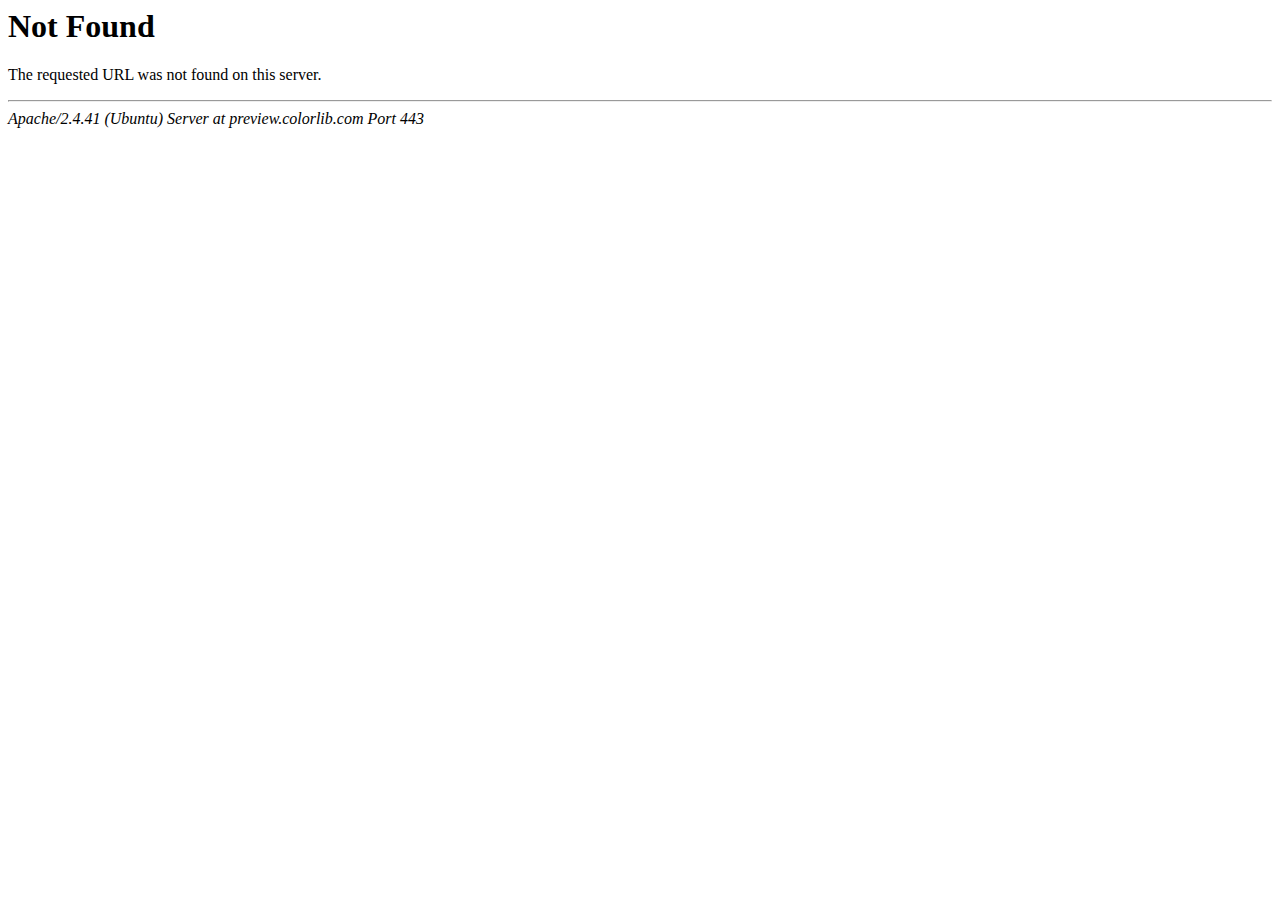
<file: css/owl.video.play.html>
<!DOCTYPE HTML PUBLIC "-//IETF//DTD HTML 2.0//EN">
<html><head>
<title>404 Not Found</title>
</head><body>
<h1>Not Found</h1>
<p>The requested URL was not found on this server.</p>
<hr>
<address>Apache/2.4.41 (Ubuntu) Server at preview.colorlib.com Port 443</address>
<script defer src="https://static.cloudflareinsights.com/beacon.min.js/vcd15cbe7772f49c399c6a5babf22c1241717689176015" integrity="sha512-ZpsOmlRQV6y907TI0dKBHq9Md29nnaEIPlkf84rnaERnq6zvWvPUqr2ft8M1aS28oN72PdrCzSjY4U6VaAw1EQ==" data-cf-beacon='{"rayId":"90f9b95d5bf0fde0","version":"2025.1.0","serverTiming":{"name":{"cfExtPri":true,"cfL4":true,"cfSpeedBrain":true,"cfCacheStatus":true}},"token":"cd0b4b3a733644fc843ef0b185f98241","b":1}' crossorigin="anonymous"></script>
</body></html>
</file>
<file: css/flaticon.css>
/*
  	Flaticon icon font: Flaticon
  	Creation date: 08/11/2017 08:35
  	*/

@font-face {
  font-family: "Flaticon";
  src: url("../fonts/Flaticon.eot");
  src: url("../fonts/Flaticond41d.eot?#iefix") format("embedded-opentype"),
       url("../fonts/Flaticon.woff") format("woff"),
       url("../fonts/Flaticon.ttf") format("truetype"),
       url("../fonts/Flaticon.svg#Flaticon") format("svg");
  font-weight: normal;
  font-style: normal;
}

@media screen and (-webkit-min-device-pixel-ratio:0) {
  @font-face {
    font-family: "Flaticon";
    src: url("../fonts/Flaticon.svg#Flaticon") format("svg");
  }
}

[class^="flaticon-"]:before, [class*=" flaticon-"]:before,
[class^="flaticon-"]:after, [class*=" flaticon-"]:after {   
  font-family: Flaticon;
  font-size: 60px;
  font-style: normal;
}
.flaticon-005-pancake:before { content: "\f104"; }
.flaticon-006-macarons:before { content: "\f105"; }
.flaticon-029-cupcake-3:before { content: "\f11c"; }
.flaticon-030-cupcake-2:before { content: "\f11d"; }
.flaticon-034-chocolate-roll:before { content: "\f121"; }
</file>
<file: css/barfiller.css>
.barfiller {
    width:100%;
    height:12px;
    background:#fcfcfc;
    border:1px solid #ccc;
    position:relative;
    margin-bottom:20px;
    box-shadow: inset 1px 4px 9px -6px rgba(0,0,0,.5); 
    -moz-box-shadow: inset 1px 4px 9px -6px rgba(0,0,0,.5); 
}

.barfiller .fill {
    display:block;
    position:relative;
    width:0px;
    height:100%;
    background:#333;
    z-index:1;
}

.barfiller .tipWrap {
    display:none;
}

.barfiller .tip {
    margin-top:-30px;
    padding:2px 4px;
    font-size:11px;
    color:#fff;
    left:0px;
    position:absolute;
    z-index:2;
    background: #333;
} 

.barfiller .tip:after {
    border:solid;
    border-color:rgba(0,0,0,.8) transparent;
    border-width:6px 6px 0 6px;
    content:"";
    display:block;
    position:absolute;
    left:9px;
    top:100%;
    z-index:9
}
</file>
<file: css/elegant-icons.css>
@font-face {
	font-family: 'ElegantIcons';
	src:url('../fonts/ElegantIcons.eot');
	src:url('../fonts/ElegantIconsd41d.eot?#iefix') format('embedded-opentype'),
		url('../fonts/ElegantIcons.woff') format('woff'),
		url('../fonts/ElegantIcons.ttf') format('truetype'),
		url('../fonts/ElegantIcons.svg#ElegantIcons') format('svg');
	font-weight: normal;
	font-style: normal;
}

/* Use the following CSS code if you want to use data attributes for inserting your icons */

/* Use the following CSS code if you want to have a class per icon */
/*
Instead of a list of all class selectors,
you can use the generic selector below, but it's slower:
[class*="your-class-prefix"] {
*/
 .arrow_carrot-down, .arrow_carrot-left, .arrow_carrot-right, .icon_close, .icon_mail_alt, .icon_tag_alt, .icon_pin_alt, .icon_headphones, .icon_heart_alt, .icon_star-half_alt, .icon_star {
	font-family: 'ElegantIcons';
	speak: none;
	font-style: normal;
	font-weight: normal;
	font-variant: normal;
	text-transform: none;
	line-height: 1;
	-webkit-font-smoothing: antialiased;
}
.arrow_carrot-down:before {
	content: "\33";
}
.arrow_carrot-left:before {
	content: "\34";
}
.arrow_carrot-right:before {
	content: "\35";
}
.icon_close:before {
	content: "\4d";
}
.icon_mail_alt:before {
	content: "\e010";
}
.icon_tag_alt:before {
	content: "\e017";
}
.icon_pin_alt:before {
	content: "\e01d";
}
.icon_headphones:before {
	content: "\e027";
}
.icon_heart_alt:before {
	content: "\e030";
}
.icon_star-half_alt:before {
	content: "\e032";
}
.icon_star:before {
	content: "\e033";
}
</file>
<file: css/nice-select.css>
.nice-select {
  -webkit-tap-highlight-color: transparent;
  background-color: #fff;
  border-radius: 5px;
  border: solid 1px #e8e8e8;
  box-sizing: border-box;
  clear: both;
  cursor: pointer;
  display: block;
  float: left;
  font-family: inherit;
  font-size: 14px;
  font-weight: normal;
  height: 42px;
  line-height: 40px;
  outline: none;
  padding-left: 18px;
  padding-right: 30px;
  position: relative;
  text-align: left !important;
  -webkit-transition: all 0.2s ease-in-out;
  transition: all 0.2s ease-in-out;
  -webkit-user-select: none;
     -moz-user-select: none;
      -ms-user-select: none;
          user-select: none;
  white-space: nowrap;
  width: auto; }
  .nice-select:hover {
    border-color: #dbdbdb; }
  .nice-select:active, .nice-select.open, .nice-select:focus {
    border-color: #999; }
  .nice-select:after {
    border-bottom: 2px solid #999;
    border-right: 2px solid #999;
    content: '';
    display: block;
    height: 5px;
    margin-top: -4px;
    pointer-events: none;
    position: absolute;
    right: 12px;
    top: 50%;
    -webkit-transform-origin: 66% 66%;
        -ms-transform-origin: 66% 66%;
            transform-origin: 66% 66%;
    -webkit-transform: rotate(45deg);
        -ms-transform: rotate(45deg);
            transform: rotate(45deg);
    -webkit-transition: all 0.15s ease-in-out;
    transition: all 0.15s ease-in-out;
    width: 5px; }
  .nice-select.open:after {
    -webkit-transform: rotate(-135deg);
        -ms-transform: rotate(-135deg);
            transform: rotate(-135deg); }
  .nice-select.open .list {
    opacity: 1;
    pointer-events: auto;
    -webkit-transform: scale(1) translateY(0);
        -ms-transform: scale(1) translateY(0);
            transform: scale(1) translateY(0); }
  .nice-select.disabled {
    border-color: #ededed;
    color: #999;
    pointer-events: none; }
    .nice-select.disabled:after {
      border-color: #cccccc; }
  .nice-select.right {
    float: right; }
    .nice-select.right .list {
      left: auto;
      right: 0; }
  .nice-select.small {
    font-size: 12px;
    height: 36px;
    line-height: 34px; }
    .nice-select.small:after {
      height: 4px;
      width: 4px; }
    .nice-select.small .option {
      line-height: 34px;
      min-height: 34px; }
  .nice-select .list {
    background-color: #fff;
    border-radius: 5px;
    box-shadow: 0 0 0 1px rgba(68, 68, 68, 0.11);
    box-sizing: border-box;
    margin-top: 4px;
    opacity: 0;
    overflow: hidden;
    padding: 0;
    pointer-events: none;
    position: absolute;
    top: 100%;
    left: 0;
    -webkit-transform-origin: 50% 0;
        -ms-transform-origin: 50% 0;
            transform-origin: 50% 0;
    -webkit-transform: scale(0.75) translateY(-21px);
        -ms-transform: scale(0.75) translateY(-21px);
            transform: scale(0.75) translateY(-21px);
    -webkit-transition: all 0.2s cubic-bezier(0.5, 0, 0, 1.25), opacity 0.15s ease-out;
    transition: all 0.2s cubic-bezier(0.5, 0, 0, 1.25), opacity 0.15s ease-out;
    z-index: 9; }
    .nice-select .list:hover .option:not(:hover) {
      background-color: transparent !important; }
  .nice-select .option {
    cursor: pointer;
    font-weight: 400;
    line-height: 40px;
    list-style: none;
    min-height: 40px;
    outline: none;
    padding-left: 18px;
    padding-right: 29px;
    text-align: left;
    -webkit-transition: all 0.2s;
    transition: all 0.2s; }
    .nice-select .option:hover, .nice-select .option.focus, .nice-select .option.selected.focus {
      background-color: #f6f6f6; }
    .nice-select .option.selected {
      font-weight: bold; }
    .nice-select .option.disabled {
      background-color: transparent;
      color: #999;
      cursor: default; }

.no-csspointerevents .nice-select .list {
  display: none; }

.no-csspointerevents .nice-select.open .list {
  display: block; }
</file>
<file: css/style.css>
/******************************************************************
  Theme Name: Cake
  Description: Cake e-commerce tamplate
  Author: Colorib
  Author URI: https://www.colorib.com//
  Version: 1.0
  Created: Colorib
******************************************************************/
/*------------------------------------------------------------------
[Table of contents]

1.  Template default CSS
	1.1	Variables
	1.2	Mixins
	1.3	Flexbox
	1.4	Reset
2.  Helper Css
3.  Header Section
4.  Hero Section
5.  Banner Section
6.  Product Section
7.  Intagram Section
8.  Latest Section
9.  Contact
10.  Footer Style
-------------------------------------------------------------------*/
/*----------------------------------------*/
/* Template default CSS
/*----------------------------------------*/
html,
body {
  height: 100%;
  font-family: "Montserrat", sans-serif;
  -webkit-font-smoothing: antialiased;
}

h1,
h2,
h3,
h4,
h5,
h6 {
  margin: 0;
  color: #11111194;
  font-weight: 400;
  font-family: "Montserrat", sans-serif;
}

h1 {
  font-size: 70px;
}

h2 {
  font-size: 36px;
}

h3 {
  font-size: 30px;
}

h4 {
  font-size: 24px;
}

h5 {
  font-size: 18px;
}

h6 {
  font-size: 16px;
}

p {
  font-size: 16px;
  font-family: "Montserrat", sans-serif;
  color: #111111;
  font-weight: 400;
  line-height: 28px;
  margin: 0 0 15px 0;
}

img {
  max-width: 100%;
}

input:focus,
select:focus,
button:focus,
textarea:focus {
  outline: none;
}

a:hover,
a:focus {
  text-decoration: none;
  outline: none;
  color: #ffffff;
}

ul,
ol {
  padding: 0;
  margin: 0;
}

/*---------------------
  Helper CSS
-----------------------*/
.section-title {
  margin-bottom: 35px;
}
.section-title span {
  color: #f08632;
  font-size: 20px;
  font-weight: 600;
  text-transform: uppercase;
  letter-spacing: 4px;
  display: block;
  margin-bottom: 10px;
}
.section-title h2 {
  font-size: 46px;
  color: #111111;
  line-height: 60px;
  font-weight: 700;
  font-style: italic;
  font-family: "Playfair Display", serif;
}

.set-bg {
  background-repeat: no-repeat;
  background-size: cover;
  background-position: top center;
}

.spad {
  padding-top: 100px;
  padding-bottom: 100px;
}

.text-white h1,
.text-white h2,
.text-white h3,
.text-white h4,
.text-white h5,
.text-white h6,
.text-white p,
.text-white span,
.text-white li,
.text-white a {
  color: #fff;
}

/* buttons */
.primary-btn {
  display: inline-block;
  font-size: 14px;
  font-weight: 600;
  text-transform: uppercase;
  padding: 14px 30px;
  color: #ffffff;
  background: #f08632;
  letter-spacing: 2px;
}

.site-btn {
  font-size: 14px;
  color: #ffffff;
  background: #111111;
  font-weight: 600;
  border: none;
  text-transform: uppercase;
  display: inline-block;
  letter-spacing: 2px;
  padding: 14px 30px;
}

/* Preloder */
#preloder {
  position: fixed;
  width: 100%;
  height: 100%;
  top: 0;
  left: 0;
  z-index: 999999;
  background: #000;
}

.loader {
  width: 40px;
  height: 40px;
  position: absolute;
  top: 50%;
  left: 50%;
  margin-top: -13px;
  margin-left: -13px;
  border-radius: 60px;
  animation: loader 0.8s linear infinite;
  -webkit-animation: loader 0.8s linear infinite;
}

@keyframes loader {
  0% {
    -webkit-transform: rotate(0deg);
    transform: rotate(0deg);
    border: 4px solid #f44336;
    border-left-color: transparent;
  }
  50% {
    -webkit-transform: rotate(180deg);
    transform: rotate(180deg);
    border: 4px solid #673ab7;
    border-left-color: transparent;
  }
  100% {
    -webkit-transform: rotate(360deg);
    transform: rotate(360deg);
    border: 4px solid #f44336;
    border-left-color: transparent;
  }
}

.search-model {
  display: none;
  position: fixed;
  width: 100%;
  height: 100%;
  left: 0;
  top: 0;
  background: #000;
  z-index: 99999;
}

.search-model-form {
  padding: 0 15px;
}

.search-model-form input {
  width: 500px;
  font-size: 40px;
  border: none;
  border-bottom: 2px solid #333;
  background: 0 0;
  color: #999;
}

.search-close-switch {
  position: absolute;
  width: 50px;
  height: 50px;
  background: #333;
  color: #fff;
  text-align: center;
  border-radius: 50%;
  font-size: 28px;
  line-height: 28px;
  top: 30px;
  cursor: pointer;
  -webkit-transform: rotate(45deg);
  -ms-transform: rotate(45deg);
      transform: rotate(45deg);
  display: -webkit-box;
  display: -ms-flexbox;
  display: flex;
  -webkit-box-align: center;
  -ms-flex-align: center;
  align-items: center;
  -webkit-box-pack: center;
  -ms-flex-pack: center;
  justify-content: center;
}

/*---------------------
  Header
-----------------------*/
.header {
  background: #f08632;
}

.header__top {
  position: relative;
  background: #ffffff;
}

.header__top__inner {
  height: 102px;
  padding-top: 38px;
}

.header__top__left {
  float: left;
}
.header__top__left ul li {
  font-size: 14px;
  color: #111111;
  list-style: none;
  display: inline-block;
  margin-right: 30px;
  position: relative;
  padding: 2px 0;
  cursor: pointer;
}
.header__top__left ul li a {
  color: #111111;
}
.header__top__left ul li:hover ul {
  top: 24px;
  opacity: 1;
  visibility: visible;
}
.header__top__left ul li ul {
  background: #111111;
  display: inline-block;
  padding: 2px 0;
  position: absolute;
  left: 0;
  top: 44px;
  opacity: 0;
  visibility: hidden;
  z-index: 3;
  -webkit-transition: all, 0.3s;
  -o-transition: all, 0.3s;
  transition: all, 0.3s;
}
.header__top__left ul li ul li {
  list-style: none;
  font-size: 13px;
  color: #ffffff;
  padding: 2px 15px;
  cursor: pointer;
}
.header__top__left ul li ul li:after {
  display: none;
}
.header__top__left ul li:after {
  position: absolute;
  right: -19px;
  top: 1px;
  content: "|";
  color: #bbbbbb;
}
.header__top__left ul li:last-child {
  margin-right: 0;
}
.header__top__left ul li:last-child:after {
  display: none;
}
.header__top__left ul li span {
  color: #888888;
}

.header__logo {
  position: absolute;
  left: 50%;
  top: 25px;
  margin-left: -60px;
}
.header__logo a {
  display: inline-block;
}

.header__top__right {
  float: right;
}

.header__top__right__links {
  display: inline-block;
  margin-right: 25px;
}
.header__top__right__links a {
  display: inline-block;
  margin-right: 56px;
  position: relative;
}
.header__top__right__links a:after {
  position: absolute;
  right: -32px;
  top: 0px;
  content: "|";
  font-size: 16px;
  color: #bababa;
}
.header__top__right__links a:last-child {
  margin-right: 0;
}
.header__top__right__links a:last-child:after {
  display: none;
}

.header__top__right__cart {
  display: inline-block;
}
.header__top__right__cart a {
  position: relative;
  display: inline-block;
  margin-right: 6px;
}
.header__top__right__cart a span {
  font-size: 15px;
  color: #111111;
  font-weight: 600;
  position: absolute;
  left: 7px;
  top: 4px;
}
.header__top__right__cart .cart__price {
  display: inline-block;
  color: #888888;
  font-size: 15px;
  font-weight: 600;
  position: relative;
  top: 4px;
}
.header__top__right__cart .cart__price span {
  color: #111111;
}

.header__menu {
  text-align: center;
}
.header__menu ul li {
  list-style: none;
  display: inline-block;
  position: relative;
  margin-right: -5px;
}
.header__menu ul li.active a {
  background: #111111;
}
.header__menu ul li:hover a {
  background: #111111;
}
.header__menu ul li:hover .dropdown {
  top: 62px;
  opacity: 1;
  visibility: visible;
}
.header__menu ul li:last-child {
  margin-right: 0;
}
.header__menu ul li .dropdown {
  position: absolute;
  left: 0;
  top: 82px;
  width: 150px;
  background: #111111;
  text-align: left;
  padding: 5px 0;
  z-index: 9;
  opacity: 0;
  visibility: hidden;
  -webkit-transition: all, 0.3s;
  -o-transition: all, 0.3s;
  transition: all, 0.3s;
}
.header__menu ul li .dropdown li {
  display: block;
  margin-right: 0;
}
.header__menu ul li .dropdown li a {
  font-size: 14px;
  color: #ffffff;
  font-weight: 400;
  padding: 5px 20px;
  text-transform: capitalize;
}
.header__menu ul li .dropdown li a:after {
  display: none;
}
.header__menu ul li a {
  font-size: 16px;
  color: #ffffff;
  display: block;
  font-weight: 600;
  padding: 20px 35px 18px;
  letter-spacing: 1px;
  -webkit-transition: all, 0.3s;
  -o-transition: all, 0.3s;
  transition: all, 0.3s;
}

.offcanvas-menu-wrapper {
  display: none;
}

.canvas__open {
  display: none;
}

/*---------------------
  Hero
-----------------------*/
.hero__item {
  height: 700px;
  display: -webkit-box;
  display: -ms-flexbox;
  display: flex;
  -webkit-box-align: center;
      -ms-flex-align: center;
          align-items: center;
  justify-items: center;
}

.hero__text {
  text-align: center;
  background: #ffffff;
  padding: 65px 70px 70px;
  position: relative;
}
.hero__text:after {
  position: absolute;
  left: 15px;
  top: 15px;
  height: calc(100% - 30px);
  width: calc(100% - 30px);
  border: 1px dashed #f08632;
  content: "";
  opacity: 0.3;
}
.hero__text h2 {
  font-size: 46px;
  color: #111111;
  line-height: 60px;
  font-weight: 700;
  font-style: italic;
  margin-bottom: 18px;
  position: relative;
  top: 100px;
  opacity: 0;
  -webkit-transition: all, 0.3s;
  -o-transition: all, 0.3s;
  transition: all, 0.3s;
}
.hero__text .primary-btn {
  position: relative;
  top: 100px;
  opacity: 0;
  -webkit-transition: all, 0.6s;
  -o-transition: all, 0.6s;
  transition: all, 0.6s;
}

.hero__slider.owl-carousel .owl-item.active .hero__text h2 {
  top: 0;
  opacity: 1;
}
.hero__slider.owl-carousel .owl-item.active .hero__text .primary-btn {
  top: 0;
  opacity: 1;
}
.hero__slider.owl-carousel .owl-nav button {
  height: 50px;
  width: 50px;
  background: rgba(17, 17, 17, 0.5);
  border-radius: 50%;
  color: #ffffff;
  font-size: 26px;
  line-height: 50px;
  text-align: center;
  position: absolute;
  left: 30px;
  top: 50%;
  margin-top: -15px;
}
.hero__slider.owl-carousel .owl-nav button.owl-next {
  left: auto;
  right: 30px;
}

/*---------------------
  Categories
-----------------------*/
.categories__slider {
  padding: 0 15px;
}
.categories__slider.owl-carousel .owl-stage-outer {
  padding-bottom: 40px;
  border-bottom: 1px solid rgba(240, 135, 50, 0.5);
}
.categories__slider.owl-carousel .owl-nav button {
  font-size: 36px;
  color: #888888;
  position: absolute;
  left: -60px;
  top: 35%;
}
.categories__slider.owl-carousel .owl-nav button.owl-next {
  left: auto;
  right: -60px;
}

.categories__item {
  text-align: center;
  border-radius: 50%;
  -webkit-transition: all, 0.3s;
  -o-transition: all, 0.3s;
  transition: all, 0.3s;
  height: 194px;
  width: 194px;
  padding-top: 25px;
  position: relative;
}
.categories__item:after {
  position: absolute;
  left: 0;
  right: 0;
  margin: 0 auto;
  bottom: -48px;
  width: 15px;
  height: 15px;
  border: 1px solid #f08632;
  border-color: transparent #f08632 #f08632 transparent;
  content: "";
  -webkit-transform: rotate(-135deg);
      -ms-transform: rotate(-135deg);
          transform: rotate(-135deg);
  opacity: 0;
  -webkit-transition: all, 0.3s;
  -o-transition: all, 0.3s;
  transition: all, 0.3s;
}
.categories__item:hover {
  background: #f08632;
}
.categories__item:hover:after {
  opacity: 1;
}
.categories__item:hover span {
  color: #ffffff;
}
.categories__item:hover h5 {
  color: #ffffff;
}

.categories__item__icon span {
  color: #f08632;
  -webkit-transition: all, 0.2s;
  -o-transition: all, 0.2s;
  transition: all, 0.2s;
}
.categories__item__icon h5 {
  color: #111111;
  font-weight: 600;
  text-transform: uppercase;
  margin-top: 4px;
  -webkit-transition: all, 0.2s;
  -o-transition: all, 0.2s;
  transition: all, 0.2s;
}

/*---------------------
  Class
-----------------------*/
.class {
  background: rgba(240, 135, 50, 0.1);
  position: relative;
  padding-bottom: 0;
}

.class__form {
  height: 620px;
}
.class__form form input {
  height: 50px;
  width: 100%;
  padding-left: 20px;
  font-size: 15px;
  color: #444444;
  background: #ffffff;
  border: none;
  margin-bottom: 20px;
}
.class__form form input::-webkit-input-placeholder {
  color: #444444;
}
.class__form form input::-moz-placeholder {
  color: #444444;
}
.class__form form input:-ms-input-placeholder {
  color: #444444;
}
.class__form form input::-ms-input-placeholder {
  color: #444444;
}
.class__form form input::placeholder {
  color: #444444;
}
.class__form form .nice-select {
  float: none;
  border-radius: 0;
  border: none;
  padding-left: 20px;
  margin-bottom: 20px;
  height: 50px;
  line-height: 50px;
}
.class__form form .nice-select span {
  font-size: 15px;
  color: #444444;
}
.class__form form .nice-select .list {
  margin-top: 0;
  border-radius: 0;
  width: 100%;
}
.class__form form .nice-select:after {
  border-bottom: 1.5px solid #111;
  border-right: 1.5px solid #111;
  height: 9px;
  right: 25px;
  width: 9px;
}
.class__form form button {
  letter-spacing: 2px;
  width: 100%;
}

.class__video {
  height: 720px;
  width: 47%;
  display: -webkit-box;
  display: -ms-flexbox;
  display: flex;
  -webkit-box-align: center;
      -ms-flex-align: center;
          align-items: center;
  -webkit-box-pack: center;
      -ms-flex-pack: center;
          justify-content: center;
  position: absolute;
  right: 0;
  top: -50px;
}
.class__video .play-btn {
  display: inline-block;
  width: 70px;
  height: 70px;
  background: #f08632;
  font-size: 24px;
  color: #ffffff;
  line-height: 70px;
  text-align: center;
  border-radius: 50%;
}

/*---------------------
  Team
-----------------------*/
.team {
  padding-bottom: 70px;
}

.team__btn {
  text-align: right;
}
.team__btn .primary-btn {
  border: 2px solid #b7b7b7;
  background: transparent;
  color: #111111;
}

.team__item {
  height: 360px;
  position: relative;
  overflow: hidden;
  margin-bottom: 30px;
}
.team__item:hover .team__item__text {
  opacity: 1;
  bottom: 0;
  visibility: visible;
}

.team__item__text {
  text-align: center;
  background: rgba(255, 255, 255, 0.9);
  padding: 30px 0;
  position: absolute;
  left: 0;
  bottom: -500px;
  width: 100%;
  opacity: 0;
  visibility: hidden;
  -webkit-transition: all, 0.5s;
  -o-transition: all, 0.5s;
  transition: all, 0.5s;
}
.team__item__text h6 {
  color: #111111;
  font-weight: 600;
  text-transform: uppercase;
  margin-bottom: 6px;
}
.team__item__text span {
  color: #111111;
  font-size: 14px;
  display: block;
  margin-bottom: 12px;
}

.team__item__social a {
  display: inline-block;
  color: #111111;
  font-size: 16px;
  margin-right: 14px;
}

/*---------------------
  Testimonial
-----------------------*/
.testimonial {
  background: #fdf3ea;
  padding-top: 90px;
  padding-bottom: 70px;
}

.testimonial__slider .col-lg-6 {
  max-width: 100%;
}
.testimonial__slider.owl-carousel .owl-dots {
  text-align: center;
  padding-top: 35px;
}
.testimonial__slider.owl-carousel .owl-dots button {
  height: 10px;
  width: 10px;
  background: rgba(17, 17, 17, 0.1);
  border-radius: 50%;
  margin-right: 10px;
}
.testimonial__slider.owl-carousel .owl-dots button.active {
  background: rgba(17, 17, 17, 0.5);
}
.testimonial__slider.owl-carousel .owl-dots button:last-child {
  margin-right: 0;
}

.testimonial__item {
  background: #ffffff;
  padding: 40px 45px 35px 50px;
  position: relative;
}
.testimonial__item .rating {
  position: absolute;
  right: 50px;
  top: 60px;
}
.testimonial__item .rating span {
  font-size: 14px;
  color: #f0c656;
  margin-right: -5px;
  display: inline-block;
}
.testimonial__item p {
  color: #111111;
  font-style: italic;
  margin-bottom: 0;
}

.testimonial__author {
  overflow: hidden;
  margin-bottom: 24px;
}

.testimonial__author__pic {
  float: left;
  margin-right: 26px;
}
.testimonial__author__pic img {
  height: 70px;
  width: 70px;
  border-radius: 50%;
}

.testimonial__author__text {
  overflow: hidden;
  padding-top: 12px;
}
.testimonial__author__text h5 {
  color: #111111;
  font-weight: 600;
  text-transform: uppercase;
  margin-bottom: 4px;
}
.testimonial__author__text span {
  color: #444444;
  font-size: 14px;
}

/*---------------------
  Instagram
-----------------------*/
.instagram__text {
  padding-top: 90px;
}
.instagram__text .section-title {
  margin-bottom: 55px;
}
.instagram__text h5 {
  font-size: 20px;
  color: #444444;
  position: relative;
  z-index: 1;
}
.instagram__text h5:after {
  position: absolute;
  left: 0;
  top: -34px;
  background: url(../img/instagram/cake-piece.png) no-repeat;
  height: 139px;
  width: 114px;
  content: "";
}
.instagram__text h5 i {
  color: #111111;
  font-size: 36px;
  position: relative;
  top: 6px;
  margin-right: 8px;
}

.instagram__pic {
  margin-bottom: 30px;
}
.instagram__pic.middle__pic {
  padding-top: 30px;
  margin-bottom: 0;
}
.instagram__pic img {
  min-width: 100%;
}

/*---------------------
  Map
-----------------------*/
.map {
  position: relative;
  height: 300px;
}
.map .container {
  position: relative;
  z-index: 5;
  top: 20px;
}

.map__iframe {
  width: 100%;
  position: absolute;
  left: 0;
  top: 0;
}
.map__iframe iframe {
  width: 100%;
}

.map__inner {
  text-align: center;
  background: #ffffff;
  -webkit-box-shadow: 0 0 10px rgba(223, 223, 224, 0.7);
          box-shadow: 0 0 10px rgba(223, 223, 224, 0.7);
  padding: 30px 25px 25px;
  position: relative;
}
.map__inner:after {
  position: absolute;
  left: 0;
  right: 0;
  bottom: -10px;
  height: 20px;
  width: 20px;
  background: #ffffff;
  content: "";
  -webkit-transform: rotate(45deg);
      -ms-transform: rotate(45deg);
          transform: rotate(45deg);
  margin: 0 auto;
}
.map__inner h6 {
  color: #111111;
  font-weight: 600;
  text-transform: uppercase;
  margin-bottom: 20px;
}
.map__inner ul li {
  list-style: none;
  font-size: 14px;
  color: #444444;
  margin-bottom: 10px;
}

/*---------------------
  Product
-----------------------*/
.product {
  padding-top: 50px;
}

.product__item {
  margin-bottom: 40px;
}
.product__item:hover .product__item__pic .product__label span {
  background: #f08632;
  color: #ffffff;
}
.product__item:hover .product__item__text .product__item__price {
  opacity: 0;
  visibility: hidden;
}
.product__item:hover .product__item__text .cart_add {
  opacity: 1;
  visibility: visible;
  bottom: -4px;
}

.product__item__pic {
  height: 270px;
  position: relative;
  background-position: center;
}
.product__item__pic .product__label {
  position: absolute;
  left: 0;
  bottom: -15px;
  text-align: center;
  width: 100%;
}
.product__item__pic .product__label span {
  display: inline-block;
  font-size: 14px;
  color: #111111;
  background: #ffffff;
  padding: 6px 10px 4px;
  border-radius: 2px;
  -webkit-box-shadow: 0 0 10px rgba(223, 223, 224, 0.7);
          box-shadow: 0 0 10px rgba(223, 223, 224, 0.7);
  -webkit-transition: all, 0.5s;
  -o-transition: all, 0.5s;
  transition: all, 0.5s;
}

.product__item__text {
  padding-top: 40px;
  text-align: center;
  position: relative;
}
.product__item__text h6 {
  margin-bottom: 16px;
}
.product__item__text h6 a {
  color: #111111;
  font-weight: 600;
  text-transform: uppercase;
}
.product__item__text .product__item__price {
  color: #111111;
  font-weight: 600;
  font-size: 16px;
  -webkit-transition: all, 0.3s;
  -o-transition: all, 0.3s;
  transition: all, 0.3s;
}
.product__item__text .cart_add {
  position: absolute;
  left: 0;
  bottom: -20px;
  width: 100%;
  -webkit-transition: all, 0.5s;
  -o-transition: all, 0.5s;
  transition: all, 0.5s;
  opacity: 0;
  visibility: hidden;
}
.product__item__text .cart_add a {
  color: #111111;
  font-size: 16px;
  font-weight: 600;
  display: inline-block;
  border-bottom: 2px solid #f08632;
  padding-bottom: 4px;
}

/*---------------------
  Footer
-----------------------*/
.footer {
  padding-top: 70px;
}

.footer__widget {
  position: relative;
  margin-bottom: 30px;
}
.footer__widget:after {
  position: absolute;
  right: 25px;
  top: 0;
  width: 1px;
  height: 165px;
  background: rgba(255, 255, 255, 0.1);
  content: "";
}
.footer__widget h6 {
  color: #ffffff;
  font-weight: 600;
  text-transform: uppercase;
  margin-bottom: 22px;
}
.footer__widget ul li {
  list-style: none;
  font-size: 14px;
  color: #a4a4a4;
  line-height: 36px;
}

.footer__about {
  text-align: center;
  position: relative;
  margin-bottom: 30px;
}
.footer__about:after {
  position: absolute;
  right: -35px;
  top: 0;
  width: 1px;
  height: 165px;
  background: rgba(255, 255, 255, 0.1);
  content: "";
}
.footer__about .footer__logo {
  margin-bottom: 32px;
}
.footer__about .footer__logo a {
  display: inline-block;
}
.footer__about p {
  font-size: 14px;
  color: #a4a4a4;
  line-height: 26px;
  margin-bottom: 25px;
}
.footer__about .footer__social a {
  display: inline-block;
  color: #ffffff;
  background: rgba(225, 225, 225, 0.1);
  height: 45px;
  width: 45px;
  border-radius: 50%;
  line-height: 45px;
  text-align: center;
  margin-right: 6px;
}
.footer__about .footer__social a:last-child {
  margin-right: 0;
}

.footer__newslatter {
  padding-left: 50px;
  margin-bottom: 30px;
}
.footer__newslatter h6 {
  color: #ffffff;
  font-weight: 600;
  text-transform: uppercase;
  margin-bottom: 22px;
}
.footer__newslatter p {
  font-size: 14px;
  color: #a4a4a4;
  line-height: 26px;
  margin-bottom: 25px;
}
.footer__newslatter form {
  position: relative;
}
.footer__newslatter form input {
  height: 50px;
  width: 100%;
  padding-left: 22px;
  background: rgba(253, 243, 234, 0.2);
  border: none;
  color: #ffffff;
  font-size: 14px;
}
.footer__newslatter form input::-webkit-input-placeholder {
  color: #ffffff;
}
.footer__newslatter form input::-moz-placeholder {
  color: #ffffff;
}
.footer__newslatter form input:-ms-input-placeholder {
  color: #ffffff;
}
.footer__newslatter form input::-ms-input-placeholder {
  color: #ffffff;
}
.footer__newslatter form input::placeholder {
  color: #ffffff;
}
.footer__newslatter form button {
  font-size: 20px;
  color: #f08632;
  background: transparent;
  border: none;
  position: absolute;
  right: 0;
  top: 0;
  height: 100%;
  padding: 0 20px;
}

.copyright {
  background: #000000;
  padding: 18px 0 14px;
  margin-top: 40px;
}

.copyright__text {
  margin-bottom: 0;
  font-size: 14px;
  color: #888888;
}
.copyright__text i {
  color: #f08632;
}
.copyright__text a {
  color: #f08632;
}

.copyright__widget {
  text-align: right;
}
.copyright__widget ul li {
  list-style: none;
  display: inline-block;
  margin-right: 30px;
  position: relative;
}
.copyright__widget ul li:after {
  position: absolute;
  right: -18px;
  top: 0;
  content: "|";
  color: #888888;
}
.copyright__widget ul li:last-child {
  margin-right: 0;
}
.copyright__widget ul li:last-child:after {
  display: none;
}
.copyright__widget ul li a {
  font-size: 14px;
  color: #888888;
}

/*---------------------
  Breadcrumb
-----------------------*/
.breadcrumb-option {
  padding-top: 60px;
}

.breadcrumb__text h2 {
  font-size: 50px;
  color: #000000;
  font-weight: 700;
  font-style: italic;
  font-family: "Playfair Display", serif;
}

.breadcrumb__links {
  text-align: right;
  padding-top: 15px;
}
.breadcrumb__links a {
  font-size: 16px;
  color: #111111;
  margin-right: 26px;
  display: inline-block;
  position: relative;
}
.breadcrumb__links a:after {
  position: absolute;
  right: -16px;
  top: 0;
  content: "|";
  color: #888888;
}
.breadcrumb__links span {
  font-size: 16px;
  color: #888888;
  display: inline-block;
}

/*---------------------
  About
-----------------------*/
.about__text p {
  margin-bottom: 0;
}

.about__bar .about__bar__item {
  margin-bottom: 40px;
}
.about__bar .about__bar__item p {
  color: #444444;
  text-transform: uppercase;
  letter-spacing: 2px;
  font-weight: 600;
  margin-bottom: 10px;
}
.about__bar .about__bar__item .barfiller {
  width: 100%;
  height: 8px;
  background: #e1e1e1;
  border: none;
  position: relative;
  margin-bottom: 20px;
  -webkit-box-shadow: none;
          box-shadow: none;
  -moz-box-shadow: inset 1px 4px 9px -6px rgba(0, 0, 0, 0.5);
}
.about__bar .about__bar__item .barfiller .tip {
  margin-top: -36px;
  padding: 0;
  font-size: 16px;
  color: #111111;
  font-weight: 600;
  background: none;
}
.about__bar .about__bar__item .barfiller .tip:after {
  display: none;
}

.about__video {
  height: 500px;
  display: -webkit-box;
  display: -ms-flexbox;
  display: flex;
  -webkit-box-align: center;
      -ms-flex-align: center;
          align-items: center;
  -webkit-box-pack: center;
      -ms-flex-pack: center;
          justify-content: center;
  margin-bottom: 90px;
}
.about__video .play-btn {
  display: inline-block;
  width: 70px;
  height: 70px;
  background: #f08632;
  font-size: 24px;
  color: #ffffff;
  line-height: 70px;
  text-align: center;
  border-radius: 50%;
}

/*---------------------
  Shop
-----------------------*/
.shop {
  padding-top: 80px;
}

.shop__option {
  margin-bottom: 50px;
}

.shop__option__search form {
  border: 1px solid #e1e1e1;
  height: 46px;
  position: relative;
}
.shop__option__search form .nice-select {
  float: left;
  border: none;
  background: transparent;
  display: inline-block;
  width: 25%;
  height: 44px;
  line-height: 44px;
  padding-left: 30px;
  border-radius: 0;
}
.shop__option__search form .nice-select .list {
  margin-top: 0;
  border-radius: 0;
  width: 100%;
}
.shop__option__search form .nice-select:before {
  position: absolute;
  right: 0;
  top: 12px;
  width: 1px;
  height: 20px;
  background: #e1e1e1;
  content: "";
}
.shop__option__search form .nice-select:after {
  border-bottom: 1px solid #888;
  border-right: 1px solid #888;
  height: 7px;
  margin-top: -5px;
  width: 7px;
  right: 26px;
}
.shop__option__search form .nice-select span {
  font-size: 16px;
  color: #000000;
}
.shop__option__search form input {
  width: 75%;
  height: 100%;
  border: none;
  font-size: 16px;
  color: #000000;
  padding-left: 30px;
}
.shop__option__search form input::-webkit-input-placeholder {
  color: #000000;
}
.shop__option__search form input::-moz-placeholder {
  color: #000000;
}
.shop__option__search form input:-ms-input-placeholder {
  color: #000000;
}
.shop__option__search form input::-ms-input-placeholder {
  color: #000000;
}
.shop__option__search form input::placeholder {
  color: #000000;
}
.shop__option__search form button {
  color: #000000;
  font-size: 16px;
  font-weight: 700;
  position: absolute;
  right: 0;
  top: 0;
  border: none;
  background: transparent;
  height: 100%;
  padding: 0 15px;
}

.shop__option__right {
  text-align: right;
}
.shop__option__right .nice-select {
  border: none;
  background: #f5f5f5;
  display: inline-block;
  width: 205px;
  height: 46px;
  line-height: 46px;
  padding-left: 30px;
  border-radius: 0;
  float: none;
  margin-right: 18px;
}
.shop__option__right .nice-select .list {
  margin-top: 0;
  border-radius: 0;
  width: 100%;
}
.shop__option__right .nice-select:after {
  border-bottom: 1px solid #888;
  border-right: 1px solid #888;
  height: 7px;
  margin-top: -5px;
  width: 7px;
  right: 26px;
}
.shop__option__right .nice-select span {
  font-size: 16px;
  color: #000000;
}
.shop__option__right a {
  display: inline-block;
  font-size: 18px;
  color: #000000;
  margin-left: 8px;
  -webkit-transition: all, 0.3s;
  -o-transition: all, 0.3s;
  transition: all, 0.3s;
}
.shop__option__right a:hover {
  color: #888888;
}

.shop__pagination a {
  display: inline-block;
  color: #000000;
  font-size: 18px;
  font-weight: 600;
  height: 40px;
  width: 40px;
  border-radius: 50%;
  line-height: 40px;
  text-align: center;
  -webkit-transition: all, 0.5s;
  -o-transition: all, 0.5s;
  transition: all, 0.5s;
}
.shop__pagination a span {
  font-size: 18px;
  font-weight: 600;
  position: relative;
  top: 2px;
}
.shop__pagination a:hover {
  background: #000000;
  color: #ffffff;
}

.shop__last__text {
  margin-bottom: 0;
  color: #000000;
  text-align: right;
}

/*---------------------
  Product Details
-----------------------*/
.product-details {
  padding-top: 90px;
  padding-bottom: 0;
}

.product__details__big__img {
  width: calc(84% - 20px);
  float: left;
  margin-right: 20px;
}
.product__details__big__img img {
  min-width: 100%;
}

.product__details__thumb {
  height: 440px;
  float: left;
  width: 16%;
  overflow: hidden;
}
.product__details__thumb .pt__item {
  margin-bottom: 10px;
  cursor: pointer;
}
.product__details__thumb .pt__item img {
  min-width: 100%;
}

.product__details__text .product__label {
  display: inline-block;
  font-size: 14px;
  color: #ffffff;
  background: #111111;
  padding: 6px 10px 4px;
  border-radius: 4px;
}
.product__details__text h4 {
  color: #111111;
  font-weight: 600;
  text-transform: uppercase;
  margin-top: 25px;
  margin-bottom: 22px;
}
.product__details__text h5 {
  color: #444444;
  font-size: 20px;
  font-weight: 600;
  border-bottom: 1px solid #e1e1e1;
  padding-bottom: 25px;
  margin-bottom: 20px;
}
.product__details__text p {
  color: #444444;
  margin-bottom: 18px;
}
.product__details__text ul {
  margin-bottom: 30px;
}
.product__details__text ul li {
  list-style: none;
  font-size: 16px;
  color: #888888;
  line-height: 28px;
}
.product__details__text ul li span {
  font-weight: 500;
  color: #111111;
}

.product__details__option {
  overflow: hidden;
}
.product__details__option .quantity {
  overflow: hidden;
  float: left;
  margin-right: 20px;
}
.product__details__option .pro-qty {
  height: 50px;
  width: 140px;
  border: 1px solid #e1e1e1;
  padding: 0 20px;
}
.product__details__option .pro-qty .qtybtn {
  font-size: 16px;
  float: left;
  height: 100%;
  line-height: 48px;
  cursor: pointer;
  font-weight: 600;
}
.product__details__option .pro-qty .qtybtn.dec {
  color: #888888;
}
.product__details__option .pro-qty .qtybtn.inc {
  color: #111111;
}
.product__details__option .pro-qty input {
  border: none;
  height: 100%;
  width: 82px;
  font-size: 16px;
  font-weight: 600;
  color: #111111;
  float: left;
  text-align: center;
}
.product__details__option a {
  float: left;
}
.product__details__option a.heart__btn {
  font-size: 20px;
  border: 1px solid #e1e1e1;
  display: inline-block;
  color: #f08632;
  padding: 14px;
  line-height: 16px;
}
.product__details__option .primary-btn {
  margin-right: 20px;
}

.product__details__tab {
  padding-top: 85px;
}
.product__details__tab .nav-tabs {
  border-bottom: 1px solid #e1e1e1;
  -webkit-box-pack: center;
      -ms-flex-pack: center;
          justify-content: center;
}
.product__details__tab .nav-tabs .nav-item {
  margin-right: 45px;
  position: relative;
}
.product__details__tab .nav-tabs .nav-item:after {
  position: absolute;
  right: -25px;
  top: 0;
  content: "|";
  color: #444444;
}
.product__details__tab .nav-tabs .nav-item:last-child {
  margin-right: 0;
}
.product__details__tab .nav-tabs .nav-item:last-child:after {
  display: none;
}
.product__details__tab .nav-tabs .nav-item .nav-link {
  font-size: 16px;
  color: #444444;
  padding: 0;
  border: none;
  padding-bottom: 12px;
  border-bottom: 2px solid transparent;
}
.product__details__tab .nav-tabs .nav-item .nav-link.active {
  color: #111111;
  border-bottom: 1px solid #111111;
}
.product__details__tab .tab-content p {
  color: #444444;
  line-height: 30px;
  text-align: center;
  padding-top: 44px;
  margin-bottom: 0;
}

/*---------------------
  Related Products
-----------------------*/
.related-products {
  padding-top: 80px;
  padding-bottom: 40px;
}

.related__products__slider.owl-carousel .col-lg-3 {
  max-width: 100%;
}
.related__products__slider.owl-carousel .owl-nav button {
  font-size: 30px;
  color: #888888;
  position: absolute;
  left: -44px;
  top: 28%;
}
.related__products__slider.owl-carousel .owl-nav button.owl-next {
  left: auto;
  right: -44px;
}

/*---------------------
  Shopping Cart
-----------------------*/
.shopping__cart__table {
  margin-bottom: 30px;
}
.shopping__cart__table table {
  width: 100%;
}
.shopping__cart__table table thead {
  border-bottom: 1px solid #f2f2f2;
}
.shopping__cart__table table thead tr th {
  color: #111111;
  font-size: 16px;
  font-weight: 600;
  text-transform: uppercase;
  padding-bottom: 25px;
}
.shopping__cart__table table tbody tr {
  border-bottom: 1px solid #f2f2f2;
}
.shopping__cart__table table tbody tr td {
  padding-bottom: 30px;
  padding-top: 30px;
}
.shopping__cart__table table tbody tr td.product__cart__item {
  width: 400px;
}
.shopping__cart__table table tbody tr td.product__cart__item .product__cart__item__pic {
  float: left;
  margin-right: 30px;
}
.shopping__cart__table table tbody tr td.product__cart__item .product__cart__item__text {
  overflow: hidden;
  padding-top: 21px;
}
.shopping__cart__table table tbody tr td.product__cart__item .product__cart__item__text h6 {
  color: #111111;
  font-size: 16px;
  font-weight: 500;
  text-transform: uppercase;
  margin-bottom: 10px;
}
.shopping__cart__table table tbody tr td.product__cart__item .product__cart__item__text h5 {
  color: #111111;
  font-weight: 600;
  font-size: 16px;
}
.shopping__cart__table table tbody tr td.quantity__item {
  width: 175px;
}
.shopping__cart__table table tbody tr td.quantity__item .quantity .pro-qty {
  width: 90px;
}
.shopping__cart__table table tbody tr td.quantity__item .quantity .pro-qty input {
  width: 65px;
  border: none;
  text-align: center;
  color: #111111;
  font-size: 16px;
  font-weight: 500;
}
.shopping__cart__table table tbody tr td.quantity__item .quantity .pro-qty .qtybtn {
  font-size: 16px;
  color: #888888;
  width: 10px;
  cursor: pointer;
  font-weight: 500;
}
.shopping__cart__table table tbody tr td.cart__price {
  color: #111111;
  font-size: 16px;
  font-weight: 600;
  width: 140px;
}
.shopping__cart__table table tbody tr td.cart__close span {
  font-size: 18px;
  display: inline-block;
  color: #111111;
  height: 40px;
  width: 40px;
  background: #f2f2f2;
  border-radius: 50%;
  line-height: 38px;
  text-align: center;
}

.continue__btn.update__btn {
  text-align: right;
}
.continue__btn.update__btn a {
  color: #ffffff;
  background: #111111;
  border-color: #111111;
}
.continue__btn.update__btn a i {
  margin-right: 5px;
}
.continue__btn a {
  color: #111111;
  font-size: 14px;
  font-weight: 600;
  letter-spacing: 2px;
  text-transform: uppercase;
  border: 1px solid #e1e1e1;
  padding: 14px 35px;
  display: inline-block;
}

.cart__discount {
  margin-bottom: 60px;
}
.cart__discount h6 {
  color: #111111;
  font-weight: 600;
  text-transform: uppercase;
  margin-bottom: 35px;
}
.cart__discount form {
  position: relative;
}
.cart__discount form input {
  font-size: 14px;
  color: #444444;
  height: 50px;
  width: 100%;
  border: 1px solid #e1e1e1;
  padding-left: 20px;
}
.cart__discount form input::-webkit-input-placeholder {
  color: #444444;
}
.cart__discount form input::-moz-placeholder {
  color: #444444;
}
.cart__discount form input:-ms-input-placeholder {
  color: #444444;
}
.cart__discount form input::-ms-input-placeholder {
  color: #444444;
}
.cart__discount form input::placeholder {
  color: #444444;
}
.cart__discount form button {
  font-size: 14px;
  color: #ffffff;
  font-weight: 700;
  letter-spacing: 2px;
  text-transform: uppercase;
  background: #111111;
  padding: 0 30px;
  border: none;
  position: absolute;
  right: 0;
  top: 0;
  height: 100%;
}

.cart__total {
  background: #fdf3ea;
  padding: 35px 40px 40px;
}
.cart__total h6 {
  color: #111111;
  text-transform: uppercase;
  margin-bottom: 12px;
  font-weight: 600;
}
.cart__total ul {
  margin-bottom: 25px;
}
.cart__total ul li {
  list-style: none;
  font-size: 16px;
  color: #444444;
  font-weight: 500;
  line-height: 40px;
  overflow: hidden;
}
.cart__total ul li span {
  font-weight: 600;
  color: #e26b0c;
  float: right;
}
.cart__total .primary-btn {
  display: block;
  background: #111111;
  color: #ffffff;
  padding: 12px 10px;
  text-align: center;
  letter-spacing: 2px;
}

/*---------------------
  Checkout
-----------------------*/
.coupon__code {
  color: #444444;
  font-size: 14px;
  border-top: 2px solid #111111;
  background: #f5f5f5;
  padding: 23px 30px 18px;
  margin-bottom: 50px;
}
.coupon__code span {
  color: #f08632;
}
.coupon__code a {
  color: #444444;
}

.checkout__title {
  color: #111111;
  font-weight: 600;
  text-transform: uppercase;
  border-bottom: 1px solid #e1e1e1;
  padding-bottom: 25px;
  margin-bottom: 30px;
}

.checkout__input {
  margin-bottom: 6px;
}
.checkout__input p {
  color: #444444;
  font-weight: 500;
  margin-bottom: 12px;
}
.checkout__input p span {
  color: #f08632;
}
.checkout__input input {
  height: 50px;
  width: 100%;
  border: 1px solid #e1e1e1;
  font-size: 14px;
  color: #666666;
  padding-left: 20px;
  margin-bottom: 20px;
}
.checkout__input input::-webkit-input-placeholder {
  color: #666666;
}
.checkout__input input::-moz-placeholder {
  color: #666666;
}
.checkout__input input:-ms-input-placeholder {
  color: #666666;
}
.checkout__input input::-ms-input-placeholder {
  color: #666666;
}
.checkout__input input::placeholder {
  color: #666666;
}

.checkout__input__checkbox label {
  font-size: 14px;
  color: #444444;
  position: relative;
  padding-left: 30px;
  font-weight: 500;
  cursor: pointer;
  margin-bottom: 16px;
  display: block;
}
.checkout__input__checkbox label input {
  position: absolute;
  visibility: hidden;
}
.checkout__input__checkbox label input:checked ~ .checkmark {
  border-color: #f08632;
}
.checkout__input__checkbox label input:checked ~ .checkmark:after {
  opacity: 1;
}
.checkout__input__checkbox label .checkmark {
  position: absolute;
  left: 0;
  top: 3px;
  height: 14px;
  width: 14px;
  border: 1.5px solid #888888;
  content: "";
  border-radius: 2px;
}
.checkout__input__checkbox label .checkmark:after {
  position: absolute;
  left: 1px;
  top: -3px;
  width: 14px;
  height: 7px;
  border: solid #f08632;
  border-width: 1.5px 1.5px 0px 0px;
  -webkit-transform: rotate(127deg);
  -ms-transform: rotate(127deg);
  transform: rotate(127deg);
  content: "";
  opacity: 0;
}
.checkout__input__checkbox p {
  color: #666666;
  font-size: 14px;
  line-height: 24px;
  margin-bottom: 22px;
}

.checkout__order {
  background: #fdf3ea;
  padding: 30px;
}
.checkout__order .order__title {
  color: #111111;
  font-weight: 600;
  text-transform: uppercase;
  border-bottom: 1px solid #d7d7d7;
  padding-bottom: 25px;
  margin-bottom: 30px;
}
.checkout__order p {
  color: #444444;
  font-size: 16px;
}
.checkout__order .site-btn {
  width: 100%;
  margin-top: 8px;
  letter-spacing: 0;
}

.checkout__order__products {
  font-size: 16px;
  color: #111111;
  overflow: hidden;
  margin-bottom: 18px;
  font-weight: 600;
}
.checkout__order__products span {
  float: right;
}

.checkout__total__products {
  margin-bottom: 20px;
}
.checkout__total__products li {
  font-size: 16px;
  color: #444444;
  list-style: none;
  line-height: 26px;
  overflow: hidden;
  margin-bottom: 15px;
  font-weight: 500;
}
.checkout__total__products li:last-child {
  margin-bottom: 0;
}
.checkout__total__products li samp {
  font-family: "Montserrat", sans-serif;
  font-size: 16px;
  font-weight: 600;
}
.checkout__total__products li span {
  color: #111111;
  float: right;
  font-weight: 600;
}

.checkout__total__all {
  border-top: 1px solid #d7d7d7;
  border-bottom: 1px solid #d7d7d7;
  padding: 15px 0;
  margin-bottom: 26px;
}
.checkout__total__all li {
  list-style: none;
  font-size: 16px;
  color: #111111;
  line-height: 40px;
  font-weight: 600;
  overflow: hidden;
}
.checkout__total__all li span {
  color: #f08632;
  float: right;
}

/*---------------------
  Wishlist
-----------------------*/
.wishlist__cart__table table {
  width: 100%;
}
.wishlist__cart__table table thead {
  border-bottom: 1px solid #f2f2f2;
}
.wishlist__cart__table table thead tr th {
  color: #111111;
  font-size: 16px;
  font-weight: 600;
  text-transform: uppercase;
  padding-bottom: 25px;
}
.wishlist__cart__table table tbody tr {
  border-bottom: 1px solid #f2f2f2;
}
.wishlist__cart__table table tbody tr:last-child {
  border-bottom: none;
}
.wishlist__cart__table table tbody tr:last-child td {
  padding-bottom: 0;
}
.wishlist__cart__table table tbody tr td {
  padding-bottom: 30px;
  padding-top: 30px;
}
.wishlist__cart__table table tbody tr td.product__cart__item {
  width: 540px;
}
.wishlist__cart__table table tbody tr td.product__cart__item .product__cart__item__pic {
  float: left;
  margin-right: 30px;
}
.wishlist__cart__table table tbody tr td.product__cart__item .product__cart__item__text {
  overflow: hidden;
  padding-top: 35px;
}
.wishlist__cart__table table tbody tr td.product__cart__item .product__cart__item__text h6 {
  color: #111111;
  font-size: 16px;
  font-weight: 600;
  text-transform: uppercase;
  margin-bottom: 10px;
}
.wishlist__cart__table table tbody tr td.cart__price {
  color: #111111;
  font-size: 16px;
  font-weight: 600;
  width: 180px;
}
.wishlist__cart__table table tbody tr td.cart__stock {
  font-size: 16px;
  color: #444444;
  width: 150px;
}
.wishlist__cart__table table tbody tr td.cart__btn {
  width: 190px;
}
.wishlist__cart__table table tbody tr td.cart__btn .primary-btn {
  background: #111111;
  color: #ffffff;
}
.wishlist__cart__table table tbody tr td.cart__close {
  text-align: right;
}
.wishlist__cart__table table tbody tr td.cart__close span {
  font-size: 18px;
  display: inline-block;
  color: #111111;
  height: 40px;
  width: 40px;
  background: #f2f2f2;
  border-radius: 50%;
  line-height: 38px;
  text-align: center;
}

/*---------------------
  Class
-----------------------*/
.class__item {
  margin-bottom: 55px;
}
.class__item:hover .class__item__pic .label {
  background: #f08632;
}
.class__item:hover .class__item__text h5 a {
  text-decoration: underline;
}

.class__item__pic {
  height: 240px;
  position: relative;
}
.class__item__pic .label {
  font-size: 16px;
  font-weight: 600;
  color: #ffffff;
  background: #111111;
  padding: 4px 15px 2px;
  border-radius: 4px;
  display: inline-block;
  position: absolute;
  left: 30px;
  bottom: 10px;
  -webkit-transition: all, 0.3s;
  -o-transition: all, 0.3s;
  transition: all, 0.3s;
}

.class__item__text {
  padding: 25px 14px 0 30px;
}
.class__item__text h5 {
  margin-bottom: 10px;
}
.class__item__text h5 a {
  font-size: 20px;
  color: #111111;
  font-weight: 600;
  text-transform: uppercase;
}
.class__item__text span {
  font-size: 14px;
  color: #888888;
  display: block;
  margin-bottom: 14px;
}
.class__item__text p {
  color: #444444;
  line-height: 30px;
}
.class__item__text .read_more {
  font-size: 16px;
  color: #f08632;
  font-weight: 600;
}

.class__sidebar {
  background: #fdf3ea;
  padding: 30px;
}
.class__sidebar h5 {
  font-size: 20px;
  color: #111111;
  line-height: 28px;
  font-weight: 600;
  text-transform: uppercase;
  margin-bottom: 25px;
}
.class__sidebar form input {
  height: 50px;
  width: 100%;
  padding-left: 20px;
  font-size: 15px;
  color: #444444;
  background: #ffffff;
  border: none;
  margin-bottom: 20px;
}
.class__sidebar form input::-webkit-input-placeholder {
  color: #444444;
}
.class__sidebar form input::-moz-placeholder {
  color: #444444;
}
.class__sidebar form input:-ms-input-placeholder {
  color: #444444;
}
.class__sidebar form input::-ms-input-placeholder {
  color: #444444;
}
.class__sidebar form input::placeholder {
  color: #444444;
}
.class__sidebar form .nice-select {
  float: none;
  border-radius: 0;
  border: none;
  padding-left: 20px;
  margin-bottom: 20px;
  height: 50px;
  line-height: 50px;
}
.class__sidebar form .nice-select span {
  font-size: 15px;
  color: #444444;
}
.class__sidebar form .nice-select .list {
  margin-top: 0;
  border-radius: 0;
  width: 100%;
}
.class__sidebar form .nice-select:after {
  border-bottom: 1.5px solid #111;
  border-right: 1.5px solid #111;
  height: 9px;
  right: 25px;
  width: 9px;
}
.class__sidebar form button {
  letter-spacing: 2px;
  width: 100%;
}

/*---------------------
    Blog
-----------------------*/
.blog {
  overflow: hidden;
}

.blog__item {
  margin-bottom: 70px;
}

.blog__item__pic {
  height: 385px;
  position: relative;
}
.blog__item__pic .blog__pic__inner {
  background: #ffffff;
  position: absolute;
  left: 0;
  bottom: -15px;
  width: calc(100% - 40px);
  padding: 30px 0 0;
}
.blog__item__pic .blog__pic__inner .label {
  font-size: 14px;
  color: #ffffff;
  font-weight: 600;
  background: #f08632;
  display: inline-block;
  padding: 4px 15px 2px;
}
.blog__item__pic .blog__pic__inner ul {
  display: inline-block;
  margin-left: 25px;
}
.blog__item__pic .blog__pic__inner ul li {
  list-style: none;
  font-size: 12px;
  color: #888888;
  display: inline-block;
  margin-right: 20px;
  position: relative;
}
.blog__item__pic .blog__pic__inner ul li span {
  color: #111111;
}
.blog__item__pic .blog__pic__inner ul li:after {
  position: absolute;
  right: -14px;
  top: 0;
  content: "|";
}
.blog__item__pic .blog__pic__inner ul li:last-child {
  margin-right: 0;
}
.blog__item__pic .blog__pic__inner ul li:last-child:after {
  display: none;
}

.blog__item__text {
  padding-top: 42px;
}
.blog__item__text h2 {
  font-family: "Playfair Display", serif;
  color: #111111;
  font-style: italic;
  margin-bottom: 20px;
  font-size: 48px;
}
.blog__item__text p {
  color: #444444;
  margin-bottom: 26px;
}
.blog__item__text a {
  color: #111111;
  font-size: 16px;
  font-weight: 600;
  letter-spacing: 2px;
  text-transform: uppercase;
  padding-bottom: 3px;
  border-bottom: 2px solid #f08632;
}

/*---------------------
  Blog Sidebar
-----------------------*/
.blog__sidebar__search {
  margin-bottom: 65px;
}
.blog__sidebar__search form {
  position: relative;
}
.blog__sidebar__search form input {
  height: 50px;
  width: 100%;
  font-size: 14px;
  color: #444444;
  padding-left: 20px;
  border: 1px solid #e1e1e1;
}
.blog__sidebar__search form input::-webkit-input-placeholder {
  color: #444444;
}
.blog__sidebar__search form input::-moz-placeholder {
  color: #444444;
}
.blog__sidebar__search form input:-ms-input-placeholder {
  color: #444444;
}
.blog__sidebar__search form input::-ms-input-placeholder {
  color: #444444;
}
.blog__sidebar__search form input::placeholder {
  color: #444444;
}
.blog__sidebar__search form button {
  font-size: 18px;
  color: #111111;
  border: none;
  background: transparent;
  position: absolute;
  right: 0;
  top: 0;
  height: 100%;
  padding: 0 18px;
}

.blog__sidebar__item {
  margin-bottom: 65px;
}
.blog__sidebar__item:last-child {
  margin-bottom: 0;
}
.blog__sidebar__item h5 {
  font-size: 20px;
  color: #111111;
  font-weight: 600;
  text-transform: uppercase;
  padding-left: 20px;
  position: relative;
  margin-bottom: 35px;
}
.blog__sidebar__item h5:before {
  position: absolute;
  left: 0;
  top: 5px;
  height: 14px;
  width: 10px;
  background: rgba(226, 108, 12, 0.3);
  content: "";
}
.blog__sidebar__item .blog__sidebar__social a {
  display: inline-block;
  font-size: 16px;
  color: #111111;
  height: 46px;
  width: 46px;
  border-radius: 50%;
  background: #f2f2f2;
  line-height: 46px;
  text-align: center;
  margin-right: 6px;
  -webkit-transition: all, 0.3s;
  -o-transition: all, 0.3s;
  transition: all, 0.3s;
}
.blog__sidebar__item .blog__sidebar__social a:hover {
  background: #111111;
  color: #ffffff;
}
.blog__sidebar__item .blog__sidebar__social a:last-child {
  margin-right: 0;
}
.blog__sidebar__item .blog__sidebar__item__categories ul li {
  list-style: none;
  line-height: 36px;
  overflow: hidden;
}
.blog__sidebar__item .blog__sidebar__item__categories ul li:hover a {
  text-decoration: line-through;
}
.blog__sidebar__item .blog__sidebar__item__categories ul li:hover a span {
  color: #f08632;
}
.blog__sidebar__item .blog__sidebar__item__categories ul li a {
  font-size: 16px;
  color: #444444;
}
.blog__sidebar__item .blog__sidebar__item__categories ul li a span {
  float: right;
}
.blog__sidebar__item p {
  margin-bottom: 25px;
}
.blog__sidebar__item form input {
  height: 50px;
  width: 100%;
  font-size: 14px;
  color: #444444;
  padding-left: 20px;
  border: 1px solid #e1e1e1;
  margin-bottom: 20px;
}
.blog__sidebar__item form input::-webkit-input-placeholder {
  color: #444444;
}
.blog__sidebar__item form input::-moz-placeholder {
  color: #444444;
}
.blog__sidebar__item form input:-ms-input-placeholder {
  color: #444444;
}
.blog__sidebar__item form input::-ms-input-placeholder {
  color: #444444;
}
.blog__sidebar__item form input::placeholder {
  color: #444444;
}
.blog__sidebar__item form label {
  font-size: 14px;
  color: #444444;
  position: relative;
  padding-left: 30px;
  font-weight: 500;
  cursor: pointer;
  margin-bottom: 22px;
  display: block;
}
.blog__sidebar__item form label input {
  position: absolute;
  visibility: hidden;
}
.blog__sidebar__item form label input:checked ~ .checkmark {
  border-color: #f08632;
}
.blog__sidebar__item form label input:checked ~ .checkmark:after {
  opacity: 1;
}
.blog__sidebar__item form label .checkmark {
  position: absolute;
  left: 0;
  top: 3px;
  height: 14px;
  width: 14px;
  border: 1.5px solid #888888;
  content: "";
  border-radius: 2px;
}
.blog__sidebar__item form label .checkmark:after {
  position: absolute;
  left: 1px;
  top: -3px;
  width: 14px;
  height: 7px;
  border: solid #f08632;
  border-width: 1.5px 1.5px 0px 0px;
  -webkit-transform: rotate(127deg);
  -ms-transform: rotate(127deg);
  transform: rotate(127deg);
  content: "";
  opacity: 0;
}

.blog__sidebar__recent .blog__sidebar__recent__item:last-child {
  margin-bottom: 0;
}

.blog__sidebar__recent__item {
  display: block;
  overflow: hidden;
  margin-bottom: 20px;
}

.blog__sidebar__recent__item__pic {
  float: left;
  margin-right: 25px;
}

.blog__sidebar__recent__item__text {
  overflow: hidden;
}
.blog__sidebar__recent__item__text h4 {
  font-size: 20px;
  color: #111111;
  line-height: 26px;
  font-style: italic;
  font-family: "Playfair Display", serif;
  margin-bottom: 8px;
}
.blog__sidebar__recent__item__text span {
  font-size: 12px;
  color: #888888;
}

/*---------------------
  Blog Hero
-----------------------*/
.blog-hero {
  display: -webkit-box;
  display: -ms-flexbox;
  display: flex;
  -webkit-box-align: center;
      -ms-flex-align: center;
          align-items: center;
  -webkit-box-pack: center;
      -ms-flex-pack: center;
          justify-content: center;
  height: 640px;
}

.blog__hero__text {
  background: #ffffff;
  text-align: center;
  padding: 50px 20px 45px;
}
.blog__hero__text .label {
  font-size: 14px;
  color: #ffffff;
  font-weight: 500;
  background: #111111;
  display: inline-block;
  padding: 4px 15px;
}
.blog__hero__text h2 {
  font-size: 46px;
  font-family: "Playfair Display", serif;
  font-weight: 700;
  font-style: italic;
  color: #111111;
  margin: 20px 0;
}
.blog__hero__text ul li {
  list-style: none;
  font-size: 12px;
  color: #888888;
  display: inline-block;
  margin-right: 20px;
  position: relative;
}
.blog__hero__text ul li:after {
  position: absolute;
  right: -14px;
  top: 0;
  content: "|";
}
.blog__hero__text ul li span {
  color: #111111;
}
.blog__hero__text ul li:last-child {
  margin-right: 0;
}
.blog__hero__text ul li:last-child:after {
  display: none;
}

/*---------------------
  Blog Details
-----------------------*/
.blog-details {
  padding-top: 70px;
  padding-bottom: 90px;
}

.blog__details__content {
  position: relative;
}

.blog__details__share {
  width: 46px;
  position: absolute;
  left: -70px;
  top: 0;
}
.blog__details__share a {
  font-size: 16px;
  color: #ffffff;
  height: 46px;
  width: 46px;
  border-radius: 50%;
  line-height: 46px;
  text-align: center;
  display: block;
  margin-bottom: 10px;
}
.blog__details__share a.facebook {
  background: #3263af;
}
.blog__details__share a.twitter {
  background: #40c4ff;
}
.blog__details__share a.youtube {
  background: #ff0000;
}
.blog__details__share a.instagram {
  background: -webkit-gradient(linear, left top, right top, from(#af00e1), to(#ff9e35));
  background: -o-linear-gradient(left, #af00e1, #ff9e35);
  background: linear-gradient(to right, #af00e1, #ff9e35);
}

.blog__details__text p {
  color: #444444;
  margin-bottom: 30px;
}
.blog__details__text p:last-child {
  margin-bottom: 0;
}

.blog__details__recipe {
  padding: 25px 70px 20px;
  overflow: hidden;
  background: #f5f5f5;
  margin-top: 40px;
  margin-bottom: 50px;
}

.blog__details__recipe__item {
  width: 33.33%;
  float: left;
}
.blog__details__recipe__item h6 {
  color: #111111;
  font-weight: 600;
  text-transform: uppercase;
  margin-bottom: 10px;
}
.blog__details__recipe__item h6 img {
  margin-right: 8px;
}
.blog__details__recipe__item span {
  font-size: 14px;
  color: #888888;
}

.blog__details__recipe__details {
  margin-bottom: 38px;
}

.blog__details__ingredients h6 {
  color: #111111;
  font-weight: 600;
  text-transform: uppercase;
  letter-spacing: 0.5px;
  margin-bottom: 20px;
}
.blog__details__ingredients ul li {
  list-style: none;
  font-size: 16px;
  color: #444444;
  line-height: 30px;
  letter-spacing: 1px;
  padding-left: 40px;
  position: relative;
}
.blog__details__ingredients ul li span {
  font-weight: 600;
  position: absolute;
  left: 0;
  top: -5px;
}

.blog__details__direction {
  margin-bottom: 40px;
}
.blog__details__direction h6 {
  color: #111111;
  font-weight: 600;
  text-transform: uppercase;
  letter-spacing: 0.5px;
  margin-bottom: 20px;
}
.blog__details__direction ul li {
  list-style: none;
  font-size: 16px;
  color: #444444;
  line-height: 30px;
  letter-spacing: 1px;
  padding-left: 40px;
  position: relative;
}
.blog__details__direction ul li span {
  position: absolute;
  left: 0;
  top: 0;
}

.blog__details__print {
  margin-bottom: 40px;
}
.blog__details__print .primary-btn {
  background: transparent;
  border: 1px solid #f08632;
  color: #111111;
}
.blog__details__print .primary-btn i {
  font-size: 18px;
}

.blog__details__tags {
  padding-top: 30px;
  border-top: 1px solid #e8eff4;
  margin-top: 40px;
  margin-bottom: 60px;
}
.blog__details__tags span {
  font-size: 16px;
  color: #111111;
  font-weight: 600;
  display: inline-block;
  margin-right: 25px;
}
.blog__details__tags a {
  font-size: 14px;
  color: #444444;
  background: #f2f2f2;
  display: inline-block;
  padding: 7px 15px 5px;
  margin-right: 10px;
}
.blog__details__tags a:last-child {
  margin-right: 0;
}

.blog__details__btns {
  margin-bottom: 40px;
}

.blog__details__btns__item {
  margin-bottom: 20px;
}
.blog__details__btns__item.blog__details__btns__item--next {
  text-align: right;
}
.blog__details__btns__item.blog__details__btns__item--next a span {
  margin-right: 0;
  margin-left: 5px;
}
.blog__details__btns__item a {
  font-size: 16px;
  color: #111111;
  font-weight: 600;
  text-transform: uppercase;
}
.blog__details__btns__item a span {
  font-size: 24px;
  color: #444444;
  position: relative;
  top: 4px;
  margin-right: 5px;
}

.blog__details__author {
  position: relative;
  background: #fdf3ea;
  overflow: hidden;
  padding: 50px;
  margin-bottom: 85px;
}

.blog__details__author__pic {
  float: left;
  margin-right: 30px;
}
.blog__details__author__pic img {
  height: 90px;
  width: 90px;
  border-radius: 50%;
}

.blog__details__author__text {
  overflow: hidden;
}
.blog__details__author__text h6 {
  color: #111111;
  font-weight: 600;
  text-transform: uppercase;
  margin-bottom: 25px;
}
.blog__details__author__text .blog__details__author__social {
  position: absolute;
  right: 50px;
  top: 45px;
}
.blog__details__author__text .blog__details__author__social a {
  font-size: 16px;
  color: #111111;
  display: inline-block;
  margin-right: 16px;
}
.blog__details__author__text .blog__details__author__social a:last-child {
  margin-right: 0;
}
.blog__details__author__text p {
  margin-bottom: 0;
  line-height: 24px;
  color: #444444;
}

.blog__details__comment {
  position: relative;
}
.blog__details__comment h5 {
  font-size: 20px;
  color: #111111;
  font-weight: 600;
  text-transform: uppercase;
  padding-left: 20px;
  position: relative;
  margin-bottom: 45px;
}
.blog__details__comment h5:before {
  position: absolute;
  left: 0;
  top: 5px;
  height: 14px;
  width: 10px;
  background: rgba(226, 108, 12, 0.3);
  content: "";
}
.blog__details__comment .primary-btn {
  background: rgba(226, 108, 12, 0.2);
  color: #111111;
  position: absolute;
  right: 0;
  top: -12px;
}

.blog__details__comment__item {
  overflow: hidden;
  margin-bottom: 45px;
}
.blog__details__comment__item:last-child {
  margin-bottom: 0;
}

.blog__details__comment__item--reply {
  padding-left: 50px;
}

.blog__details__comment__item__pic {
  float: left;
  margin-right: 30px;
}
.blog__details__comment__item__pic img {
  height: 90px;
  width: 90px;
  border-radius: 50%;
}

.blog__details__comment__item__text {
  position: relative;
  overflow: hidden;
}
.blog__details__comment__item__text h6 {
  font-size: 16px;
  color: #111111;
  font-weight: 600;
  text-transform: uppercase;
  margin-bottom: 6px;
}
.blog__details__comment__item__text span {
  font-size: 14px;
  color: #888888;
  display: block;
  margin-bottom: 14px;
}
.blog__details__comment__item__text p {
  color: #444444;
  margin-bottom: 0;
}
.blog__details__comment__item__text .blog__details__comment__btns {
  position: absolute;
  right: 0;
  top: 20px;
}
.blog__details__comment__item__text .blog__details__comment__btns a {
  font-size: 14px;
  color: #111111;
  text-transform: uppercase;
  font-weight: 600;
  margin-right: 24px;
  position: relative;
}
.blog__details__comment__item__text .blog__details__comment__btns a:after {
  position: absolute;
  right: -16px;
  top: -2px;
  content: "|";
  color: #888888;
  font-weight: 500;
}
.blog__details__comment__item__text .blog__details__comment__btns a:last-child {
  margin-right: 0;
}
.blog__details__comment__item__text .blog__details__comment__btns a:last-child:after {
  display: none;
}

/*---------------------
  Contact
-----------------------*/
.contact .map {
  height: 400px;
  margin-bottom: 70px;
}

.contact__address {
  padding-bottom: 40px;
  border-bottom: 1px solid #e8eff4;
  margin-bottom: 70px;
}

.contact__address__item {
  margin-bottom: 30px;
}
.contact__address__item h6 {
  color: #111111;
  font-weight: 600;
  text-transform: uppercase;
  margin-bottom: 25px;
}
.contact__address__item ul li {
  list-style: none;
  margin-bottom: 20px;
  overflow: hidden;
}
.contact__address__item ul li:last-child {
  margin-bottom: 0;
}
.contact__address__item ul li span {
  font-size: 24px;
  color: #111111;
  margin-right: 25px;
  float: left;
}
.contact__address__item ul li p {
  font-size: 14px;
  color: #444444;
  line-height: 26px;
  margin-bottom: 0;
  overflow: hidden;
}

.contact__text h3 {
  color: #111111;
  font-weight: 700;
  font-style: italic;
  font-family: "Playfair Display", serif;
  margin-bottom: 20px;
}
.contact__text ul {
  margin-bottom: 35px;
}
.contact__text ul li {
  list-style: none;
  font-size: 16px;
  color: #444444;
  line-height: 36px;
}

.contact__form form input {
  width: 100%;
  height: 50px;
  border: 1px solid #e1e1e1;
  background: #fafafa;
  font-size: 14px;
  color: #111111;
  padding-left: 20px;
  margin-bottom: 30px;
}
.contact__form form input:last-child {
  color: #111111;
}
.contact__form form textarea {
  width: 100%;
  height: 140px;
  border: 1px solid #e1e1e1;
  background: #fafafa;
  font-size: 14px;
  color: #111111;
  padding-left: 20px;
  padding-top: 12px;
  margin-bottom: 24px;
  resize: none;
}
.contact__form form textarea:last-child {
  color: #111111;
}

/*--------------------------------- Responsive Media Quaries -----------------------------*/
@media only screen and (min-width: 1200px) {
  .container {
    max-width: 1170px;
  }
}
/* Medium Device = 1200px */
@media only screen and (min-width: 992px) and (max-width: 1199px) {
  .categories__slider.owl-carousel .owl-nav button {
    left: 0;
  }

  .categories__slider.owl-carousel .owl-nav button.owl-next {
    right: 0;
  }

  .instagram__text {
    padding-top: 40px;
  }

  .shop__option__search form .nice-select {
    width: 30%;
  }

  .shop__option__search form input {
    width: 70%;
  }

  .related__products__slider.owl-carousel .owl-nav button {
    left: -15px;
  }

  .related__products__slider.owl-carousel .owl-nav button {
    font-size: 30px;
    color: #888888;
    position: absolute;
    left: -15px;
    top: 28%;
  }

  .related__products__slider.owl-carousel .owl-nav button.owl-next {
    right: -15px;
  }

  .footer__widget:after {
    right: 0px;
  }

  .shopping__cart__table table tbody tr td.product__cart__item .product__cart__item__text {
    padding-top: 10px;
  }

  .wishlist__cart__table table tbody tr td.cart__btn .primary-btn {
    padding: 14px 20px;
  }

  .blog__details__recipe {
    padding: 25px 40px 20px;
  }
}
/* Tablet Device = 768px */
@media only screen and (min-width: 768px) and (max-width: 991px) {
  .header__menu ul li a {
    padding: 20px 28px 18px;
  }

  .header__top__left ul li {
    margin-right: 20px;
  }

  .header__top__left ul li:after {
    right: -13px;
  }

  .header__top__right__links {
    margin-right: 15px;
  }

  .header__top__right__links a {
    margin-right: 25px;
  }

  .header__top__right__links a:after {
    right: -15px;
  }

  .hero__slider.owl-carousel .owl-nav button {
    left: 0;
  }

  .hero__slider.owl-carousel .owl-nav button.owl-next {
    right: 0;
  }

  .categories__slider.owl-carousel .owl-nav button {
    left: -20px;
  }

  .categories__slider.owl-carousel .owl-nav button.owl-next {
    right: -20px;
  }

  .class {
    padding-bottom: 100px;
  }

  .class__form {
    height: auto;
    margin-bottom: 50px;
  }

  .class__video {
    width: 100%;
    position: relative;
    right: 0;
    top: 0;
  }

  .testimonial__item .rating {
    position: relative;
    right: 0;
    top: 0;
    margin-bottom: 20px;
  }

  .testimonial__item {
    padding: 40px 35px 35px 35px;
  }

  .instagram__text {
    padding-top: 0;
    margin-bottom: 100px;
  }

  .footer__newslatter {
    padding-left: 0;
  }

  .copyright__text {
    margin-bottom: 15px;
    text-align: center;
  }

  .copyright__widget {
    text-align: center;
  }

  .footer__widget:after {
    display: none;
  }

  .footer__about:after {
    display: none;
  }

  .shop__option__search form .nice-select {
    width: 40%;
  }

  .shop__option__search form input {
    width: 60%;
  }

  .shop__option__right .nice-select {
    margin-right: 5px;
  }

  .related__products__slider.owl-carousel .owl-nav button {
    left: -20px;
  }

  .related__products__slider.owl-carousel .owl-nav button.owl-next {
    right: -20px;
  }

  .product__details__text {
    padding-top: 40px;
  }

  .cart__discount {
    padding-top: 40px;
  }

  .class__sidebar {
    margin-top: 40px;
  }

  .blog__sidebar {
    padding-top: 50px;
  }

  .blog__details__share {
    width: auto;
    position: relative;
    left: 0;
    top: 0;
    margin-bottom: 40px;
  }

  .blog__details__share a {
    display: inline-block;
    margin-bottom: 0;
    margin-right: 6px;
  }
  .blog__details__share a:last-child {
    margin-right: 0;
  }

  .blog__details__ingredients {
    margin-bottom: 25px;
  }

  .contact__text {
    margin-bottom: 40px;
  }

  .blog__details__ingredients__pic img {
    min-width: 100%;
  }
}
/* Wide Mobile = 480px */
@media only screen and (max-width: 767px) {
  .canvas__open {
    display: block;
    font-size: 22px;
    color: #111111;
    height: 35px;
    width: 35px;
    line-height: 35px;
    text-align: center;
    border: 1px solid #111111;
    border-radius: 2px;
    cursor: pointer;
    position: absolute;
    right: 15px;
    top: 34px;
  }

  .offcanvas-menu-overlay {
    position: fixed;
    left: 0;
    top: 0;
    height: 100%;
    width: 100%;
    background: rgba(0, 0, 0, 0.7);
    content: "";
    z-index: 98;
    -webkit-transition: all, 0.5s;
    -o-transition: all, 0.5s;
    transition: all, 0.5s;
    visibility: hidden;
  }

  .offcanvas-menu-overlay.active {
    visibility: visible;
  }

  .offcanvas-menu-wrapper {
    position: fixed;
    left: -300px;
    width: 300px;
    height: 100%;
    background: #ffffff;
    padding: 50px 20px 30px 30px;
    display: block;
    z-index: 99;
    overflow-y: auto;
    -webkit-transition: all, 0.5s;
    -o-transition: all, 0.5s;
    transition: all, 0.5s;
    opacity: 0;
  }

  .offcanvas-menu-wrapper.active {
    opacity: 1;
    left: 0;
  }

  .offcanvas__option ul li {
    font-size: 14px;
    color: #111111;
    list-style: none;
    display: inline-block;
    margin-right: 30px;
    position: relative;
    padding: 2px 0;
    cursor: pointer;
  }
  .offcanvas__option ul li a {
    color: #111111;
  }
  .offcanvas__option ul li:hover ul {
    top: 24px;
    opacity: 1;
    visibility: visible;
  }
  .offcanvas__option ul li ul {
    background: #111111;
    display: inline-block;
    padding: 2px 0;
    position: absolute;
    left: 0;
    top: 44px;
    opacity: 0;
    visibility: hidden;
    z-index: 3;
    -webkit-transition: all, 0.3s;
    -o-transition: all, 0.3s;
    transition: all, 0.3s;
  }
  .offcanvas__option ul li ul li {
    list-style: none;
    font-size: 13px;
    color: #ffffff;
    padding: 2px 15px;
    cursor: pointer;
  }
  .offcanvas__option ul li ul li:after {
    display: none;
  }
  .offcanvas__option ul li:after {
    position: absolute;
    right: -19px;
    top: 1px;
    content: "|";
    color: #bbbbbb;
  }
  .offcanvas__option ul li:last-child {
    margin-right: 0;
  }
  .offcanvas__option ul li:last-child:after {
    display: none;
  }
  .offcanvas__option ul li span {
    color: #888888;
  }

  .offcanvas__logo {
    margin-bottom: 40px;
  }
  .offcanvas__logo a {
    display: inline-block;
  }

  .offcanvas__cart {
    margin-bottom: 30px;
  }

  .offcanvas__cart__links {
    display: inline-block;
    margin-right: 20px;
  }
  .offcanvas__cart__links a {
    display: inline-block;
    margin-right: 30px;
    position: relative;
  }
  .offcanvas__cart__links a:after {
    position: absolute;
    right: -18px;
    top: 0px;
    content: "|";
    font-size: 16px;
    color: #bababa;
  }
  .offcanvas__cart__links a:last-child {
    margin-right: 0;
  }
  .offcanvas__cart__links a:last-child:after {
    display: none;
  }

  .offcanvas__cart__item {
    display: inline-block;
  }
  .offcanvas__cart__item a {
    position: relative;
    display: inline-block;
    margin-right: 6px;
  }
  .offcanvas__cart__item a span {
    font-size: 15px;
    color: #111111;
    font-weight: 600;
    position: absolute;
    left: 7px;
    top: 4px;
  }
  .offcanvas__cart__item .cart__price {
    display: inline-block;
    color: #888888;
    font-size: 15px;
    font-weight: 600;
    position: relative;
    top: 4px;
  }
  .offcanvas__cart__item .cart__price span {
    color: #111111;
  }

  .header__top__left {
    display: none;
  }

  .header__top__right {
    display: none;
  }

  .header__logo {
    position: relative;
    left: 0;
    top: 0;
    margin-left: 0;
  }

  .header__top__inner {
    height: auto;
    padding: 25px 0;
  }

  .header__menu {
    display: none;
  }

  .header .container {
    position: relative;
  }

  .categories__slider.owl-carousel .owl-nav button {
    left: 0;
  }

  .categories__slider.owl-carousel .owl-nav button.owl-next {
    right: 0;
  }

  .class {
    padding-bottom: 100px;
  }

  .class__form {
    height: auto;
    margin-bottom: 50px;
  }

  .class__video {
    width: 100%;
    position: relative;
    right: 0;
    top: 0;
  }

  .instagram__text {
    padding-top: 0;
    margin-bottom: 100px;
    padding: 0 15px;
  }

  .instagram__pic.middle__pic {
    padding-top: 0;
    margin-bottom: 30px;
  }

  .footer__widget:after {
    display: none;
  }

  .footer__about:after {
    display: none;
  }

  .footer__newslatter {
    padding-left: 0;
  }

  .footer__about {
    text-align: left;
  }

  .copyright__text {
    margin-bottom: 15px;
    text-align: center;
  }

  .copyright__widget {
    text-align: center;
  }

  .categories__slider.owl-carousel.owl-loaded.owl-drag {
    padding: 0 15px;
  }

  .shop__option__search form {
    margin-bottom: 30px;
  }

  .shop__option__search form .nice-select {
    width: 36%;
  }

  .shop__option__search form input {
    width: 64%;
  }

  .shop__option__right {
    text-align: center;
  }

  .related__products__slider.owl-carousel .owl-nav {
    width: 100%;
    text-align: center;
  }

  .related__products__slider.owl-carousel .owl-nav button {
    position: relative;
    left: 0;
    bottom: 0;
  }

  .shopping__cart__table {
    overflow-x: auto;
  }

  .related__products__slider.owl-carousel .owl-nav button.owl-next {
    left: 5px;
  }

  .shopping__cart__table table tbody tr td.product__cart__item .product__cart__item__pic {
    float: none;
    margin-right: 0;
  }

  .shopping__cart__table table tbody tr td.product__cart__item {
    width: auto;
  }

  .shopping__cart__table table tbody tr td.quantity__item {
    width: auto;
  }

  .shopping__cart__table table tbody tr td.cart__price {
    width: auto;
  }

  .wishlist__cart__table {
    overflow-x: auto;
  }

  .wishlist__cart__table table tbody tr td.product__cart__item .product__cart__item__pic {
    float: none;
    margin-right: 0;
  }

  .wishlist__cart__table table tbody tr td.product__cart__item {
    width: auto;
  }

  .wishlist__cart__table table tbody tr td.quantity__item {
    width: auto;
  }

  .wishlist__cart__table table tbody tr td.cart__price {
    width: auto;
  }

  .cart__discount {
    padding-top: 40px;
  }

  .continue__btn a {
    padding: 14px 20px;
  }

  .checkout__order {
    margin-top: 20px;
  }

  .class__sidebar {
    margin-top: 20px;
  }

  .blog__sidebar {
    padding-top: 30px;
  }

  .blog__details__recipe {
    padding: 25px 20px 20px;
  }

  .blog__details__ingredients {
    margin-bottom: 25px;
  }

  .blog__details__ingredients__pic img {
    min-width: 100%;
  }

  .blog__details__author__text .blog__details__author__social {
    position: relative;
    right: 0;
    top: 0;
    margin-bottom: 15px;
  }

  .blog__details__author {
    padding: 40px 30px;
  }

  .blog__details__comment__item--reply {
    padding-left: 0;
  }

  .contact__text {
    margin-bottom: 40px;
  }

  .about__text {
    margin-bottom: 40px;
  }

  .hero__slider.owl-carousel .owl-nav button {
    left: 0;
  }

  .hero__slider.owl-carousel .owl-nav button.owl-next {
    right: 0;
  }

  .product__details__tab .nav-tabs .nav-item {
    margin-right: 20px;
  }

  .product__details__tab .nav-tabs .nav-item:after {
    right: -12px;
  }

  .blog__sidebar {
    padding-top: 50px;
  }

  .blog__details__share {
    width: auto;
    position: relative;
    left: 0;
    top: 0;
    margin-bottom: 40px;
  }

  .blog__details__share a {
    display: inline-block;
    margin-bottom: 0;
    margin-right: 6px;
  }
  .blog__details__share a:last-child {
    margin-right: 0;
  }

  .blog__details__recipe__item {
    width: 50%;
    float: left;
    margin-bottom: 30px;
  }

  .product__details__big__img {
    float: none;
    width: 100%;
    margin-right: 0;
    margin-bottom: 10px;
  }

  .product__details__big__img img {
    height: auto;
  }

  .product__details__thumb {
    height: auto;
    float: none;
    width: 100%;
    margin-right: -10px;
  }
  .product__details__thumb .pt__item {
    width: calc(20% - 10px);
    float: left;
    margin-right: 10px;
    margin-bottom: 0;
  }

  .product__details__text {
    padding-top: 40px;
  }

  .search-model-form input {
    width: 100%;
  }
}
@media only screen and (max-width: 575px) {
  .team__btn {
    text-align: left;
    margin-bottom: 40px;
  }

  .shop__pagination {
    text-align: center;
    margin-bottom: 20px;
  }

  .shop__last__text {
    text-align: center;
  }

  .continue__btn {
    text-align: center;
  }

  .continue__btn.update__btn {
    text-align: center;
    margin-top: 20px;
  }

  .breadcrumb__links {
    text-align: left;
    padding-top: 20px;
  }
}
/* Small Device = 320px */
@media only screen and (max-width: 479px) {
  .section-title h2,
.blog__hero__text h2,
.blog__item__text h2 {
    font-size: 28px;
    line-height: normal;
  }

  .hero__text {
    padding: 40px 25px 50px;
  }

  .hero__text h2 {
    font-size: 34px;
    line-height: 45px;
  }

  .categories__item {
    margin: 0 auto;
  }

  .testimonial__item .rating {
    position: relative;
    right: 0;
    top: 0;
    margin-bottom: 20px;
  }

  .testimonial__item {
    padding: 30px 25px 25px 30px;
  }

  .shop__option__search form .nice-select {
    padding-left: 8px;
  }

  .shop__option__search form .nice-select {
    width: 46%;
  }

  .shop__option__search form input {
    width: 54%;
    padding-left: 10px;
  }

  .product__details__option .quantity {
    margin-bottom: 20px;
  }

  .cart__total {
    padding: 30px 20px 30px;
  }

  .blog__item__pic .blog__pic__inner ul {
    display: block;
    margin-left: 0;
    margin-top: 15px;
  }

  .blog__details__author__pic {
    float: none;
    margin-right: 0;
  }

  .blog__details__author__text {
    padding-top: 25px;
  }

  .blog__details__recipe__item {
    width: 100%;
    float: none;
    margin-bottom: 30px;
    text-align: center;
  }

  .blog__details__comment__item__pic {
    float: none;
    margin-bottom: 30px;
  }

  .blog__details__comment .primary-btn {
    position: relative;
    right: 0;
    top: 0;
    margin-bottom: 30px;
  }

  .blog__details__comment__item__text .blog__details__comment__btns {
    position: relative;
    right: 0;
    top: 0;
    margin-top: 15px;
  }

  .product__details__big__img img {
    height: auto;
  }

  .product__details__img {
    height: auto;
    overflow: hidden;
  }

  .product__details__thumb {
    height: auto;
  }

  .breadcrumb__text h2 {
    font-size: 40px;
  }

  .checkout__total__products li span {
    float: none;
    display: block;
    margin-top: 10px;
  }

  .checkout__order__products span {
    display: none;
  }
}
</file>
